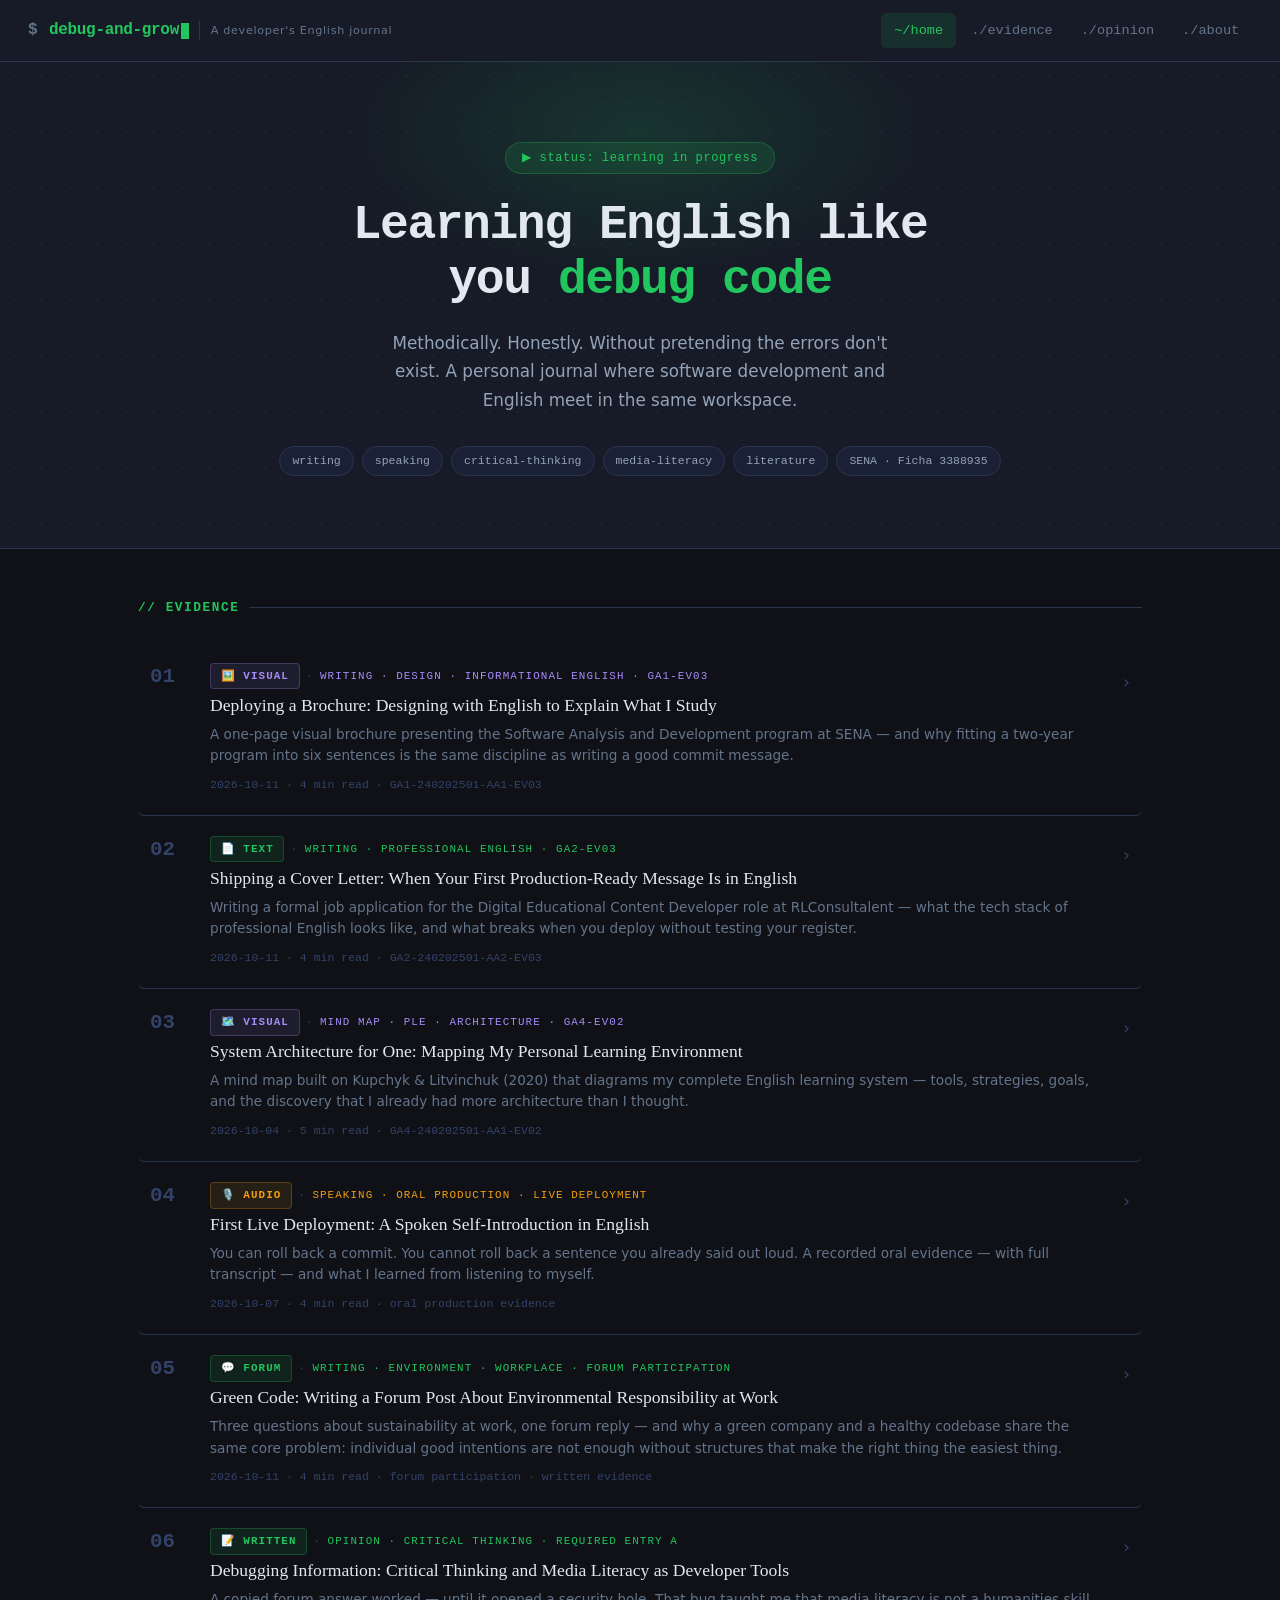
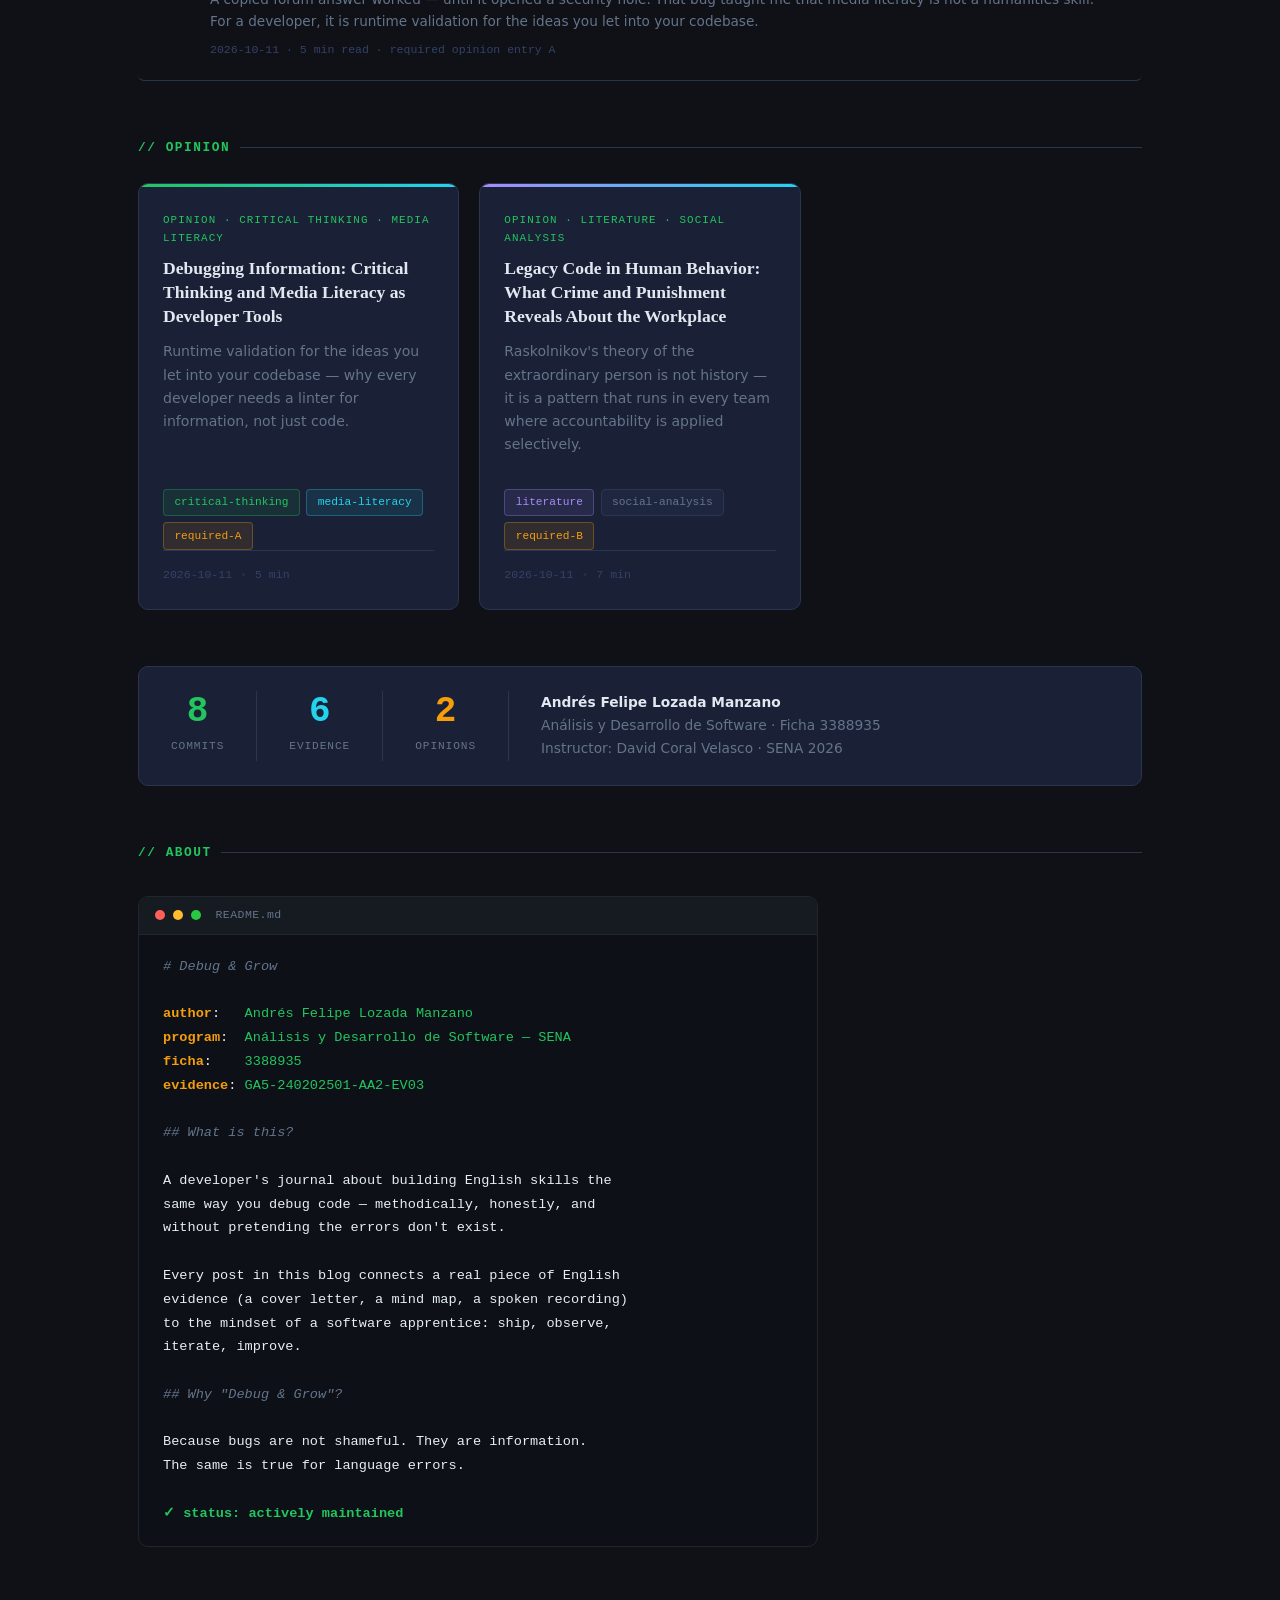
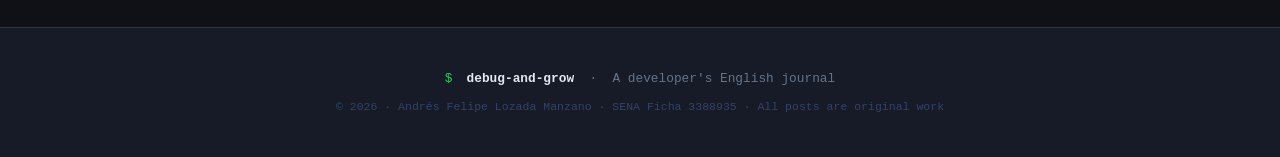
<file: index.html>
<!DOCTYPE html>
<html lang="en">
<head>
  <meta charset="UTF-8" />
  <meta name="viewport" content="width=device-width, initial-scale=1.0" />
  <title>Debug &amp; Grow — A Developer's English Journal</title>
  <meta name="description" content="A developer's journal about building English skills the same way you debug code: methodically, honestly, and without pretending the errors don't exist." />
  <link rel="stylesheet" href="css/style.css" />
</head>
<body>

  <!-- HEADER -->
  <header class="site-header">
    <a href="index.html" class="site-logo" aria-label="Debug and Grow home">
      <span class="site-logo-prompt">
        <span class="prompt-symbol">$</span> debug-and-grow<span class="cursor" aria-hidden="true"></span>
      </span>
      <span class="site-logo-sub">A developer's English journal</span>
    </a>
    <nav class="site-nav" aria-label="Main navigation">
      <a href="index.html" class="active">~/home</a>
      <a href="#evidence">./evidence</a>
      <a href="#opinion">./opinion</a>
      <a href="#about">./about</a>
    </nav>
  </header>

  <!-- HERO -->
  <section class="hero" aria-label="Blog introduction">
    <div class="hero-inner">
      <div class="hero-eyebrow" aria-hidden="true">
        <span>▶</span> status: learning in progress
      </div>
      <h1>Learning English like<br>you <span class="hl">debug code</span></h1>
      <p class="hero-sub">
        Methodically. Honestly. Without pretending the errors don't exist.
        A personal journal where software development and English meet in the same workspace.
      </p>
      <div class="hero-tags" aria-label="Topics">
        <span class="hero-tag">writing</span>
        <span class="hero-tag">speaking</span>
        <span class="hero-tag">critical-thinking</span>
        <span class="hero-tag">media-literacy</span>
        <span class="hero-tag">literature</span>
        <span class="hero-tag">SENA · Ficha 3388935</span>
      </div>
    </div>
  </section>

  <!-- MAIN -->
  <main class="page-wrapper">

    <!-- ── EVIDENCE POSTS ─────────────────────────────────── -->
    <section aria-labelledby="evidence-heading" id="evidence">
      <h2 class="section-title" id="evidence-heading">
        <span>// evidence</span>
      </h2>

      <div class="post-index" role="list">

        <a href="posts/brochure-ga1-ev03.html" class="post-index-item" role="listitem">
          <span class="post-index-num" aria-hidden="true">01</span>
          <div class="post-index-content">
            <p class="post-index-cat">
              <span class="evidence-badge visual">🖼️ visual</span>
              <span style="color:var(--text-faint);">·</span>
              <span style="color:var(--purple);">writing · design · informational English · GA1-EV03</span>
            </p>
            <p class="post-index-title">Deploying a Brochure: Designing with English to Explain What I Study</p>
            <p class="post-index-excerpt">
              A one-page visual brochure presenting the Software Analysis and Development program
              at SENA — and why fitting a two-year program into six sentences is the same discipline
              as writing a good commit message.
            </p>
            <p class="post-index-meta">2026-10-11 · 4 min read · GA1-240202501-AA1-EV03</p>
          </div>
          <span class="post-index-arrow" aria-hidden="true">›</span>
        </a>

        <a href="posts/cover-letter-ga2-ev03.html" class="post-index-item" role="listitem">
          <span class="post-index-num" aria-hidden="true">02</span>
          <div class="post-index-content">
            <p class="post-index-cat">
              <span class="evidence-badge text">📄 text</span>
              <span style="color:var(--text-faint);">·</span>
              <span style="color:var(--green);">writing · professional English · GA2-EV03</span>
            </p>
            <p class="post-index-title">Shipping a Cover Letter: When Your First Production-Ready Message Is in English</p>
            <p class="post-index-excerpt">
              Writing a formal job application for the Digital Educational Content Developer role at
              RLConsultalent — what the tech stack of professional English looks like, and what breaks
              when you deploy without testing your register.
            </p>
            <p class="post-index-meta">2026-10-11 · 4 min read · GA2-240202501-AA2-EV03</p>
          </div>
          <span class="post-index-arrow" aria-hidden="true">›</span>
        </a>

        <a href="posts/mind-map-ple-ga4-ev02.html" class="post-index-item" role="listitem">
          <span class="post-index-num" aria-hidden="true">03</span>
          <div class="post-index-content">
            <p class="post-index-cat">
              <span class="evidence-badge visual">🗺️ visual</span>
              <span style="color:var(--text-faint);">·</span>
              <span style="color:var(--purple);">mind map · PLE · architecture · GA4-EV02</span>
            </p>
            <p class="post-index-title">System Architecture for One: Mapping My Personal Learning Environment</p>
            <p class="post-index-excerpt">
              A mind map built on Kupchyk &amp; Litvinchuk (2020) that diagrams my complete English
              learning system — tools, strategies, goals, and the discovery that I already had more
              architecture than I thought.
            </p>
            <p class="post-index-meta">2026-10-04 · 5 min read · GA4-240202501-AA1-EV02</p>
          </div>
          <span class="post-index-arrow" aria-hidden="true">›</span>
        </a>

        <a href="posts/spoken-self-introduction.html" class="post-index-item" role="listitem">
          <span class="post-index-num" aria-hidden="true">04</span>
          <div class="post-index-content">
            <p class="post-index-cat">
              <span class="evidence-badge audio">🎙️ audio</span>
              <span style="color:var(--text-faint);">·</span>
              <span style="color:var(--amber);">speaking · oral production · live deployment</span>
            </p>
            <p class="post-index-title">First Live Deployment: A Spoken Self-Introduction in English</p>
            <p class="post-index-excerpt">
              You can roll back a commit. You cannot roll back a sentence you already said out loud.
              A recorded oral evidence — with full transcript — and what I learned from listening to myself.
            </p>
            <p class="post-index-meta">2026-10-07 · 4 min read · oral production evidence</p>
          </div>
          <span class="post-index-arrow" aria-hidden="true">›</span>
        </a>

        <a href="posts/forum-green-workplace.html" class="post-index-item" role="listitem">
          <span class="post-index-num" aria-hidden="true">05</span>
          <div class="post-index-content">
            <p class="post-index-cat">
              <span class="evidence-badge text">💬 forum</span>
              <span style="color:var(--text-faint);">·</span>
              <span style="color:var(--green);">writing · environment · workplace · forum participation</span>
            </p>
            <p class="post-index-title">Green Code: Writing a Forum Post About Environmental Responsibility at Work</p>
            <p class="post-index-excerpt">
              Three questions about sustainability at work, one forum reply — and why a green company
              and a healthy codebase share the same core problem: individual good intentions are
              not enough without structures that make the right thing the easiest thing.
            </p>
            <p class="post-index-meta">2026-10-11 · 4 min read · forum participation · written evidence</p>
          </div>
          <span class="post-index-arrow" aria-hidden="true">›</span>
        </a>

        <a href="posts/critical-thinking-media-literacy.html" class="post-index-item" role="listitem">
          <span class="post-index-num" aria-hidden="true">06</span>
          <div class="post-index-content">
            <p class="post-index-cat">
              <span class="evidence-badge text">📝 written</span>
              <span style="color:var(--text-faint);">·</span>
              <span style="color:var(--green);">opinion · critical thinking · required entry A</span>
            </p>
            <p class="post-index-title">Debugging Information: Critical Thinking and Media Literacy as Developer Tools</p>
            <p class="post-index-excerpt">
              A copied forum answer worked — until it opened a security hole. That bug taught me
              that media literacy is not a humanities skill. For a developer, it is runtime validation
              for the ideas you let into your codebase.
            </p>
            <p class="post-index-meta">2026-10-11 · 5 min read · required opinion entry A</p>
          </div>
          <span class="post-index-arrow" aria-hidden="true">›</span>
        </a>

      </div>
    </section>

    <!-- ── OPINION POSTS ──────────────────────────────────── -->
    <section aria-labelledby="opinion-heading" style="margin-top:3.5rem;" id="opinion">
      <h2 class="section-title" id="opinion-heading">
        <span>// opinion</span>
      </h2>

      <div class="post-grid">

        <article class="post-card">
          <div class="post-card-stripe stripe-green" aria-hidden="true"></div>
          <div class="post-card-body">
            <p class="post-card-category">opinion · critical thinking · media literacy</p>
            <h2>
              <a href="posts/critical-thinking-media-literacy.html">
                Debugging Information: Critical Thinking and Media Literacy as Developer Tools
              </a>
            </h2>
            <p class="post-card-excerpt">
              Runtime validation for the ideas you let into your codebase —
              why every developer needs a linter for information, not just code.
            </p>
            <div class="tag-list">
              <span class="tag green">critical-thinking</span>
              <span class="tag cyan">media-literacy</span>
              <span class="tag amber">required-A</span>
            </div>
            <div class="post-card-meta">
              <time datetime="2026-10-11">2026-10-11</time>
              <span class="dot">•</span>
              <span>5 min</span>
            </div>
          </div>
        </article>

        <article class="post-card">
          <div class="post-card-stripe stripe-purple" aria-hidden="true"></div>
          <div class="post-card-body">
            <p class="post-card-category">opinion · literature · social analysis</p>
            <h2>
              <a href="posts/crime-and-punishment-opinion.html">
                Legacy Code in Human Behavior: What Crime and Punishment Reveals About the Workplace
              </a>
            </h2>
            <p class="post-card-excerpt">
              Raskolnikov's theory of the extraordinary person is not history —
              it is a pattern that runs in every team where accountability is
              applied selectively.
            </p>
            <div class="tag-list">
              <span class="tag purple">literature</span>
              <span class="tag">social-analysis</span>
              <span class="tag amber">required-B</span>
            </div>
            <div class="post-card-meta">
              <time datetime="2026-10-11">2026-10-11</time>
              <span class="dot">•</span>
              <span>7 min</span>
            </div>
          </div>
        </article>

      </div>
    </section>

    <!-- ── SUMMARY ────────────────────────────────────────── -->
    <section aria-label="Blog summary" style="margin-top:3.5rem;">
      <div class="summary-widget">
        <div class="summary-stat">
          <span class="summary-stat-num" style="color:var(--green);">8</span>
          <span class="summary-stat-label">commits</span>
        </div>
        <div class="summary-divider"></div>
        <div class="summary-stat">
          <span class="summary-stat-num" style="color:var(--cyan);">6</span>
          <span class="summary-stat-label">evidence</span>
        </div>
        <div class="summary-divider"></div>
        <div class="summary-stat">
          <span class="summary-stat-num" style="color:var(--amber);">2</span>
          <span class="summary-stat-label">opinions</span>
        </div>
        <div class="summary-divider"></div>
        <div class="summary-info">
          <strong style="color:var(--text);">Andrés Felipe Lozada Manzano</strong><br>
          Análisis y Desarrollo de Software · Ficha 3388935<br>
          Instructor: David Coral Velasco · SENA 2026
        </div>
      </div>
    </section>

    <!-- ── ABOUT ──────────────────────────────────────────── -->
    <section id="about" aria-labelledby="about-heading" style="margin-top:3.5rem;">
      <h2 class="section-title" id="about-heading"><span>// about</span></h2>
      <div class="terminal-block" style="max-width:680px;">
        <div class="terminal-bar">
          <span class="terminal-dot dot-red"></span>
          <span class="terminal-dot dot-yellow"></span>
          <span class="terminal-dot dot-green"></span>
          <span class="terminal-title">README.md</span>
        </div>
        <div class="terminal-body"><span class="t-comment"># Debug &amp; Grow</span>

<span class="t-key">author</span>:   <span class="t-value">Andrés Felipe Lozada Manzano</span>
<span class="t-key">program</span>:  <span class="t-value">Análisis y Desarrollo de Software — SENA</span>
<span class="t-key">ficha</span>:    <span class="t-value">3388935</span>
<span class="t-key">evidence</span>: <span class="t-value">GA5-240202501-AA2-EV03</span>

<span class="t-comment">## What is this?</span>

A developer's journal about building English skills the
same way you debug code — methodically, honestly, and
without pretending the errors don't exist.

Every post in this blog connects a real piece of English
evidence (a cover letter, a mind map, a spoken recording)
to the mindset of a software apprentice: ship, observe,
iterate, improve.

<span class="t-comment">## Why "Debug &amp; Grow"?</span>

Because bugs are not shameful. They are information.
The same is true for language errors.

<span class="t-success">✓ status: actively maintained</span></div>
      </div>
    </section>

  </main>

  <!-- FOOTER -->
  <footer class="site-footer">
    <p>
      <span class="footer-prompt">$</span>
      <strong>debug-and-grow</strong> &nbsp;·&nbsp; A developer's English journal
    </p>
    <p style="margin-top:0.5rem;font-size:0.72rem;color:var(--text-faint);">
      © 2026 · Andrés Felipe Lozada Manzano · SENA Ficha 3388935 · All posts are original work
    </p>
  </footer>

</body>
</html>
</file>
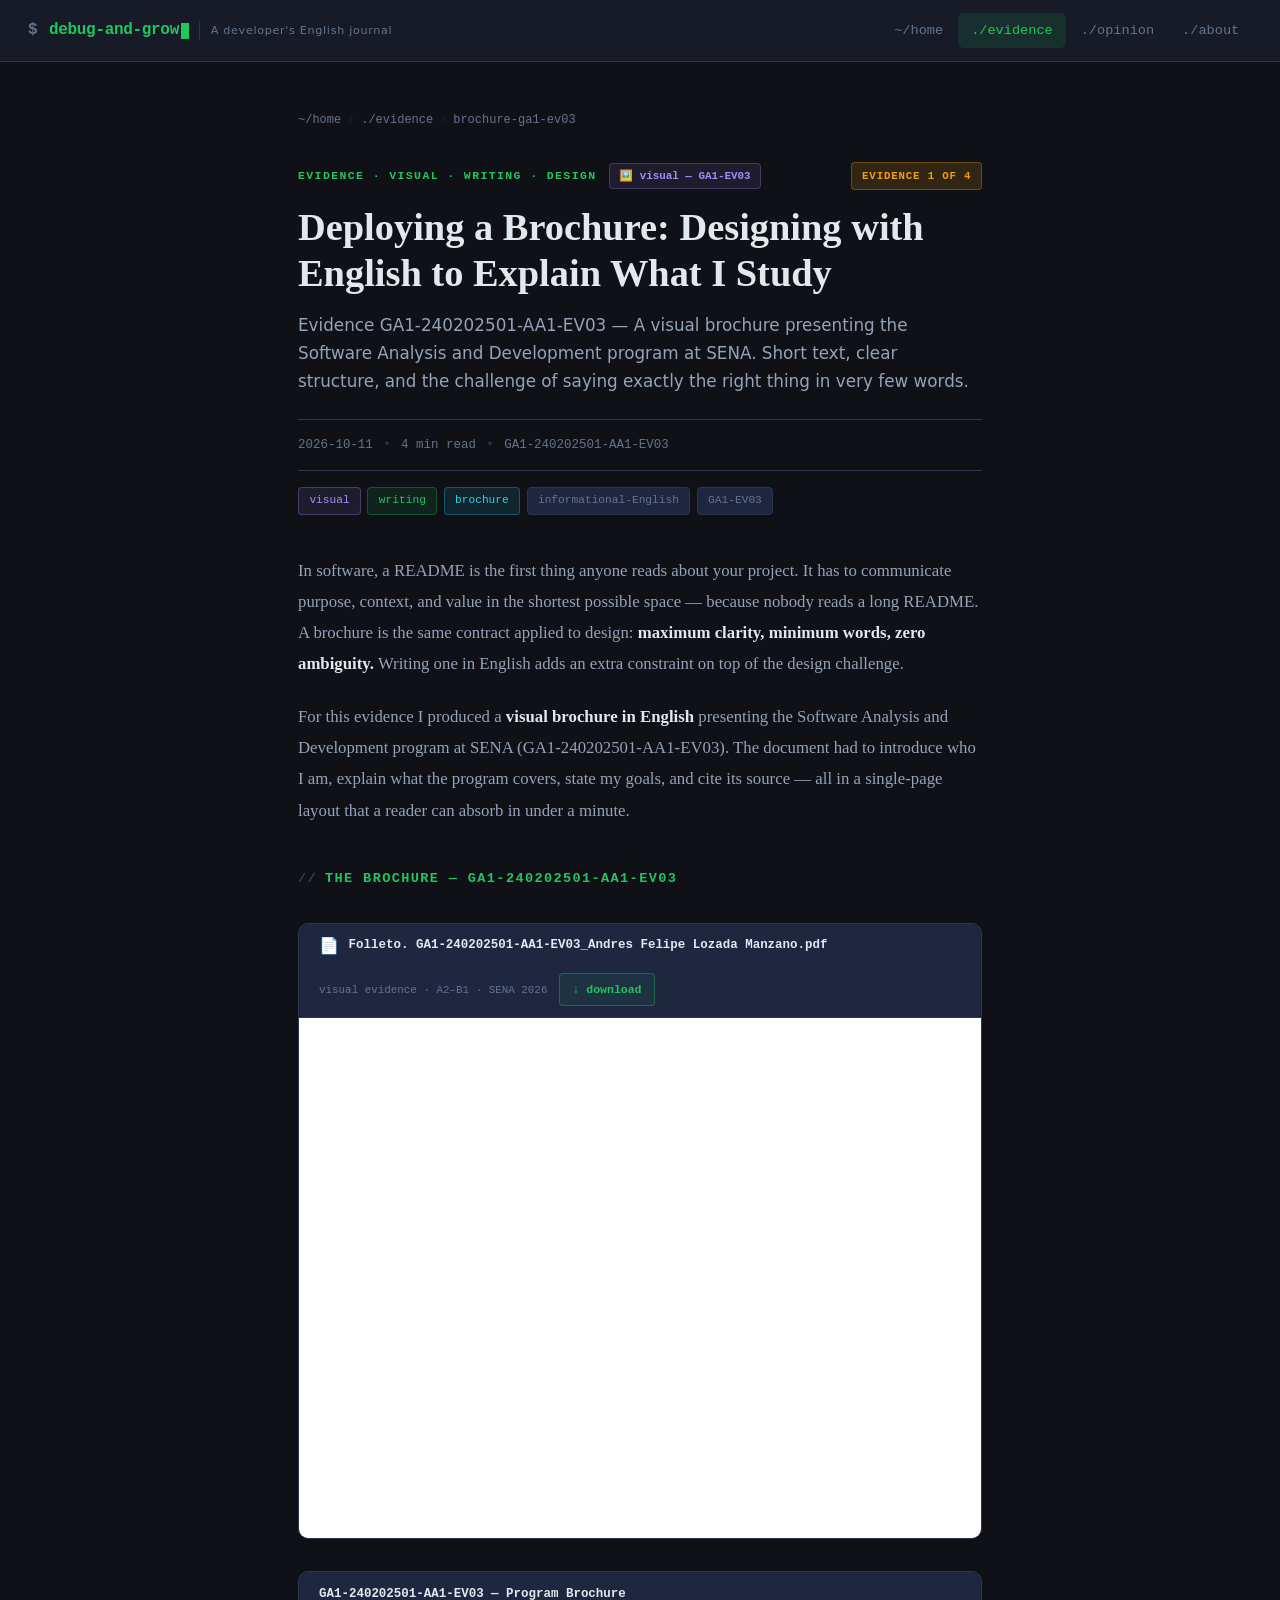
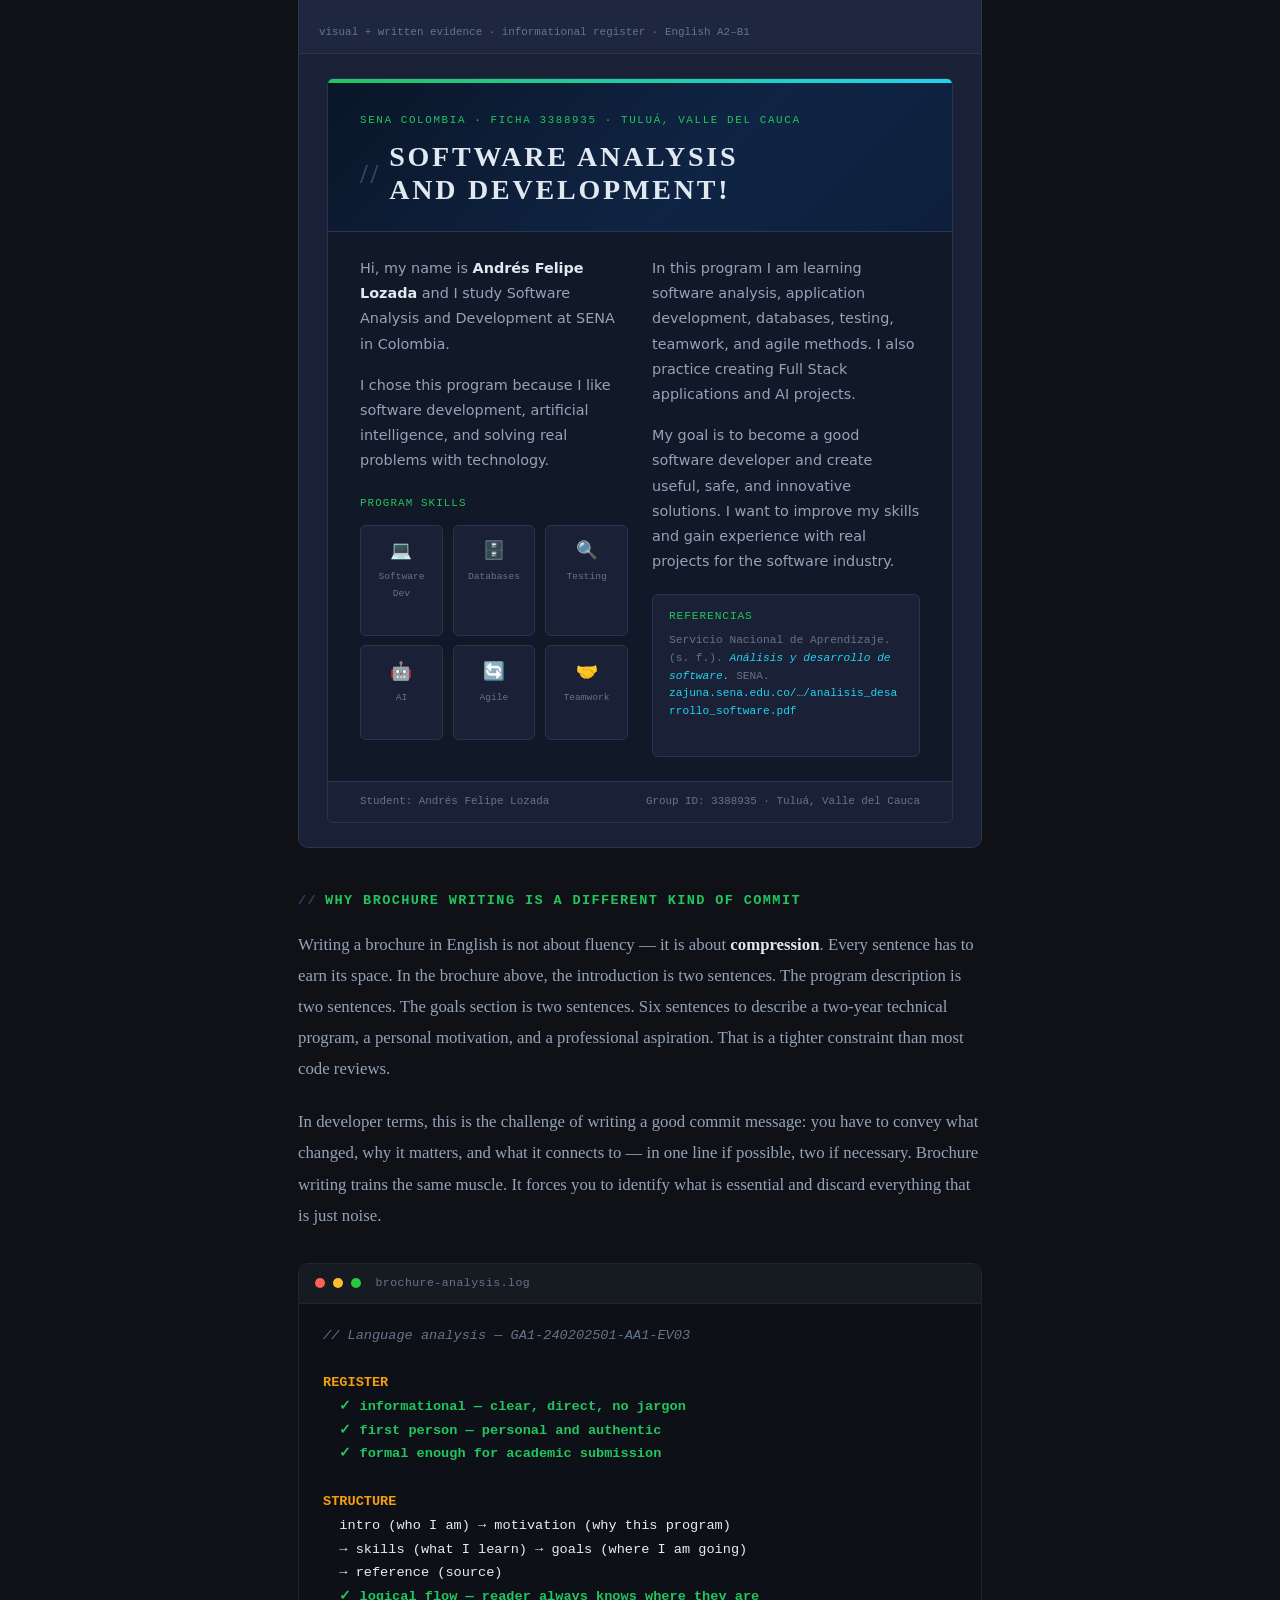
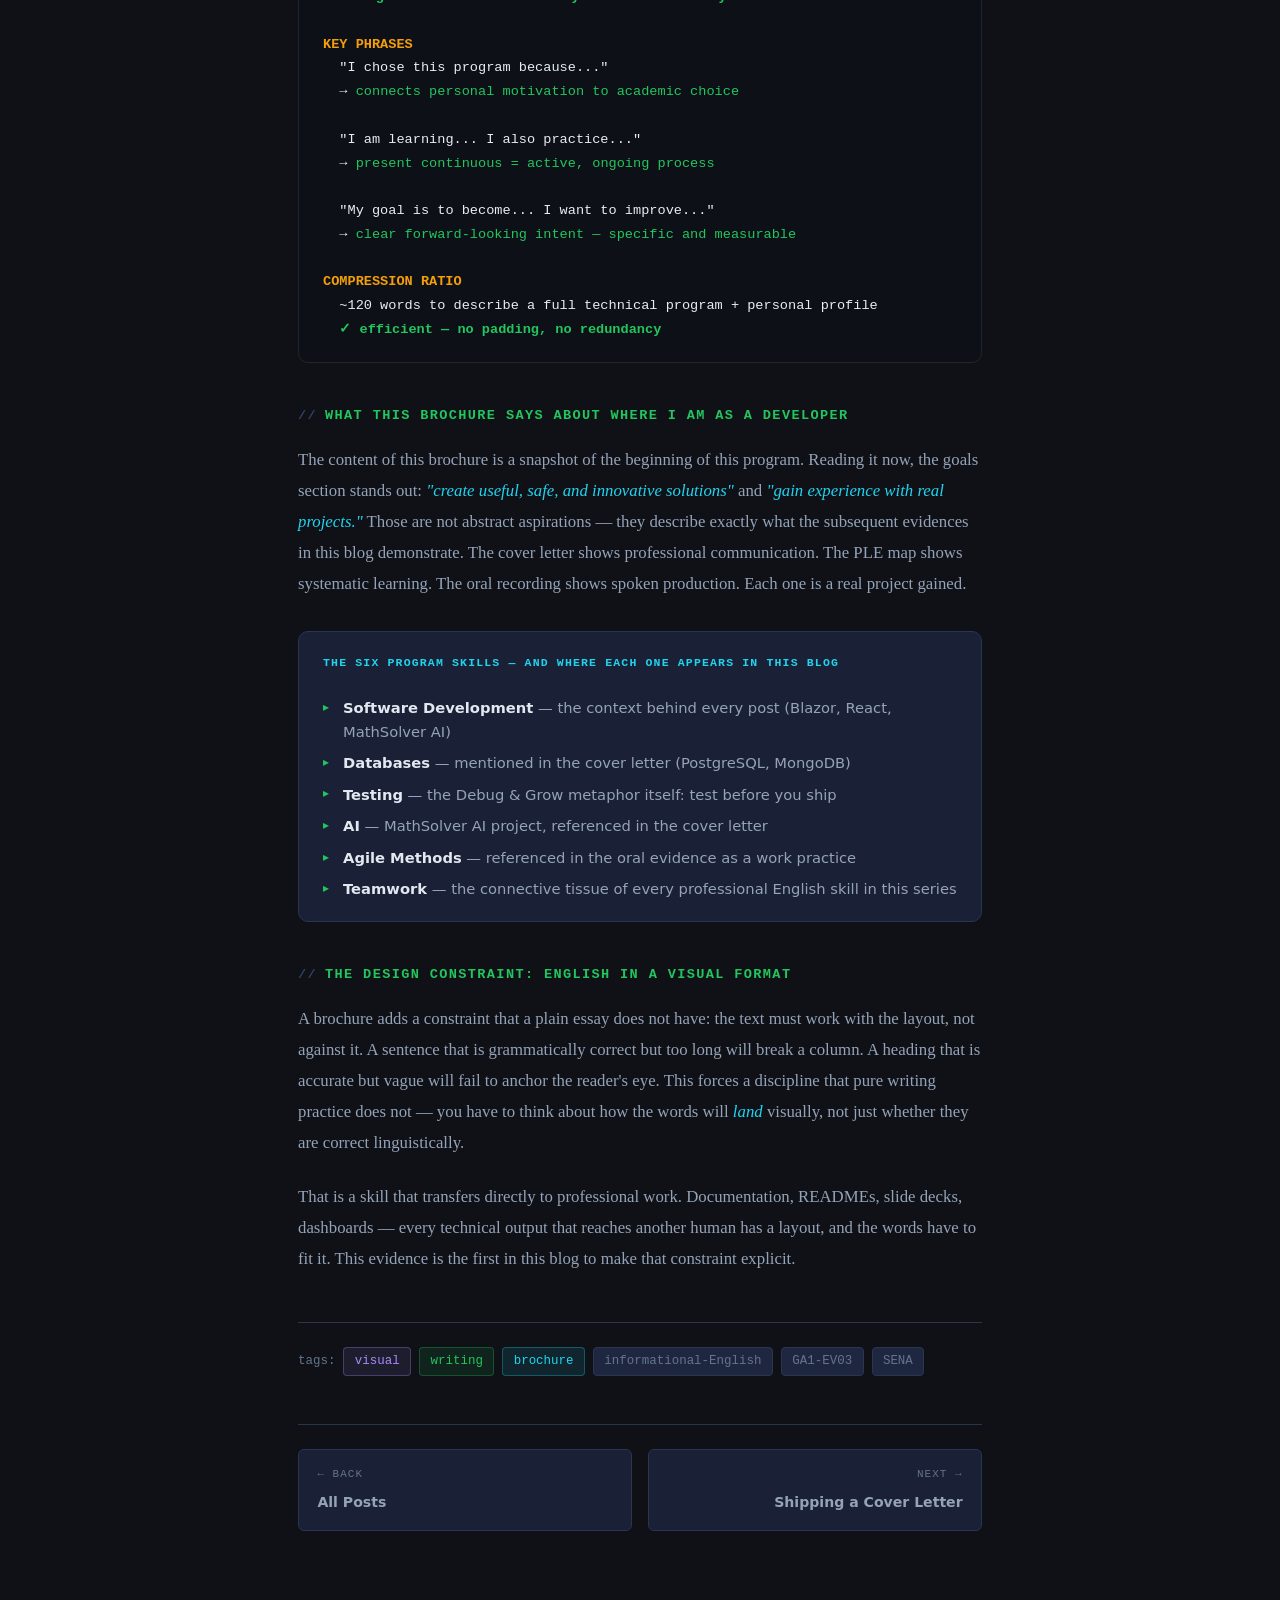
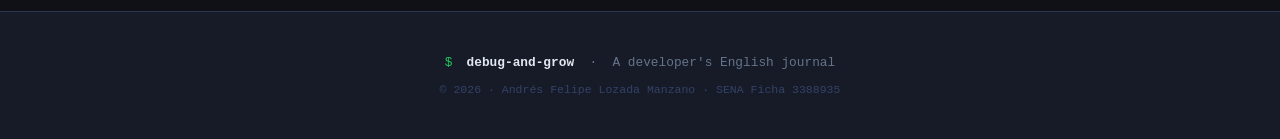
<file: posts/brochure-ga1-ev03.html>
<!DOCTYPE html>
<html lang="en">
<head>
  <meta charset="UTF-8" />
  <meta name="viewport" content="width=device-width, initial-scale=1.0" />
  <title>Deploying a Brochure: Designing with English — Debug &amp; Grow</title>
  <link rel="stylesheet" href="../css/style.css" />
</head>
<body>

  <header class="site-header">
    <a href="../index.html" class="site-logo" aria-label="Debug and Grow home">
      <span class="site-logo-prompt">
        <span class="prompt-symbol">$</span> debug-and-grow<span class="cursor" aria-hidden="true"></span>
      </span>
      <span class="site-logo-sub">A developer's English journal</span>
    </a>
    <nav class="site-nav" aria-label="Main navigation">
      <a href="../index.html">~/home</a>
      <a href="../index.html#evidence" class="active">./evidence</a>
      <a href="../index.html#opinion">./opinion</a>
      <a href="../index.html#about">./about</a>
    </nav>
  </header>

  <main>
    <div class="article-wrapper">

      <nav class="breadcrumb" aria-label="Breadcrumb">
        <a href="../index.html">~/home</a>
        <span class="sep">›</span>
        <a href="../index.html#evidence">./evidence</a>
        <span class="sep">›</span>
        <span>brochure-ga1-ev03</span>
      </nav>

      <header class="article-header">
        <div style="display:flex;align-items:center;gap:0.75rem;margin-bottom:0.9rem;flex-wrap:wrap;">
          <p class="article-category" style="margin:0;">evidence · visual · writing · design</p>
          <span class="evidence-badge visual">🖼️ visual — GA1-EV03</span>
          <span class="required-badge">Evidence 1 of 4</span>
        </div>

        <h1 class="article-title">
          Deploying a Brochure: Designing with English to Explain What I Study
        </h1>

        <p class="article-subtitle">
          Evidence GA1-240202501-AA1-EV03 — A visual brochure presenting the Software
          Analysis and Development program at SENA. Short text, clear structure, and
          the challenge of saying exactly the right thing in very few words.
        </p>

        <div class="article-meta">
          <time datetime="2026-10-11">2026-10-11</time>
          <span class="dot">•</span>
          <span>4 min read</span>
          <span class="dot">•</span>
          <span>GA1-240202501-AA1-EV03</span>
        </div>

        <div class="tag-list" style="margin-top:1rem;">
          <span class="tag purple">visual</span>
          <span class="tag green">writing</span>
          <span class="tag cyan">brochure</span>
          <span class="tag">informational-English</span>
          <span class="tag">GA1-EV03</span>
        </div>
      </header>

      <article class="article-body">

        <p>
          In software, a README is the first thing anyone reads about your project.
          It has to communicate purpose, context, and value in the shortest possible
          space — because nobody reads a long README. A brochure is the same contract
          applied to design: <strong>maximum clarity, minimum words, zero ambiguity.</strong>
          Writing one in English adds an extra constraint on top of the design challenge.
        </p>

        <p>
          For this evidence I produced a <strong>visual brochure in English</strong>
          presenting the Software Analysis and Development program at SENA
          (GA1-240202501-AA1-EV03). The document had to introduce who I am, explain
          what the program covers, state my goals, and cite its source — all in a
          single-page layout that a reader can absorb in under a minute.
        </p>

        <h2>The brochure — GA1-240202501-AA1-EV03</h2>

        <div class="pdf-embed-wrapper">
          <div class="pdf-embed-bar">
            <div class="pdf-embed-bar-left">
              <span class="pdf-embed-icon">📄</span>
              <span class="pdf-embed-filename">Folleto. GA1-240202501-AA1-EV03_Andres Felipe Lozada Manzano.pdf</span>
            </div>
            <div style="display:flex;align-items:center;gap:0.75rem;flex-wrap:wrap;">
              <span class="pdf-embed-meta">visual evidence · A2–B1 · SENA 2026</span>
              <a class="pdf-download-btn"
                 href="../assets/Folleto. GA1-240202501-AA1-EV03_Andres Felipe Lozada Manzano.pdf"
                 download
                 aria-label="Download brochure PDF">
                ↓ download
              </a>
            </div>
          </div>
          <iframe
            class="pdf-embed-frame"
            src="../assets/Folleto. GA1-240202501-AA1-EV03_Andres Felipe Lozada Manzano.pdf"
            title="GA1-240202501-AA1-EV03 — Program Brochure PDF"
            aria-label="Embedded PDF: program brochure evidence GA1-EV03">
          </iframe>
        </div>

        <div class="evidence-box">
          <div class="evidence-box-header">
            <span class="evidence-box-title">GA1-240202501-AA1-EV03 — Program Brochure</span>
            <span class="evidence-box-label">visual + written evidence · informational register · English A2–B1</span>
          </div>
          <div class="evidence-box-body">

            <!-- Brochure replica -->
            <div style="
              border: 1px solid var(--border);
              border-radius: var(--radius);
              overflow: hidden;
              font-family: var(--sans);
              background: #111827;
            ">
              <!-- Top accent bar -->
              <div style="height:4px;background:linear-gradient(90deg,var(--green),var(--cyan));"></div>

              <!-- Header -->
              <div style="
                background: linear-gradient(135deg,#0a1628 0%,#0f2444 60%,#0d1f3c 100%);
                padding: 1.75rem 2rem 1.5rem;
                border-bottom: 1px solid var(--border);
              ">
                <p style="
                  font-family:var(--mono);font-size:0.68rem;
                  color:var(--green);text-transform:uppercase;
                  letter-spacing:0.15em;margin-bottom:0.6rem;
                ">SENA Colombia · Ficha 3388935 · Tuluá, Valle del Cauca</p>
                <h2 style="
                  font-family:var(--serif);font-size:1.75rem;
                  color:#e2e8f0;line-height:1.2;margin:0;
                ">Software Analysis<br>and Development!</h2>
              </div>

              <!-- Body -->
              <div style="padding:1.5rem 2rem;display:grid;grid-template-columns:1fr 1fr;gap:1.5rem;">

                <!-- Left column -->
                <div>
                  <p style="color:var(--text-soft);font-size:0.9rem;line-height:1.75;margin-bottom:1rem;">
                    Hi, my name is <strong style="color:var(--text);">Andrés Felipe Lozada</strong>
                    and I study Software Analysis and Development at SENA in Colombia.
                  </p>
                  <p style="color:var(--text-soft);font-size:0.9rem;line-height:1.75;margin-bottom:1.25rem;">
                    I chose this program because I like software development,
                    artificial intelligence, and solving real problems with technology.
                  </p>

                  <!-- Skills grid -->
                  <p style="
                    font-family:var(--mono);font-size:0.68rem;
                    color:var(--green);text-transform:uppercase;
                    letter-spacing:0.1em;margin-bottom:0.75rem;
                  ">Program skills</p>
                  <div style="display:grid;grid-template-columns:1fr 1fr 1fr;gap:0.6rem;text-align:center;">
                    <div style="background:var(--surface);border:1px solid var(--border);border-radius:var(--radius);padding:0.6rem 0.4rem;">
                      <div style="font-size:1.1rem;margin-bottom:0.2rem;">💻</div>
                      <p style="font-family:var(--mono);font-size:0.6rem;color:var(--text-muted);">Software Dev</p>
                    </div>
                    <div style="background:var(--surface);border:1px solid var(--border);border-radius:var(--radius);padding:0.6rem 0.4rem;">
                      <div style="font-size:1.1rem;margin-bottom:0.2rem;">🗄️</div>
                      <p style="font-family:var(--mono);font-size:0.6rem;color:var(--text-muted);">Databases</p>
                    </div>
                    <div style="background:var(--surface);border:1px solid var(--border);border-radius:var(--radius);padding:0.6rem 0.4rem;">
                      <div style="font-size:1.1rem;margin-bottom:0.2rem;">🔍</div>
                      <p style="font-family:var(--mono);font-size:0.6rem;color:var(--text-muted);">Testing</p>
                    </div>
                    <div style="background:var(--surface);border:1px solid var(--border);border-radius:var(--radius);padding:0.6rem 0.4rem;">
                      <div style="font-size:1.1rem;margin-bottom:0.2rem;">🤖</div>
                      <p style="font-family:var(--mono);font-size:0.6rem;color:var(--text-muted);">AI</p>
                    </div>
                    <div style="background:var(--surface);border:1px solid var(--border);border-radius:var(--radius);padding:0.6rem 0.4rem;">
                      <div style="font-size:1.1rem;margin-bottom:0.2rem;">🔄</div>
                      <p style="font-family:var(--mono);font-size:0.6rem;color:var(--text-muted);">Agile</p>
                    </div>
                    <div style="background:var(--surface);border:1px solid var(--border);border-radius:var(--radius);padding:0.6rem 0.4rem;">
                      <div style="font-size:1.1rem;margin-bottom:0.2rem;">🤝</div>
                      <p style="font-family:var(--mono);font-size:0.6rem;color:var(--text-muted);">Teamwork</p>
                    </div>
                  </div>
                </div>

                <!-- Right column -->
                <div>
                  <p style="color:var(--text-soft);font-size:0.9rem;line-height:1.75;margin-bottom:1rem;">
                    In this program I am learning software analysis, application development,
                    databases, testing, teamwork, and agile methods. I also practice
                    creating Full Stack applications and AI projects.
                  </p>
                  <p style="color:var(--text-soft);font-size:0.9rem;line-height:1.75;margin-bottom:1.25rem;">
                    My goal is to become a good software developer and create useful, safe,
                    and innovative solutions. I want to improve my skills and gain experience
                    with real projects for the software industry.
                  </p>

                  <!-- Reference -->
                  <div style="
                    background:var(--surface);border:1px solid var(--border);
                    border-radius:var(--radius);padding:0.75rem 1rem;
                    font-family:var(--mono);font-size:0.7rem;
                  ">
                    <p style="color:var(--green);margin-bottom:0.3rem;text-transform:uppercase;letter-spacing:0.08em;">Referencias</p>
                    <p style="color:var(--text-muted);line-height:1.6;">
                      Servicio Nacional de Aprendizaje. (s. f.).
                      <em>Análisis y desarrollo de software.</em> SENA.<br>
                      <a href="https://zajuna.sena.edu.co/pdfs/titulada/tecnologias/analisis_desarrollo_software.pdf"
                         style="color:var(--cyan);word-break:break-all;"
                         target="_blank" rel="noopener">
                        zajuna.sena.edu.co/…/analisis_desarrollo_software.pdf
                      </a>
                    </p>
                  </div>
                </div>

              </div>

              <!-- Footer bar -->
              <div style="
                background:var(--surface);border-top:1px solid var(--border);
                padding:0.65rem 2rem;
                font-family:var(--mono);font-size:0.68rem;color:var(--text-muted);
                display:flex;justify-content:space-between;flex-wrap:wrap;gap:0.5rem;
              ">
                <span>Student: Andrés Felipe Lozada</span>
                <span>Group ID: 3388935 · Tuluá, Valle del Cauca</span>
              </div>
            </div>
            <!-- end brochure replica -->

          </div>
        </div>

        <h2>Why brochure writing is a different kind of commit</h2>

        <p>
          Writing a brochure in English is not about fluency — it is about
          <strong>compression</strong>. Every sentence has to earn its space.
          In the brochure above, the introduction is two sentences. The program
          description is two sentences. The goals section is two sentences.
          Six sentences to describe a two-year technical program, a personal
          motivation, and a professional aspiration. That is a tighter constraint
          than most code reviews.
        </p>

        <p>
          In developer terms, this is the challenge of writing a good commit message:
          you have to convey what changed, why it matters, and what it connects to —
          in one line if possible, two if necessary. Brochure writing trains the same
          muscle. It forces you to identify what is essential and discard everything
          that is just noise.
        </p>

        <div class="terminal-block">
          <div class="terminal-bar">
            <span class="terminal-dot dot-red"></span>
            <span class="terminal-dot dot-yellow"></span>
            <span class="terminal-dot dot-green"></span>
            <span class="terminal-title">brochure-analysis.log</span>
          </div>
          <div class="terminal-body"><span class="t-comment">// Language analysis — GA1-240202501-AA1-EV03</span>

<span class="t-key">REGISTER</span>
  <span class="t-success">✓ informational — clear, direct, no jargon</span>
  <span class="t-success">✓ first person — personal and authentic</span>
  <span class="t-success">✓ formal enough for academic submission</span>

<span class="t-key">STRUCTURE</span>
  intro (who I am) → motivation (why this program)
  → skills (what I learn) → goals (where I am going)
  → reference (source)
  <span class="t-success">✓ logical flow — reader always knows where they are</span>

<span class="t-key">KEY PHRASES</span>
  "I chose this program because..."
  → <span class="t-value">connects personal motivation to academic choice</span>

  "I am learning... I also practice..."
  → <span class="t-value">present continuous = active, ongoing process</span>

  "My goal is to become... I want to improve..."
  → <span class="t-value">clear forward-looking intent — specific and measurable</span>

<span class="t-key">COMPRESSION RATIO</span>
  ~120 words to describe a full technical program + personal profile
  <span class="t-success">✓ efficient — no padding, no redundancy</span></div>
        </div>

        <h2>What this brochure says about where I am as a developer</h2>

        <p>
          The content of this brochure is a snapshot of the beginning of this program.
          Reading it now, the goals section stands out: <em>"create useful, safe, and
          innovative solutions"</em> and <em>"gain experience with real projects."</em>
          Those are not abstract aspirations — they describe exactly what the subsequent
          evidences in this blog demonstrate. The cover letter shows professional
          communication. The PLE map shows systematic learning. The oral recording shows
          spoken production. Each one is a real project gained.
        </p>

        <div class="callout">
          <p class="callout-title">The six program skills — and where each one appears in this blog</p>
          <ul>
            <li><strong>Software Development</strong> — the context behind every post (Blazor, React, MathSolver AI)</li>
            <li><strong>Databases</strong> — mentioned in the cover letter (PostgreSQL, MongoDB)</li>
            <li><strong>Testing</strong> — the Debug &amp; Grow metaphor itself: test before you ship</li>
            <li><strong>AI</strong> — MathSolver AI project, referenced in the cover letter</li>
            <li><strong>Agile Methods</strong> — referenced in the oral evidence as a work practice</li>
            <li><strong>Teamwork</strong> — the connective tissue of every professional English skill in this series</li>
          </ul>
        </div>

        <h2>The design constraint: English in a visual format</h2>

        <p>
          A brochure adds a constraint that a plain essay does not have: the text must
          work with the layout, not against it. A sentence that is grammatically correct
          but too long will break a column. A heading that is accurate but vague will
          fail to anchor the reader's eye. This forces a discipline that pure writing
          practice does not — you have to think about how the words will <em>land</em>
          visually, not just whether they are correct linguistically.
        </p>

        <p>
          That is a skill that transfers directly to professional work. Documentation,
          READMEs, slide decks, dashboards — every technical output that reaches another
          human has a layout, and the words have to fit it. This evidence is the first
          in this blog to make that constraint explicit.
        </p>

      </article>

      <div class="article-tags">
        <span>tags:</span>
        <span class="tag purple">visual</span>
        <span class="tag green">writing</span>
        <span class="tag cyan">brochure</span>
        <span class="tag">informational-English</span>
        <span class="tag">GA1-EV03</span>
        <span class="tag">SENA</span>
      </div>

      <nav class="post-nav" aria-label="Post navigation">
        <a href="../index.html" class="post-nav-item">
          <span class="post-nav-dir">← back</span>
          <span class="post-nav-title">All Posts</span>
        </a>
        <a href="cover-letter-ga2-ev03.html" class="post-nav-item next">
          <span class="post-nav-dir">next →</span>
          <span class="post-nav-title">Shipping a Cover Letter</span>
        </a>
      </nav>

    </div>
  </main>

  <footer class="site-footer">
    <p><span class="footer-prompt">$</span> <strong>debug-and-grow</strong> &nbsp;·&nbsp; A developer's English journal</p>
    <p style="margin-top:0.4rem;font-size:0.72rem;color:var(--text-faint);">© 2026 · Andrés Felipe Lozada Manzano · SENA Ficha 3388935</p>
  </footer>

</body>
</html>
</file>
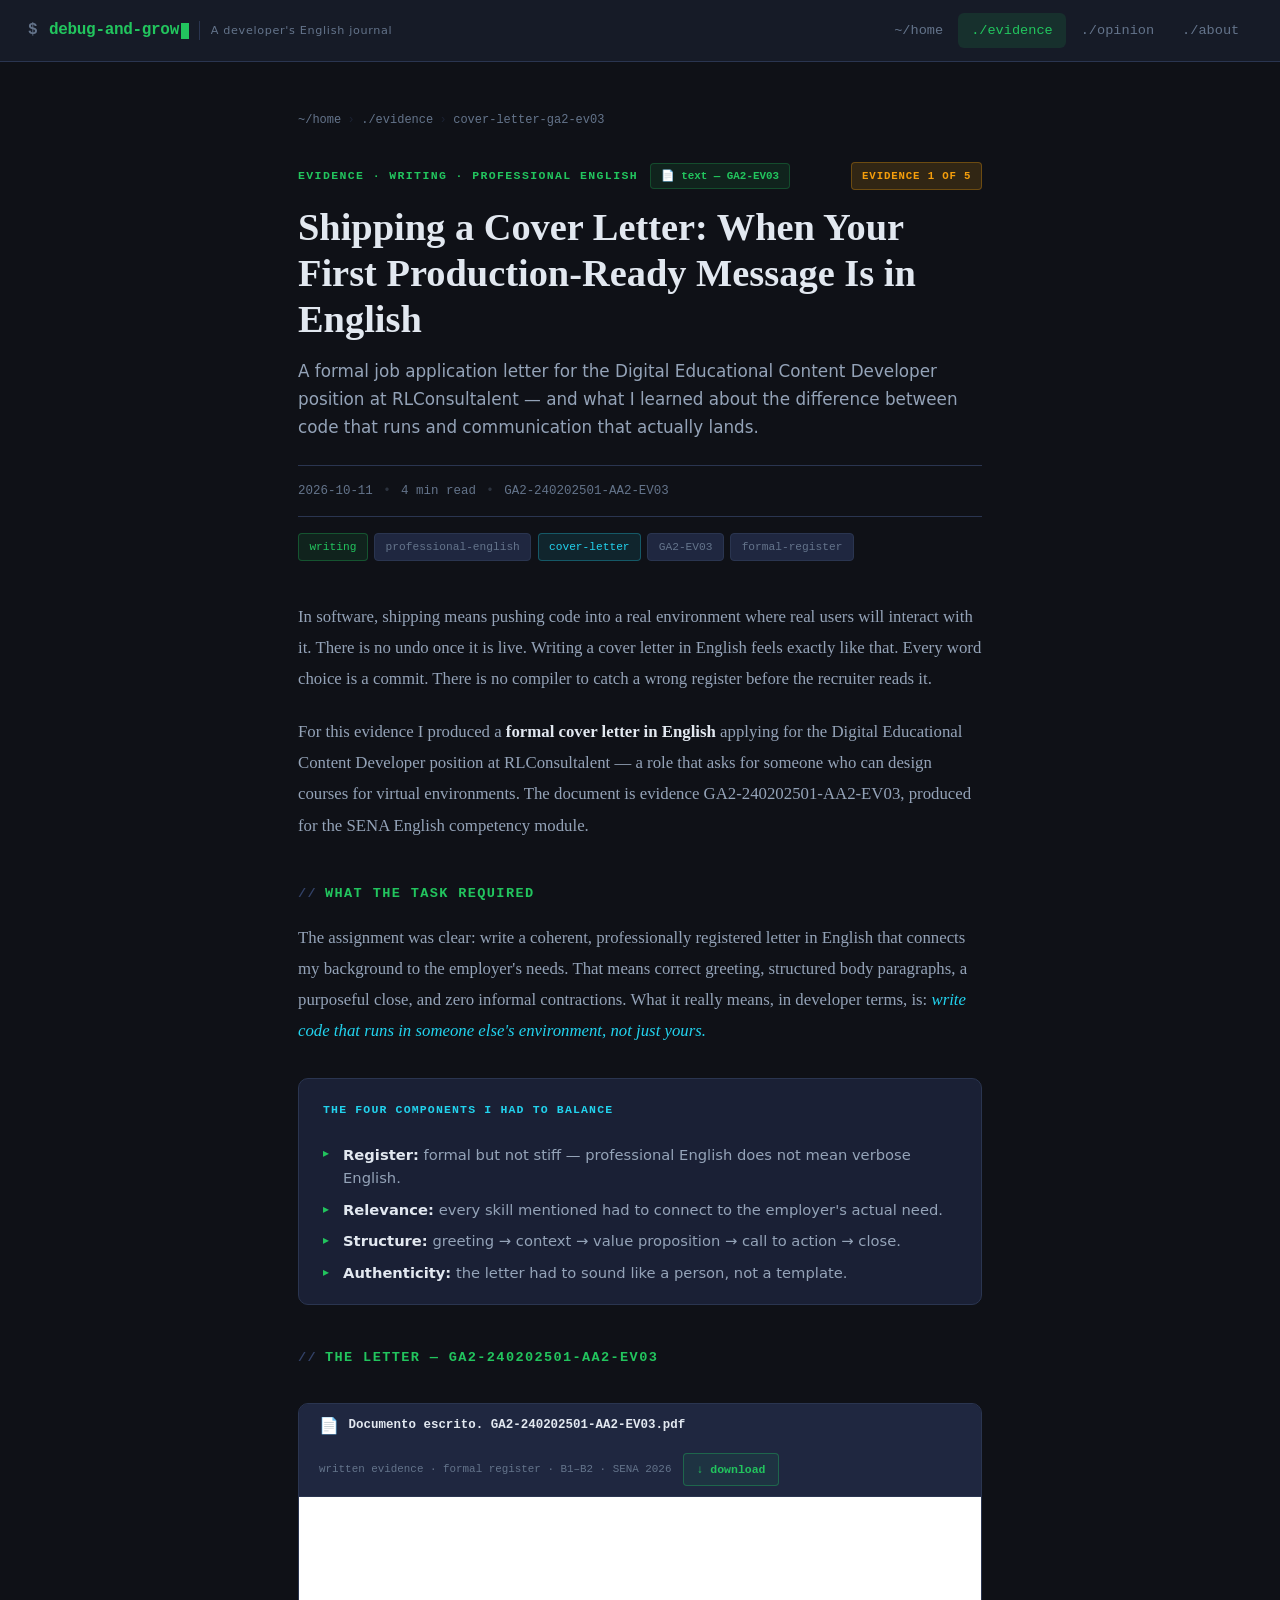
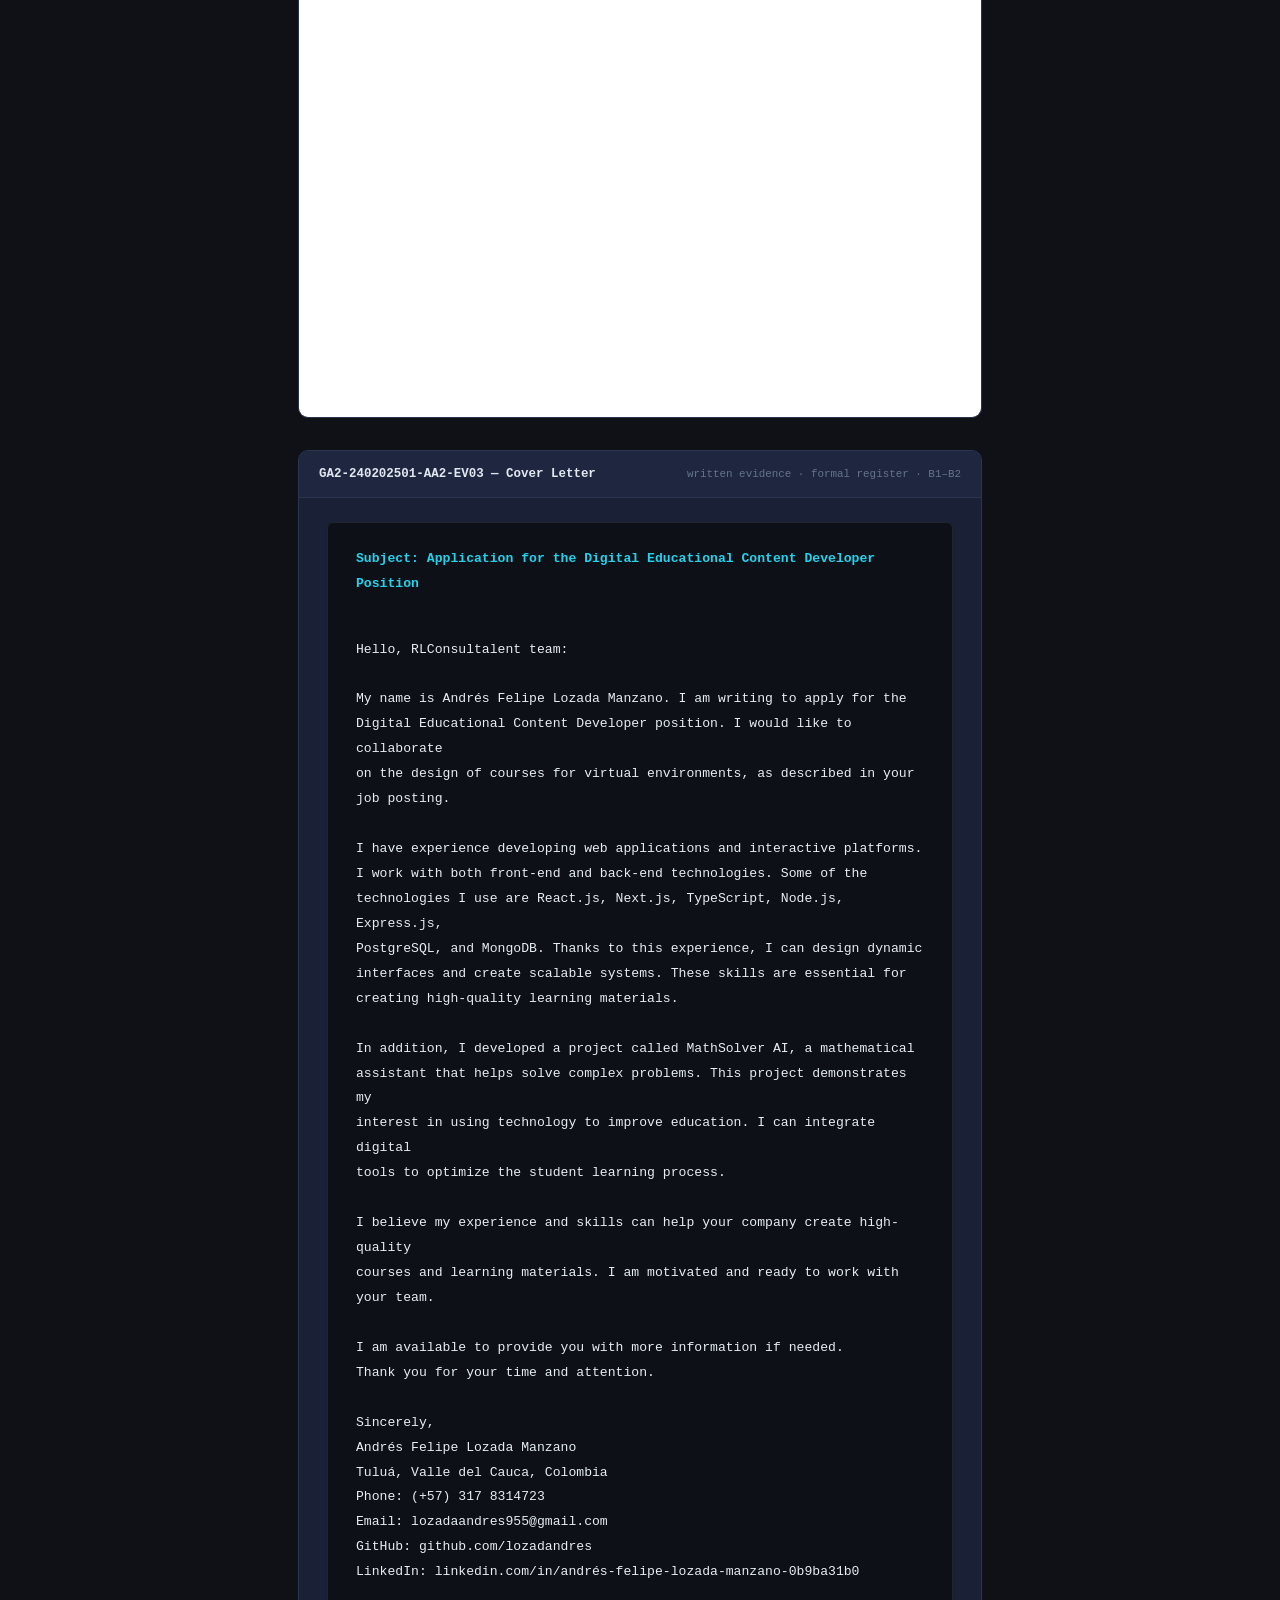
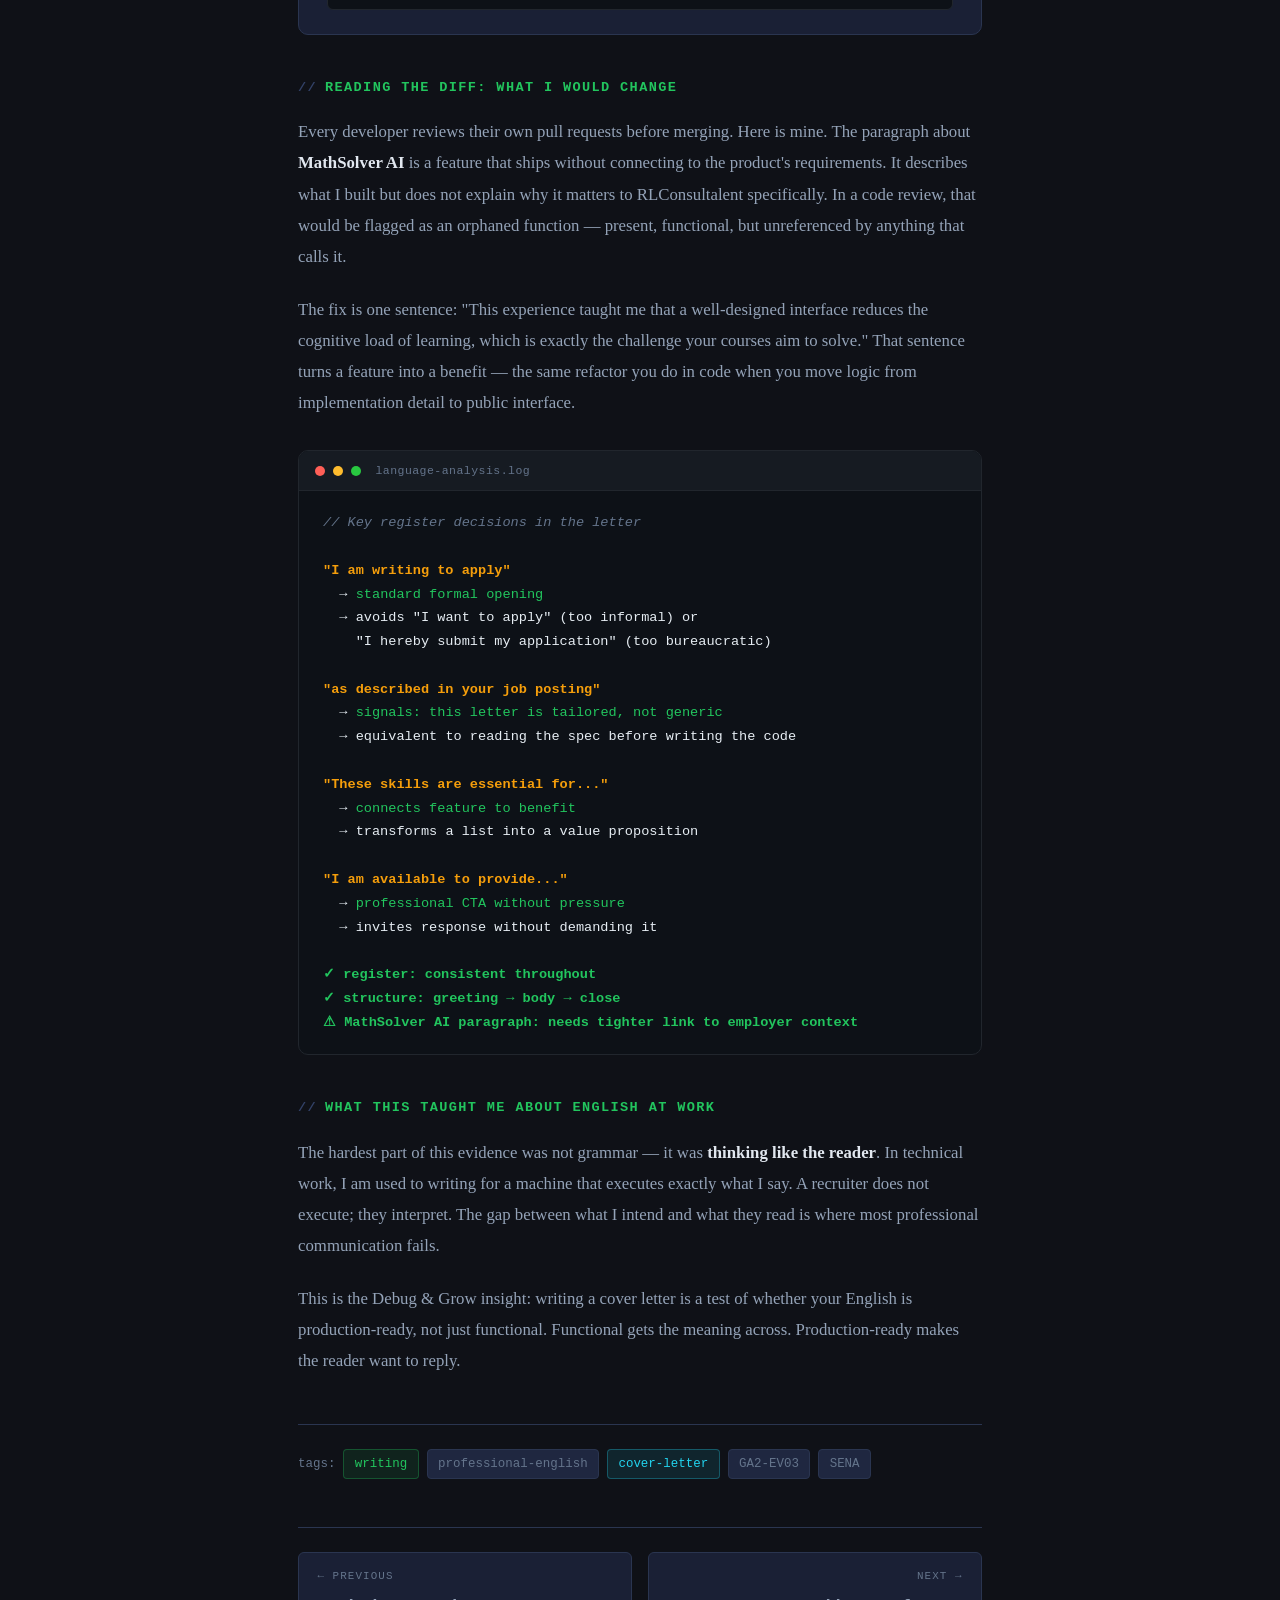
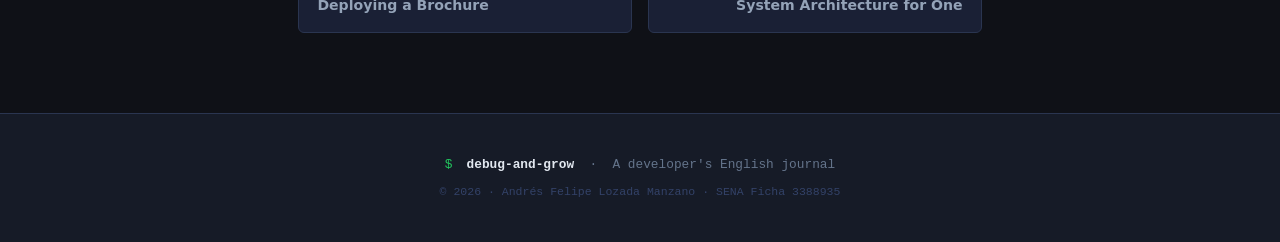
<file: posts/cover-letter-ga2-ev03.html>
<!DOCTYPE html>
<html lang="en">
<head>
  <meta charset="UTF-8" />
  <meta name="viewport" content="width=device-width, initial-scale=1.0" />
  <title>Shipping a Cover Letter — Debug &amp; Grow</title>
  <link rel="stylesheet" href="../css/style.css" />
</head>
<body>

  <header class="site-header">
    <a href="../index.html" class="site-logo" aria-label="Debug and Grow home">
      <span class="site-logo-prompt">
        <span class="prompt-symbol">$</span> debug-and-grow<span class="cursor" aria-hidden="true"></span>
      </span>
      <span class="site-logo-sub">A developer's English journal</span>
    </a>
    <nav class="site-nav" aria-label="Main navigation">
      <a href="../index.html">~/home</a>
      <a href="../index.html#evidence" class="active">./evidence</a>
      <a href="../index.html#opinion">./opinion</a>
      <a href="../index.html#about">./about</a>
    </nav>
  </header>

  <main>
    <div class="article-wrapper">

      <nav class="breadcrumb" aria-label="Breadcrumb">
        <a href="../index.html">~/home</a>
        <span class="sep">›</span>
        <a href="../index.html#evidence">./evidence</a>
        <span class="sep">›</span>
        <span>cover-letter-ga2-ev03</span>
      </nav>

      <header class="article-header">
        <div style="display:flex;align-items:center;gap:0.75rem;margin-bottom:0.9rem;flex-wrap:wrap;">
          <p class="article-category" style="margin:0;">evidence · writing · professional English</p>
          <span class="evidence-badge text">📄 text — GA2-EV03</span>
          <span class="required-badge">Evidence 1 of 5</span>
        </div>

        <h1 class="article-title">
          Shipping a Cover Letter: When Your First Production-Ready Message Is in English
        </h1>

        <p class="article-subtitle">
          A formal job application letter for the Digital Educational Content Developer position
          at RLConsultalent — and what I learned about the difference between code that runs
          and communication that actually lands.
        </p>

        <div class="article-meta">
          <time datetime="2026-10-11">2026-10-11</time>
          <span class="dot">•</span>
          <span>4 min read</span>
          <span class="dot">•</span>
          <span>GA2-240202501-AA2-EV03</span>
        </div>

        <div class="tag-list" style="margin-top:1rem;">
          <span class="tag green">writing</span>
          <span class="tag">professional-english</span>
          <span class="tag cyan">cover-letter</span>
          <span class="tag">GA2-EV03</span>
          <span class="tag">formal-register</span>
        </div>
      </header>

      <article class="article-body">

        <p>
          In software, shipping means pushing code into a real environment where real users
          will interact with it. There is no undo once it is live. Writing a cover letter in
          English feels exactly like that. Every word choice is a commit. There is no
          compiler to catch a wrong register before the recruiter reads it.
        </p>

        <p>
          For this evidence I produced a <strong>formal cover letter in English</strong>
          applying for the Digital Educational Content Developer position at RLConsultalent —
          a role that asks for someone who can design courses for virtual environments.
          The document is evidence GA2-240202501-AA2-EV03, produced for the SENA English
          competency module.
        </p>

        <h2>What the task required</h2>

        <p>
          The assignment was clear: write a coherent, professionally registered letter in
          English that connects my background to the employer's needs. That means correct
          greeting, structured body paragraphs, a purposeful close, and zero informal
          contractions. What it really means, in developer terms, is:
          <em>write code that runs in someone else's environment, not just yours.</em>
        </p>

        <div class="callout">
          <p class="callout-title">The four components I had to balance</p>
          <ul>
            <li><strong>Register:</strong> formal but not stiff — professional English does not mean verbose English.</li>
            <li><strong>Relevance:</strong> every skill mentioned had to connect to the employer's actual need.</li>
            <li><strong>Structure:</strong> greeting → context → value proposition → call to action → close.</li>
            <li><strong>Authenticity:</strong> the letter had to sound like a person, not a template.</li>
          </ul>
        </div>

        <h2>The letter — GA2-240202501-AA2-EV03</h2>

        <div class="pdf-embed-wrapper">
          <div class="pdf-embed-bar">
            <div class="pdf-embed-bar-left">
              <span class="pdf-embed-icon">📄</span>
              <span class="pdf-embed-filename">Documento escrito. GA2-240202501-AA2-EV03.pdf</span>
            </div>
            <div style="display:flex;align-items:center;gap:0.75rem;flex-wrap:wrap;">
              <span class="pdf-embed-meta">written evidence · formal register · B1–B2 · SENA 2026</span>
              <a class="pdf-download-btn"
                 href="../assets/Documento escrito. GA2-240202501-AA2-EV03.pdf"
                 download
                 aria-label="Download cover letter PDF">
                ↓ download
              </a>
            </div>
          </div>
          <iframe
            class="pdf-embed-frame"
            src="../assets/Documento escrito. GA2-240202501-AA2-EV03.pdf"
            title="GA2-240202501-AA2-EV03 — Cover Letter PDF"
            aria-label="Embedded PDF: cover letter evidence GA2-EV03">
          </iframe>
        </div>

        <div class="evidence-box">
          <div class="evidence-box-header">
            <span class="evidence-box-title">GA2-240202501-AA2-EV03 — Cover Letter</span>
            <span class="evidence-box-label">written evidence · formal register · B1–B2</span>
          </div>
          <div class="evidence-box-body">
            <div class="letter-doc"><span class="letter-subject">Subject: Application for the Digital Educational Content Developer Position</span>
Hello, RLConsultalent team:

My name is Andrés Felipe Lozada Manzano. I am writing to apply for the
Digital Educational Content Developer position. I would like to collaborate
on the design of courses for virtual environments, as described in your
job posting.

I have experience developing web applications and interactive platforms.
I work with both front-end and back-end technologies. Some of the
technologies I use are React.js, Next.js, TypeScript, Node.js, Express.js,
PostgreSQL, and MongoDB. Thanks to this experience, I can design dynamic
interfaces and create scalable systems. These skills are essential for
creating high-quality learning materials.

In addition, I developed a project called MathSolver AI, a mathematical
assistant that helps solve complex problems. This project demonstrates my
interest in using technology to improve education. I can integrate digital
tools to optimize the student learning process.

I believe my experience and skills can help your company create high-quality
courses and learning materials. I am motivated and ready to work with your team.

I am available to provide you with more information if needed.
Thank you for your time and attention.

Sincerely,
Andrés Felipe Lozada Manzano
Tuluá, Valle del Cauca, Colombia
Phone: (+57) 317 8314723
Email: lozadaandres955@gmail.com
GitHub: github.com/lozadandres
LinkedIn: linkedin.com/in/andrés-felipe-lozada-manzano-0b9ba31b0</div>
          </div>
        </div>

        <h2>Reading the diff: what I would change</h2>

        <p>
          Every developer reviews their own pull requests before merging. Here is mine.
          The paragraph about <strong>MathSolver AI</strong> is a feature that ships
          without connecting to the product's requirements. It describes what I built but
          does not explain why it matters to RLConsultalent specifically. In a code review,
          that would be flagged as an orphaned function — present, functional, but
          unreferenced by anything that calls it.
        </p>

        <p>
          The fix is one sentence: "This experience taught me that a well-designed
          interface reduces the cognitive load of learning, which is exactly the
          challenge your courses aim to solve." That sentence turns a feature into
          a benefit — the same refactor you do in code when you move logic from
          implementation detail to public interface.
        </p>

        <div class="terminal-block">
          <div class="terminal-bar">
            <span class="terminal-dot dot-red"></span>
            <span class="terminal-dot dot-yellow"></span>
            <span class="terminal-dot dot-green"></span>
            <span class="terminal-title">language-analysis.log</span>
          </div>
          <div class="terminal-body"><span class="t-comment">// Key register decisions in the letter</span>

<span class="t-key">"I am writing to apply"</span>
  → <span class="t-value">standard formal opening</span>
  → avoids "I want to apply" (too informal) or
    "I hereby submit my application" (too bureaucratic)

<span class="t-key">"as described in your job posting"</span>
  → <span class="t-value">signals: this letter is tailored, not generic</span>
  → equivalent to reading the spec before writing the code

<span class="t-key">"These skills are essential for..."</span>
  → <span class="t-value">connects feature to benefit</span>
  → transforms a list into a value proposition

<span class="t-key">"I am available to provide..."</span>
  → <span class="t-value">professional CTA without pressure</span>
  → invites response without demanding it

<span class="t-success">✓ register: consistent throughout
✓ structure: greeting → body → close
⚠ MathSolver AI paragraph: needs tighter link to employer context</span></div>
        </div>

        <h2>What this taught me about English at work</h2>

        <p>
          The hardest part of this evidence was not grammar — it was <strong>thinking
          like the reader</strong>. In technical work, I am used to writing for a
          machine that executes exactly what I say. A recruiter does not execute;
          they interpret. The gap between what I intend and what they read is where
          most professional communication fails.
        </p>

        <p>
          This is the Debug &amp; Grow insight: writing a cover letter is a test
          of whether your English is production-ready, not just functional.
          Functional gets the meaning across. Production-ready makes the reader
          want to reply.
        </p>

      </article>

      <div class="article-tags">
        <span>tags:</span>
        <span class="tag green">writing</span>
        <span class="tag">professional-english</span>
        <span class="tag cyan">cover-letter</span>
        <span class="tag">GA2-EV03</span>
        <span class="tag">SENA</span>
      </div>

      <nav class="post-nav" aria-label="Post navigation">
        <a href="brochure-ga1-ev03.html" class="post-nav-item">
          <span class="post-nav-dir">← previous</span>
          <span class="post-nav-title">Deploying a Brochure</span>
        </a>
        <a href="mind-map-ple-ga4-ev02.html" class="post-nav-item next">
          <span class="post-nav-dir">next →</span>
          <span class="post-nav-title">System Architecture for One</span>
        </a>
      </nav>

    </div>
  </main>

  <footer class="site-footer">
    <p><span class="footer-prompt">$</span> <strong>debug-and-grow</strong> &nbsp;·&nbsp; A developer's English journal</p>
    <p style="margin-top:0.4rem;font-size:0.72rem;color:var(--text-faint);">© 2026 · Andrés Felipe Lozada Manzano · SENA Ficha 3388935</p>
  </footer>

</body>
</html>
</file>
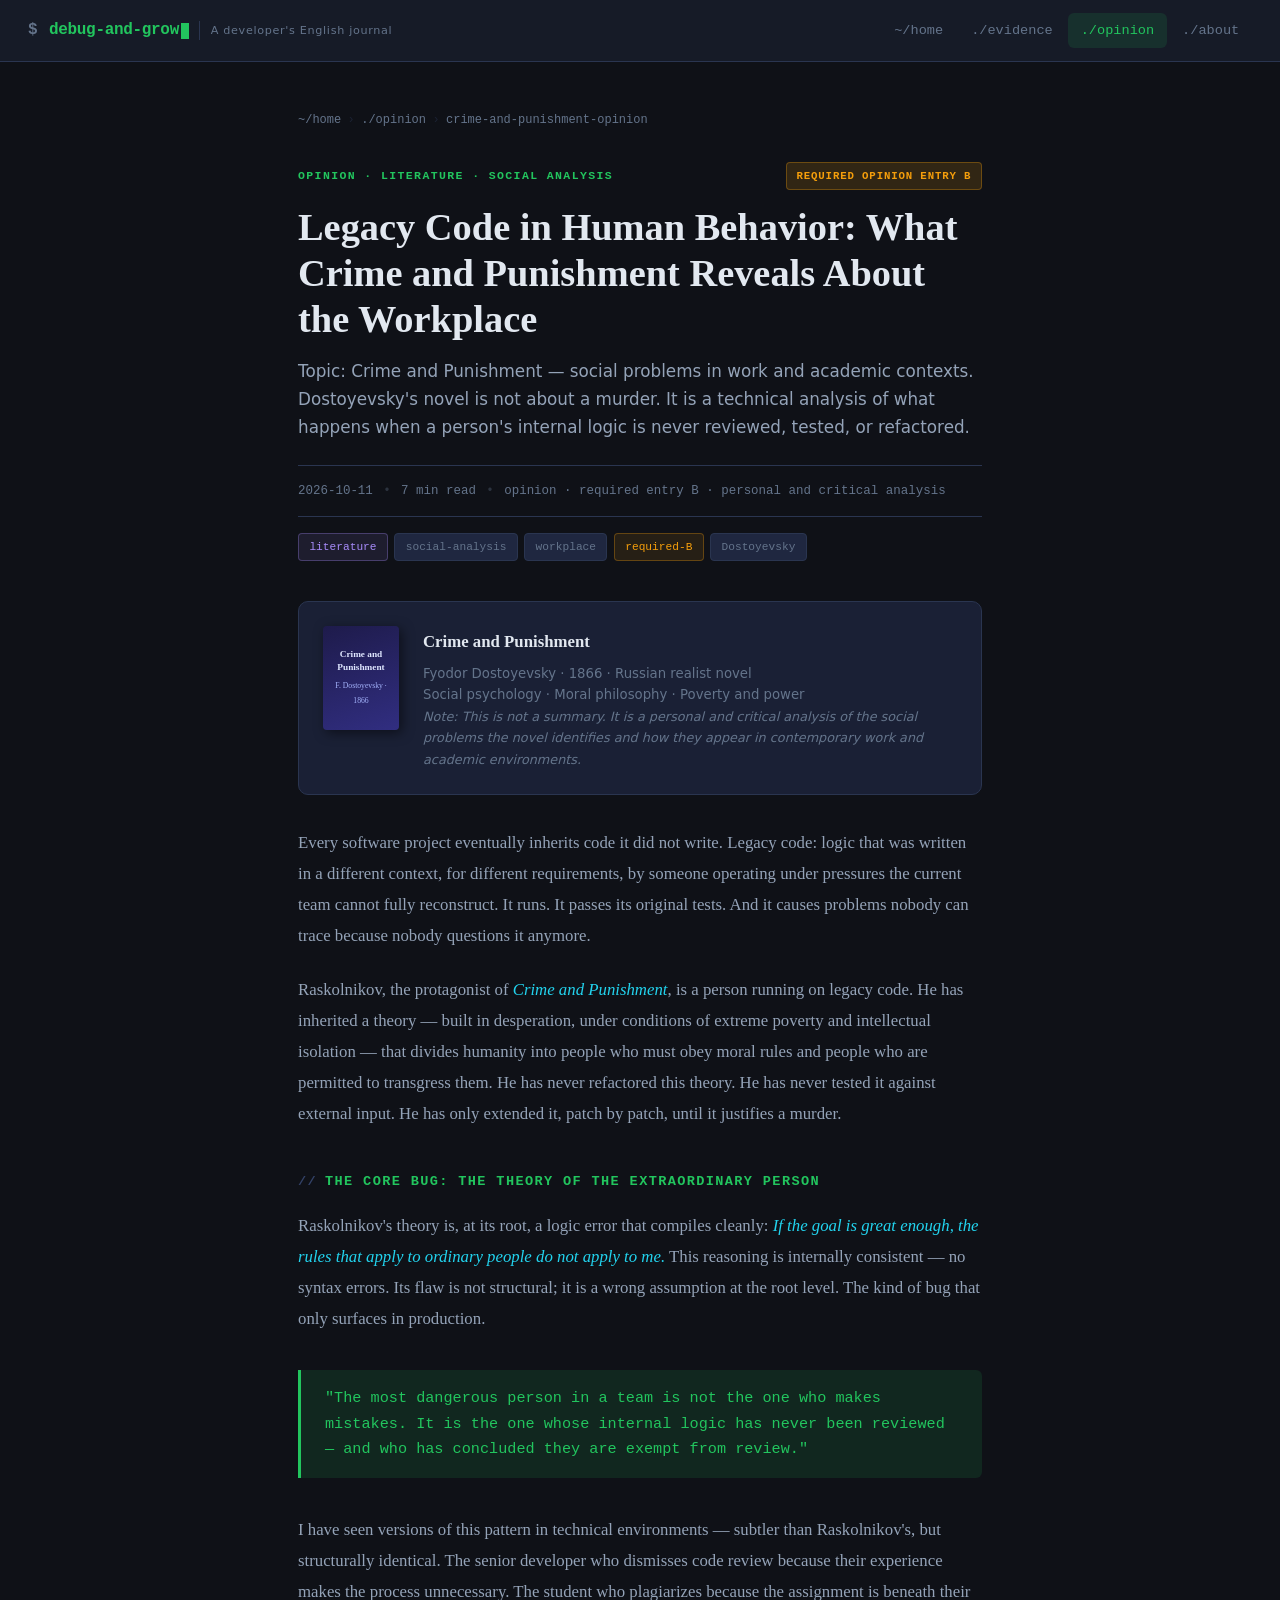
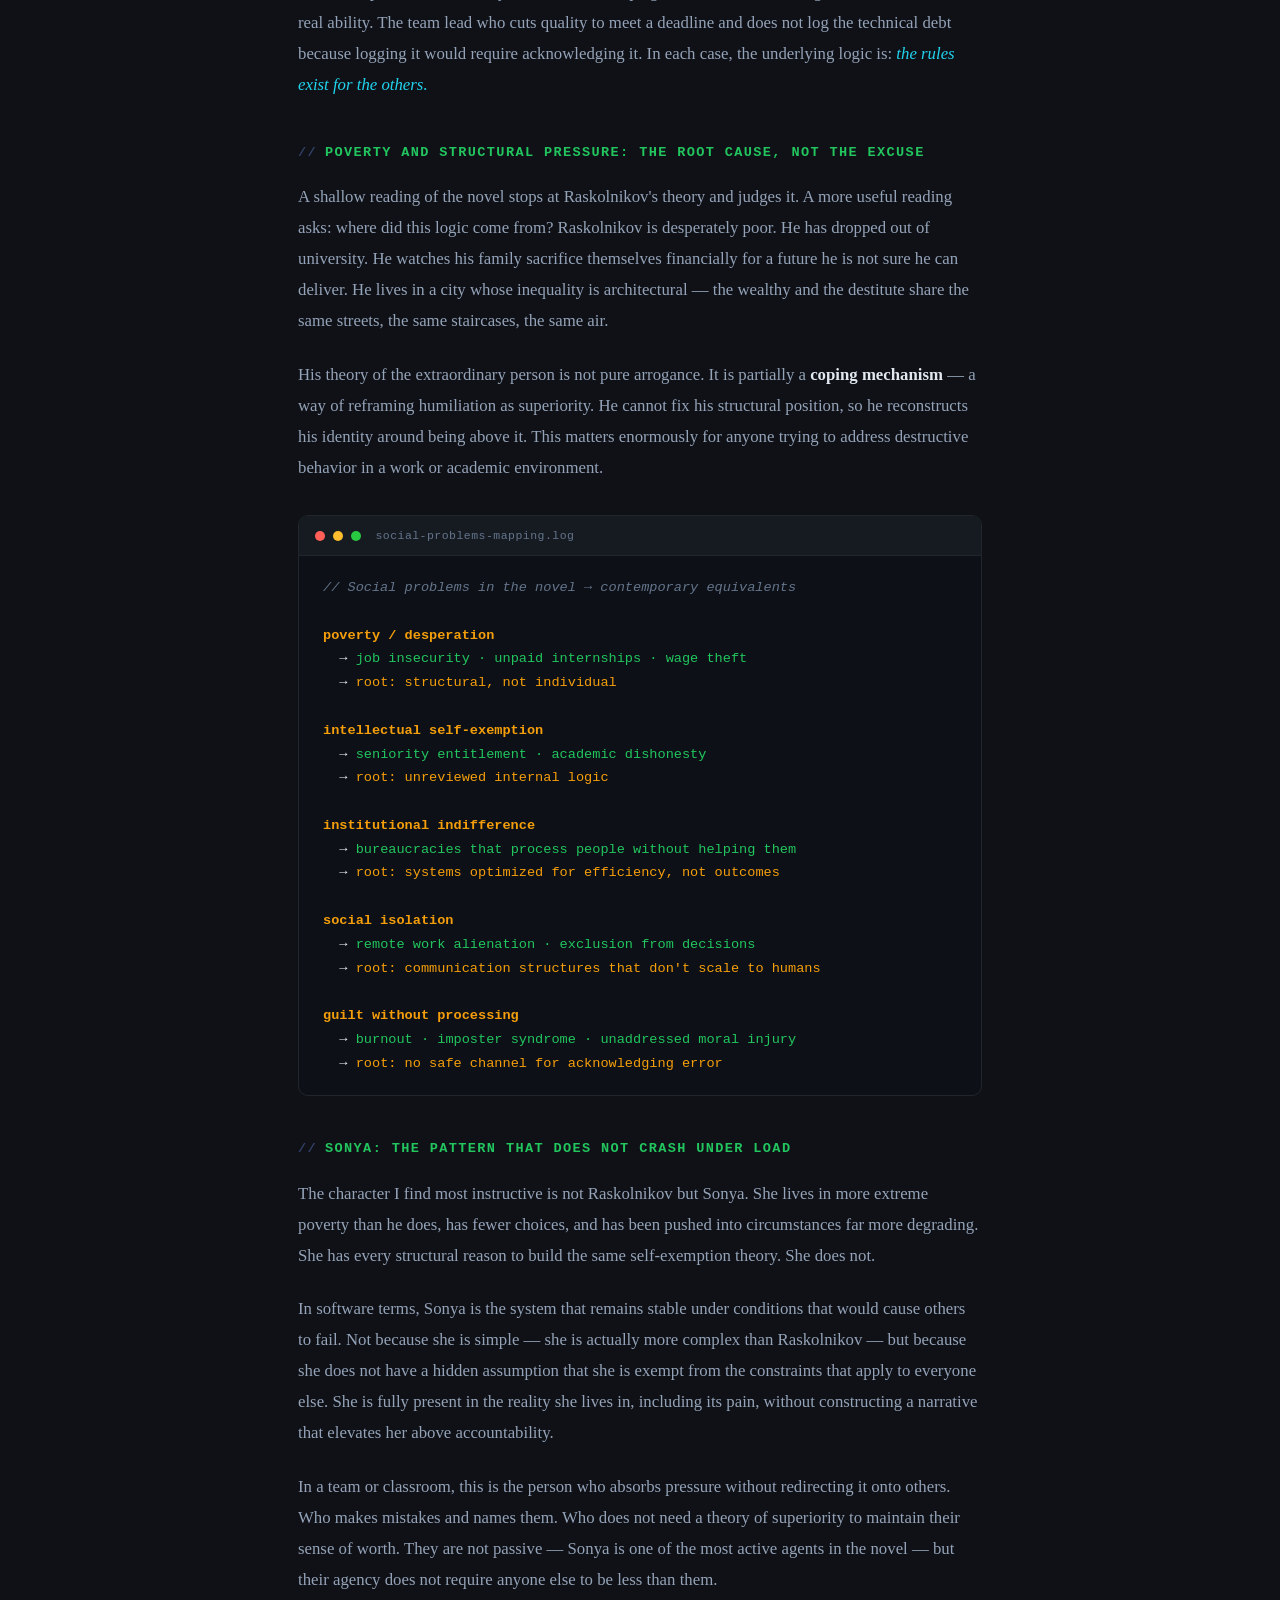
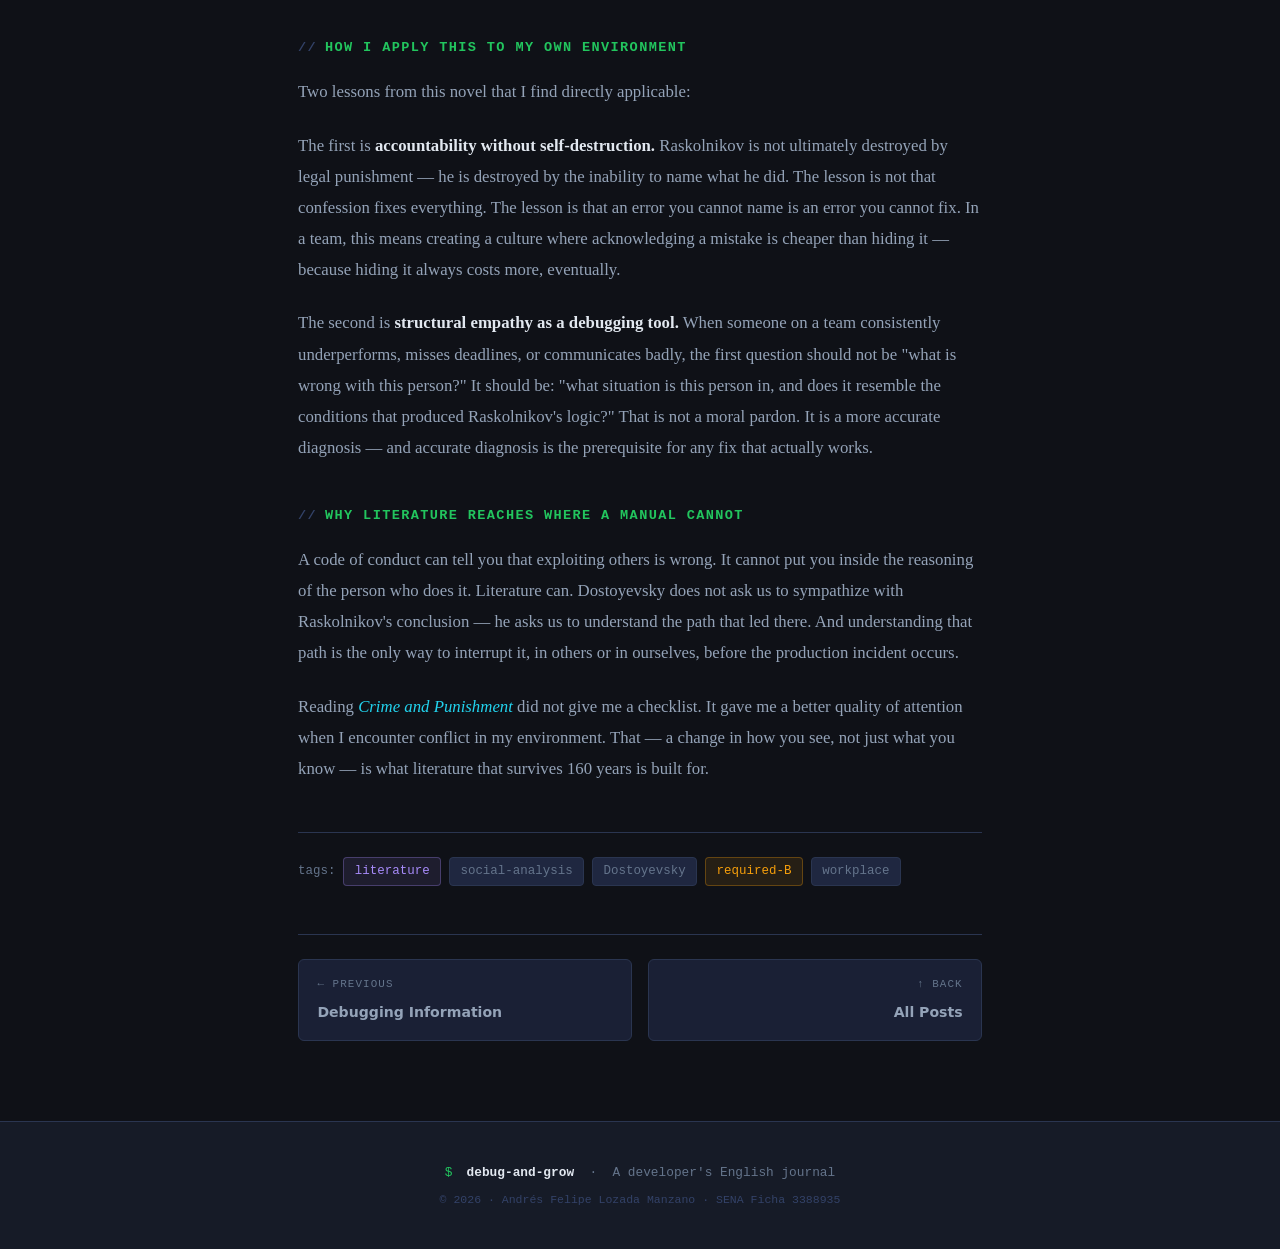
<file: posts/crime-and-punishment-opinion.html>
<!DOCTYPE html>
<html lang="en">
<head>
  <meta charset="UTF-8" />
  <meta name="viewport" content="width=device-width, initial-scale=1.0" />
  <title>Legacy Code in Human Behavior — Debug &amp; Grow</title>
  <link rel="stylesheet" href="../css/style.css" />
</head>
<body>

  <header class="site-header">
    <a href="../index.html" class="site-logo" aria-label="Debug and Grow home">
      <span class="site-logo-prompt">
        <span class="prompt-symbol">$</span> debug-and-grow<span class="cursor" aria-hidden="true"></span>
      </span>
      <span class="site-logo-sub">A developer's English journal</span>
    </a>
    <nav class="site-nav" aria-label="Main navigation">
      <a href="../index.html">~/home</a>
      <a href="../index.html#evidence">./evidence</a>
      <a href="../index.html#opinion" class="active">./opinion</a>
      <a href="../index.html#about">./about</a>
    </nav>
  </header>

  <main>
    <div class="article-wrapper">

      <nav class="breadcrumb" aria-label="Breadcrumb">
        <a href="../index.html">~/home</a>
        <span class="sep">›</span>
        <a href="../index.html#opinion">./opinion</a>
        <span class="sep">›</span>
        <span>crime-and-punishment-opinion</span>
      </nav>

      <header class="article-header">
        <div style="display:flex;align-items:center;gap:0.75rem;margin-bottom:0.9rem;flex-wrap:wrap;">
          <p class="article-category" style="margin:0;">opinion · literature · social analysis</p>
          <span class="required-badge">Required Opinion Entry B</span>
        </div>

        <h1 class="article-title">
          Legacy Code in Human Behavior: What Crime and Punishment Reveals About the Workplace
        </h1>

        <p class="article-subtitle">
          Topic: Crime and Punishment — social problems in work and academic contexts.
          Dostoyevsky's novel is not about a murder. It is a technical analysis of what
          happens when a person's internal logic is never reviewed, tested, or refactored.
        </p>

        <div class="article-meta">
          <time datetime="2026-10-11">2026-10-11</time>
          <span class="dot">•</span>
          <span>7 min read</span>
          <span class="dot">•</span>
          <span>opinion · required entry B · personal and critical analysis</span>
        </div>

        <div class="tag-list" style="margin-top:1rem;">
          <span class="tag purple">literature</span>
          <span class="tag">social-analysis</span>
          <span class="tag">workplace</span>
          <span class="tag amber">required-B</span>
          <span class="tag">Dostoyevsky</span>
        </div>
      </header>

      <article class="article-body">

        <div class="book-header">
          <div class="book-cover" aria-hidden="true">
            <span class="book-cover-title">Crime and Punishment</span>
            <span class="book-cover-author">F. Dostoyevsky · 1866</span>
          </div>
          <div class="book-info">
            <h3>Crime and Punishment</h3>
            <p>
              Fyodor Dostoyevsky · 1866 · Russian realist novel<br>
              Social psychology · Moral philosophy · Poverty and power<br>
              <em style="color:var(--text-muted);font-size:0.8rem;">
                Note: This is not a summary. It is a personal and critical analysis of
                the social problems the novel identifies and how they appear in contemporary
                work and academic environments.
              </em>
            </p>
          </div>
        </div>

        <p>
          Every software project eventually inherits code it did not write. Legacy code:
          logic that was written in a different context, for different requirements, by
          someone operating under pressures the current team cannot fully reconstruct.
          It runs. It passes its original tests. And it causes problems nobody can trace
          because nobody questions it anymore.
        </p>

        <p>
          Raskolnikov, the protagonist of <em>Crime and Punishment</em>, is a person
          running on legacy code. He has inherited a theory — built in desperation,
          under conditions of extreme poverty and intellectual isolation — that divides
          humanity into people who must obey moral rules and people who are permitted
          to transgress them. He has never refactored this theory. He has never tested
          it against external input. He has only extended it, patch by patch, until it
          justifies a murder.
        </p>

        <h2>The core bug: the theory of the extraordinary person</h2>

        <p>
          Raskolnikov's theory is, at its root, a logic error that compiles cleanly:
          <em>If the goal is great enough, the rules that apply to ordinary people
          do not apply to me.</em> This reasoning is internally consistent — no syntax
          errors. Its flaw is not structural; it is a wrong assumption at the root level.
          The kind of bug that only surfaces in production.
        </p>

        <div class="pull-quote">
          "The most dangerous person in a team is not the one who makes mistakes. It is the one whose internal logic has never been reviewed — and who has concluded they are exempt from review."
        </div>

        <p>
          I have seen versions of this pattern in technical environments — subtler than
          Raskolnikov's, but structurally identical. The senior developer who dismisses
          code review because their experience makes the process unnecessary. The student
          who plagiarizes because the assignment is beneath their real ability. The team
          lead who cuts quality to meet a deadline and does not log the technical debt
          because logging it would require acknowledging it. In each case, the underlying
          logic is: <em>the rules exist for the others.</em>
        </p>

        <h2>Poverty and structural pressure: the root cause, not the excuse</h2>

        <p>
          A shallow reading of the novel stops at Raskolnikov's theory and judges it.
          A more useful reading asks: where did this logic come from? Raskolnikov is
          desperately poor. He has dropped out of university. He watches his family
          sacrifice themselves financially for a future he is not sure he can deliver.
          He lives in a city whose inequality is architectural — the wealthy and the
          destitute share the same streets, the same staircases, the same air.
        </p>

        <p>
          His theory of the extraordinary person is not pure arrogance. It is partially
          a <strong>coping mechanism</strong> — a way of reframing humiliation as
          superiority. He cannot fix his structural position, so he reconstructs his
          identity around being above it. This matters enormously for anyone trying to
          address destructive behavior in a work or academic environment.
        </p>

        <div class="terminal-block">
          <div class="terminal-bar">
            <span class="terminal-dot dot-red"></span>
            <span class="terminal-dot dot-yellow"></span>
            <span class="terminal-dot dot-green"></span>
            <span class="terminal-title">social-problems-mapping.log</span>
          </div>
          <div class="terminal-body"><span class="t-comment">// Social problems in the novel → contemporary equivalents</span>

<span class="t-key">poverty / desperation</span>
  → <span class="t-value">job insecurity · unpaid internships · wage theft</span>
  → <span class="t-warn">root: structural, not individual</span>

<span class="t-key">intellectual self-exemption</span>
  → <span class="t-value">seniority entitlement · academic dishonesty</span>
  → <span class="t-warn">root: unreviewed internal logic</span>

<span class="t-key">institutional indifference</span>
  → <span class="t-value">bureaucracies that process people without helping them</span>
  → <span class="t-warn">root: systems optimized for efficiency, not outcomes</span>

<span class="t-key">social isolation</span>
  → <span class="t-value">remote work alienation · exclusion from decisions</span>
  → <span class="t-warn">root: communication structures that don't scale to humans</span>

<span class="t-key">guilt without processing</span>
  → <span class="t-value">burnout · imposter syndrome · unaddressed moral injury</span>
  → <span class="t-warn">root: no safe channel for acknowledging error</span></div>
        </div>

        <h2>Sonya: the pattern that does not crash under load</h2>

        <p>
          The character I find most instructive is not Raskolnikov but Sonya.
          She lives in more extreme poverty than he does, has fewer choices, and has
          been pushed into circumstances far more degrading. She has every structural
          reason to build the same self-exemption theory. She does not.
        </p>

        <p>
          In software terms, Sonya is the system that remains stable under conditions
          that would cause others to fail. Not because she is simple — she is actually
          more complex than Raskolnikov — but because she does not have a hidden
          assumption that she is exempt from the constraints that apply to everyone else.
          She is fully present in the reality she lives in, including its pain, without
          constructing a narrative that elevates her above accountability.
        </p>

        <p>
          In a team or classroom, this is the person who absorbs pressure without
          redirecting it onto others. Who makes mistakes and names them. Who does not
          need a theory of superiority to maintain their sense of worth. They are not
          passive — Sonya is one of the most active agents in the novel — but their
          agency does not require anyone else to be less than them.
        </p>

        <h2>How I apply this to my own environment</h2>

        <p>
          Two lessons from this novel that I find directly applicable:
        </p>

        <p>
          The first is <strong>accountability without self-destruction.</strong>
          Raskolnikov is not ultimately destroyed by legal punishment — he is destroyed
          by the inability to name what he did. The lesson is not that confession
          fixes everything. The lesson is that an error you cannot name is an error
          you cannot fix. In a team, this means creating a culture where acknowledging
          a mistake is cheaper than hiding it — because hiding it always costs more,
          eventually.
        </p>

        <p>
          The second is <strong>structural empathy as a debugging tool.</strong>
          When someone on a team consistently underperforms, misses deadlines, or
          communicates badly, the first question should not be "what is wrong with
          this person?" It should be: "what situation is this person in, and does
          it resemble the conditions that produced Raskolnikov's logic?" That is not
          a moral pardon. It is a more accurate diagnosis — and accurate diagnosis
          is the prerequisite for any fix that actually works.
        </p>

        <h2>Why literature reaches where a manual cannot</h2>

        <p>
          A code of conduct can tell you that exploiting others is wrong. It cannot
          put you inside the reasoning of the person who does it. Literature can.
          Dostoyevsky does not ask us to sympathize with Raskolnikov's conclusion —
          he asks us to understand the path that led there. And understanding that
          path is the only way to interrupt it, in others or in ourselves, before
          the production incident occurs.
        </p>

        <p>
          Reading <em>Crime and Punishment</em> did not give me a checklist. It gave me
          a better quality of attention when I encounter conflict in my environment.
          That — a change in how you see, not just what you know — is what literature
          that survives 160 years is built for.
        </p>

      </article>

      <div class="article-tags">
        <span>tags:</span>
        <span class="tag purple">literature</span>
        <span class="tag">social-analysis</span>
        <span class="tag">Dostoyevsky</span>
        <span class="tag amber">required-B</span>
        <span class="tag">workplace</span>
      </div>

      <nav class="post-nav" aria-label="Post navigation">
        <a href="critical-thinking-media-literacy.html" class="post-nav-item">
          <span class="post-nav-dir">← previous</span>
          <span class="post-nav-title">Debugging Information</span>
        </a>
        <a href="../index.html" class="post-nav-item next">
          <span class="post-nav-dir">↑ back</span>
          <span class="post-nav-title">All Posts</span>
        </a>
      </nav>

    </div>
  </main>

  <footer class="site-footer">
    <p><span class="footer-prompt">$</span> <strong>debug-and-grow</strong> &nbsp;·&nbsp; A developer's English journal</p>
    <p style="margin-top:0.4rem;font-size:0.72rem;color:var(--text-faint);">© 2026 · Andrés Felipe Lozada Manzano · SENA Ficha 3388935</p>
  </footer>

</body>
</html>
</file>
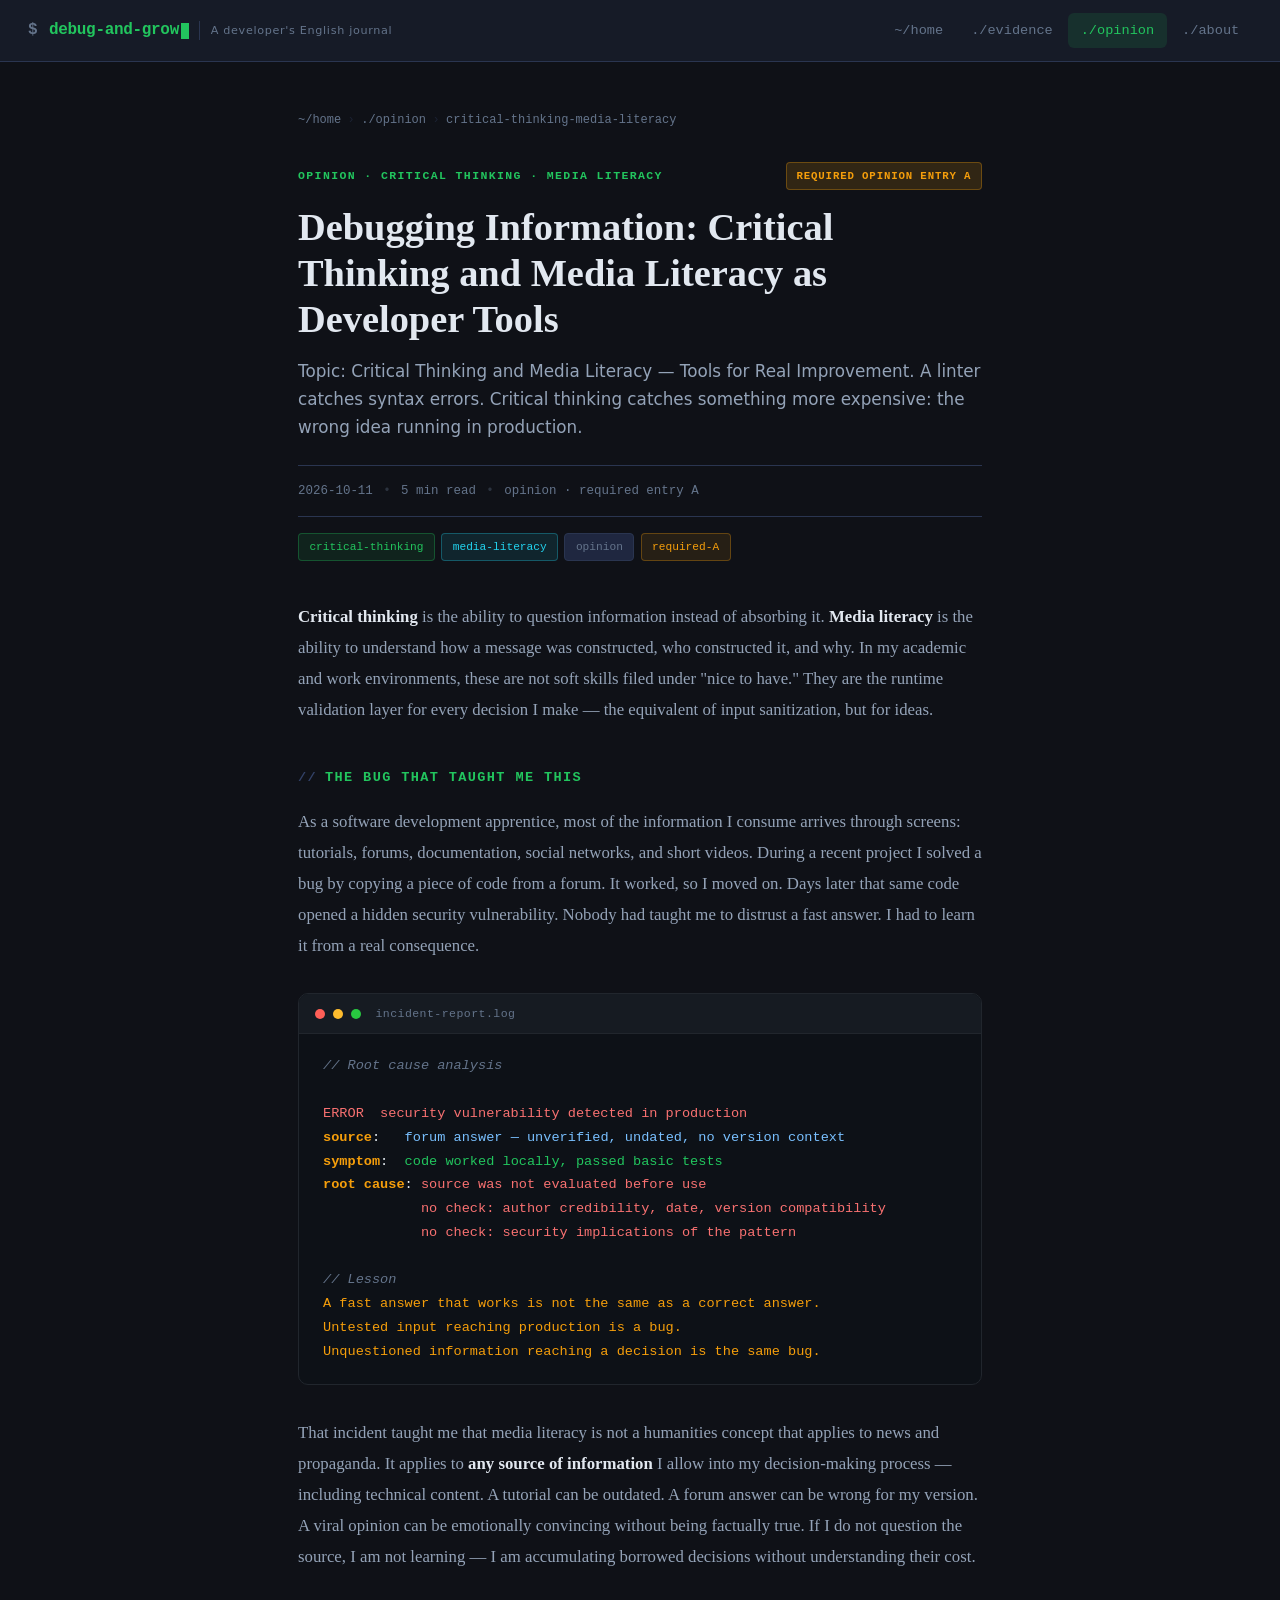
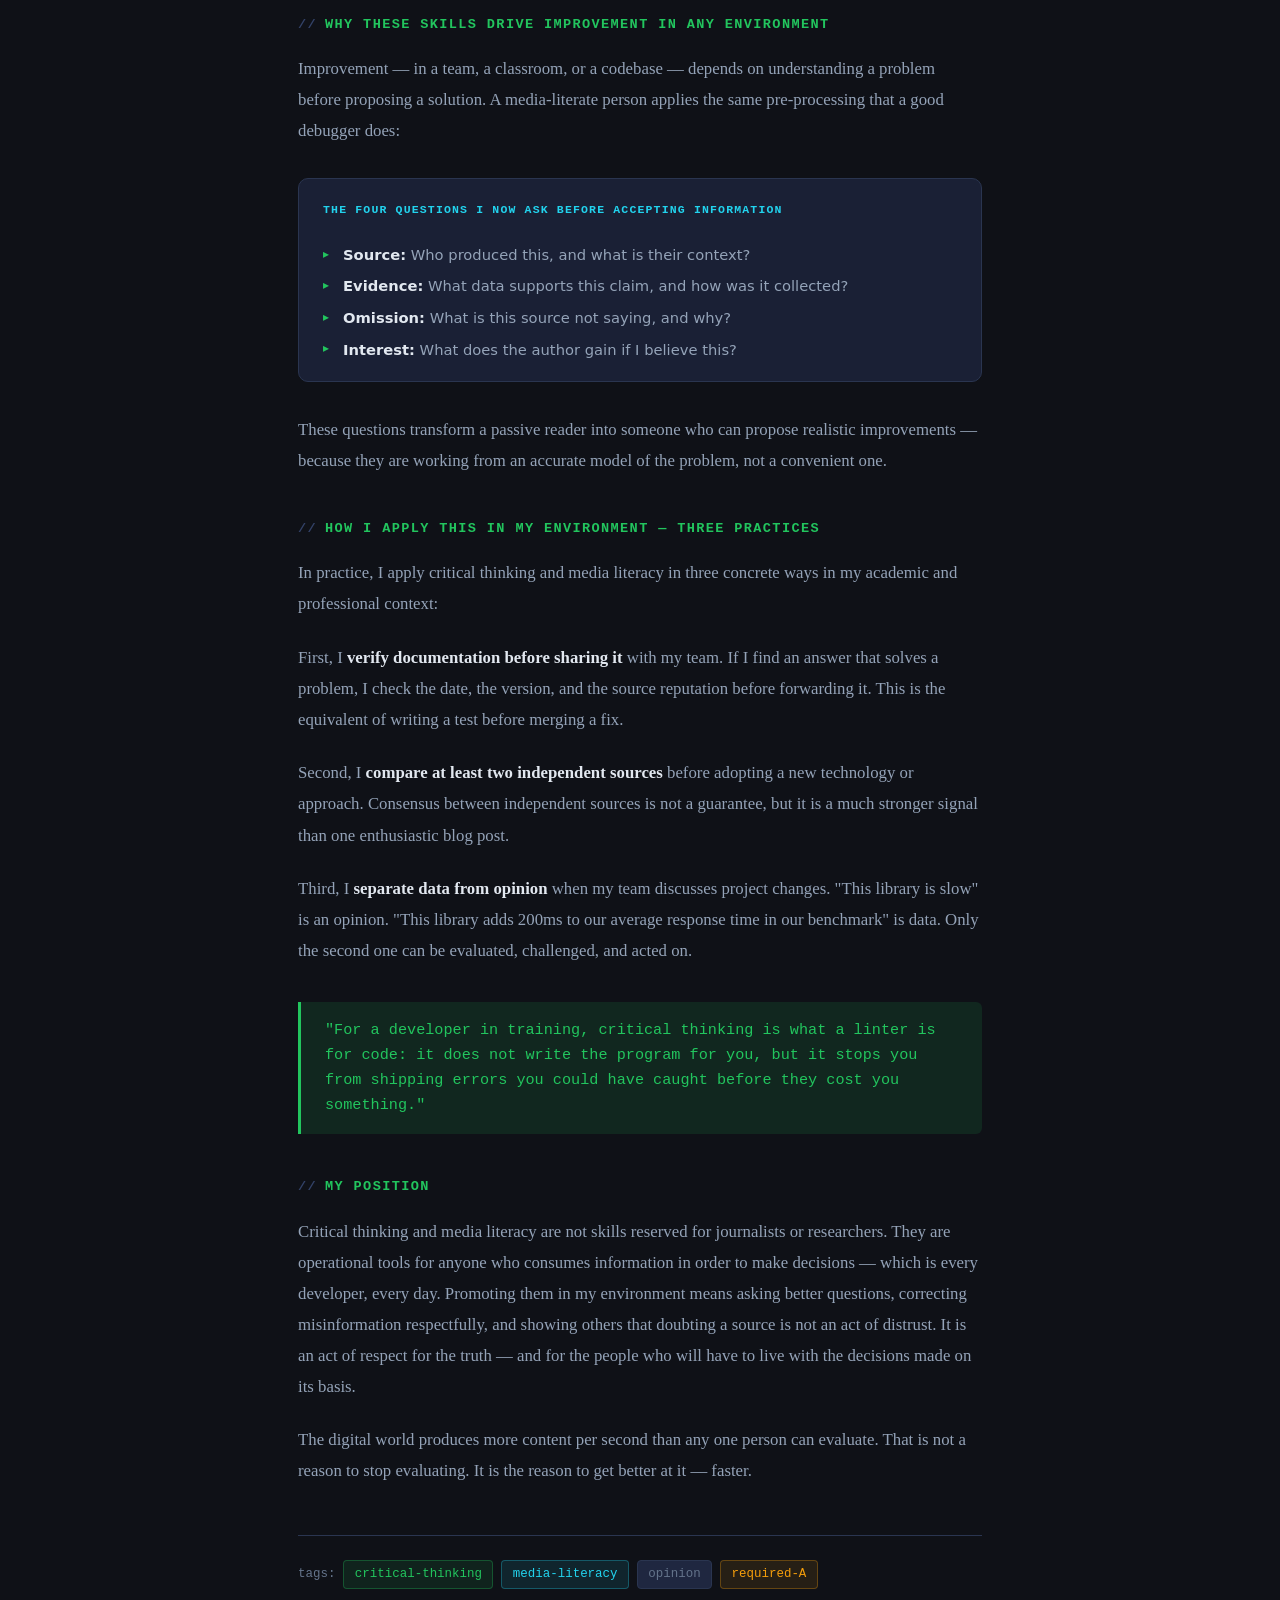
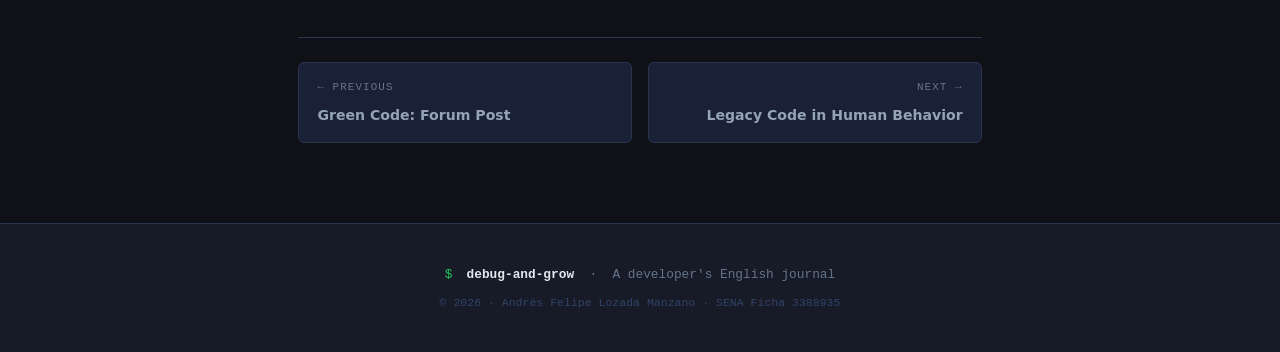
<file: posts/critical-thinking-media-literacy.html>
<!DOCTYPE html>
<html lang="en">
<head>
  <meta charset="UTF-8" />
  <meta name="viewport" content="width=device-width, initial-scale=1.0" />
  <title>Debugging Information — Debug &amp; Grow</title>
  <link rel="stylesheet" href="../css/style.css" />
</head>
<body>

  <header class="site-header">
    <a href="../index.html" class="site-logo" aria-label="Debug and Grow home">
      <span class="site-logo-prompt">
        <span class="prompt-symbol">$</span> debug-and-grow<span class="cursor" aria-hidden="true"></span>
      </span>
      <span class="site-logo-sub">A developer's English journal</span>
    </a>
    <nav class="site-nav" aria-label="Main navigation">
      <a href="../index.html">~/home</a>
      <a href="../index.html#evidence">./evidence</a>
      <a href="../index.html#opinion" class="active">./opinion</a>
      <a href="../index.html#about">./about</a>
    </nav>
  </header>

  <main>
    <div class="article-wrapper">

      <nav class="breadcrumb" aria-label="Breadcrumb">
        <a href="../index.html">~/home</a>
        <span class="sep">›</span>
        <a href="../index.html#opinion">./opinion</a>
        <span class="sep">›</span>
        <span>critical-thinking-media-literacy</span>
      </nav>

      <header class="article-header">
        <div style="display:flex;align-items:center;gap:0.75rem;margin-bottom:0.9rem;flex-wrap:wrap;">
          <p class="article-category" style="margin:0;">opinion · critical thinking · media literacy</p>
          <span class="required-badge">Required Opinion Entry A</span>
        </div>

        <h1 class="article-title">
          Debugging Information: Critical Thinking and Media Literacy as Developer Tools
        </h1>

        <p class="article-subtitle">
          Topic: Critical Thinking and Media Literacy — Tools for Real Improvement.
          A linter catches syntax errors. Critical thinking catches something more
          expensive: the wrong idea running in production.
        </p>

        <div class="article-meta">
          <time datetime="2026-10-11">2026-10-11</time>
          <span class="dot">•</span>
          <span>5 min read</span>
          <span class="dot">•</span>
          <span>opinion · required entry A</span>
        </div>

        <div class="tag-list" style="margin-top:1rem;">
          <span class="tag green">critical-thinking</span>
          <span class="tag cyan">media-literacy</span>
          <span class="tag">opinion</span>
          <span class="tag amber">required-A</span>
        </div>
      </header>

      <article class="article-body">

        <p>
          <strong>Critical thinking</strong> is the ability to question information instead
          of absorbing it. <strong>Media literacy</strong> is the ability to understand
          how a message was constructed, who constructed it, and why. In my academic and
          work environments, these are not soft skills filed under "nice to have." They
          are the runtime validation layer for every decision I make — the equivalent of
          input sanitization, but for ideas.
        </p>

        <h2>The bug that taught me this</h2>

        <p>
          As a software development apprentice, most of the information I consume arrives
          through screens: tutorials, forums, documentation, social networks, and short
          videos. During a recent project I solved a bug by copying a piece of code from
          a forum. It worked, so I moved on. Days later that same code opened a hidden
          security vulnerability. Nobody had taught me to distrust a fast answer. I had
          to learn it from a real consequence.
        </p>

        <div class="terminal-block">
          <div class="terminal-bar">
            <span class="terminal-dot dot-red"></span>
            <span class="terminal-dot dot-yellow"></span>
            <span class="terminal-dot dot-green"></span>
            <span class="terminal-title">incident-report.log</span>
          </div>
          <div class="terminal-body"><span class="t-comment">// Root cause analysis</span>

<span class="t-error">ERROR  security vulnerability detected in production</span>
<span class="t-key">source</span>:   <span class="t-string">forum answer — unverified, undated, no version context</span>
<span class="t-key">symptom</span>:  <span class="t-value">code worked locally, passed basic tests</span>
<span class="t-key">root cause</span>: <span class="t-error">source was not evaluated before use</span>
            <span class="t-error">no check: author credibility, date, version compatibility</span>
            <span class="t-error">no check: security implications of the pattern</span>

<span class="t-comment">// Lesson</span>
<span class="t-warn">A fast answer that works is not the same as a correct answer.
Untested input reaching production is a bug.
Unquestioned information reaching a decision is the same bug.</span></div>
        </div>

        <p>
          That incident taught me that media literacy is not a humanities concept that
          applies to news and propaganda. It applies to <strong>any source of information</strong>
          I allow into my decision-making process — including technical content. A tutorial
          can be outdated. A forum answer can be wrong for my version. A viral opinion
          can be emotionally convincing without being factually true. If I do not question
          the source, I am not learning — I am accumulating borrowed decisions without
          understanding their cost.
        </p>

        <h2>Why these skills drive improvement in any environment</h2>

        <p>
          Improvement — in a team, a classroom, or a codebase — depends on understanding
          a problem before proposing a solution. A media-literate person applies the
          same pre-processing that a good debugger does:
        </p>

        <div class="callout">
          <p class="callout-title">The four questions I now ask before accepting information</p>
          <ul>
            <li><strong>Source:</strong> Who produced this, and what is their context?</li>
            <li><strong>Evidence:</strong> What data supports this claim, and how was it collected?</li>
            <li><strong>Omission:</strong> What is this source not saying, and why?</li>
            <li><strong>Interest:</strong> What does the author gain if I believe this?</li>
          </ul>
        </div>

        <p>
          These questions transform a passive reader into someone who can propose
          realistic improvements — because they are working from an accurate model
          of the problem, not a convenient one.
        </p>

        <h2>How I apply this in my environment — three practices</h2>

        <p>
          In practice, I apply critical thinking and media literacy in three concrete ways
          in my academic and professional context:
        </p>

        <p>
          First, I <strong>verify documentation before sharing it</strong> with my team.
          If I find an answer that solves a problem, I check the date, the version, and
          the source reputation before forwarding it. This is the equivalent of writing
          a test before merging a fix.
        </p>

        <p>
          Second, I <strong>compare at least two independent sources</strong> before
          adopting a new technology or approach. Consensus between independent sources
          is not a guarantee, but it is a much stronger signal than one enthusiastic
          blog post.
        </p>

        <p>
          Third, I <strong>separate data from opinion</strong> when my team discusses
          project changes. "This library is slow" is an opinion. "This library adds
          200ms to our average response time in our benchmark" is data. Only the
          second one can be evaluated, challenged, and acted on.
        </p>

        <div class="pull-quote">
          "For a developer in training, critical thinking is what a linter is for code: it does not write the program for you, but it stops you from shipping errors you could have caught before they cost you something."
        </div>

        <h2>My position</h2>

        <p>
          Critical thinking and media literacy are not skills reserved for journalists
          or researchers. They are operational tools for anyone who consumes information
          in order to make decisions — which is every developer, every day. Promoting
          them in my environment means asking better questions, correcting misinformation
          respectfully, and showing others that doubting a source is not an act of
          distrust. It is an act of respect for the truth — and for the people who will
          have to live with the decisions made on its basis.
        </p>

        <p>
          The digital world produces more content per second than any one person can
          evaluate. That is not a reason to stop evaluating. It is the reason to get
          better at it — faster.
        </p>

      </article>

      <div class="article-tags">
        <span>tags:</span>
        <span class="tag green">critical-thinking</span>
        <span class="tag cyan">media-literacy</span>
        <span class="tag">opinion</span>
        <span class="tag amber">required-A</span>
      </div>

      <nav class="post-nav" aria-label="Post navigation">
        <a href="forum-green-workplace.html" class="post-nav-item">
          <span class="post-nav-dir">← previous</span>
          <span class="post-nav-title">Green Code: Forum Post</span>
        </a>
        <a href="crime-and-punishment-opinion.html" class="post-nav-item next">
          <span class="post-nav-dir">next →</span>
          <span class="post-nav-title">Legacy Code in Human Behavior</span>
        </a>
      </nav>

    </div>
  </main>

  <footer class="site-footer">
    <p><span class="footer-prompt">$</span> <strong>debug-and-grow</strong> &nbsp;·&nbsp; A developer's English journal</p>
    <p style="margin-top:0.4rem;font-size:0.72rem;color:var(--text-faint);">© 2026 · Andrés Felipe Lozada Manzano · SENA Ficha 3388935</p>
  </footer>

</body>
</html>
</file>
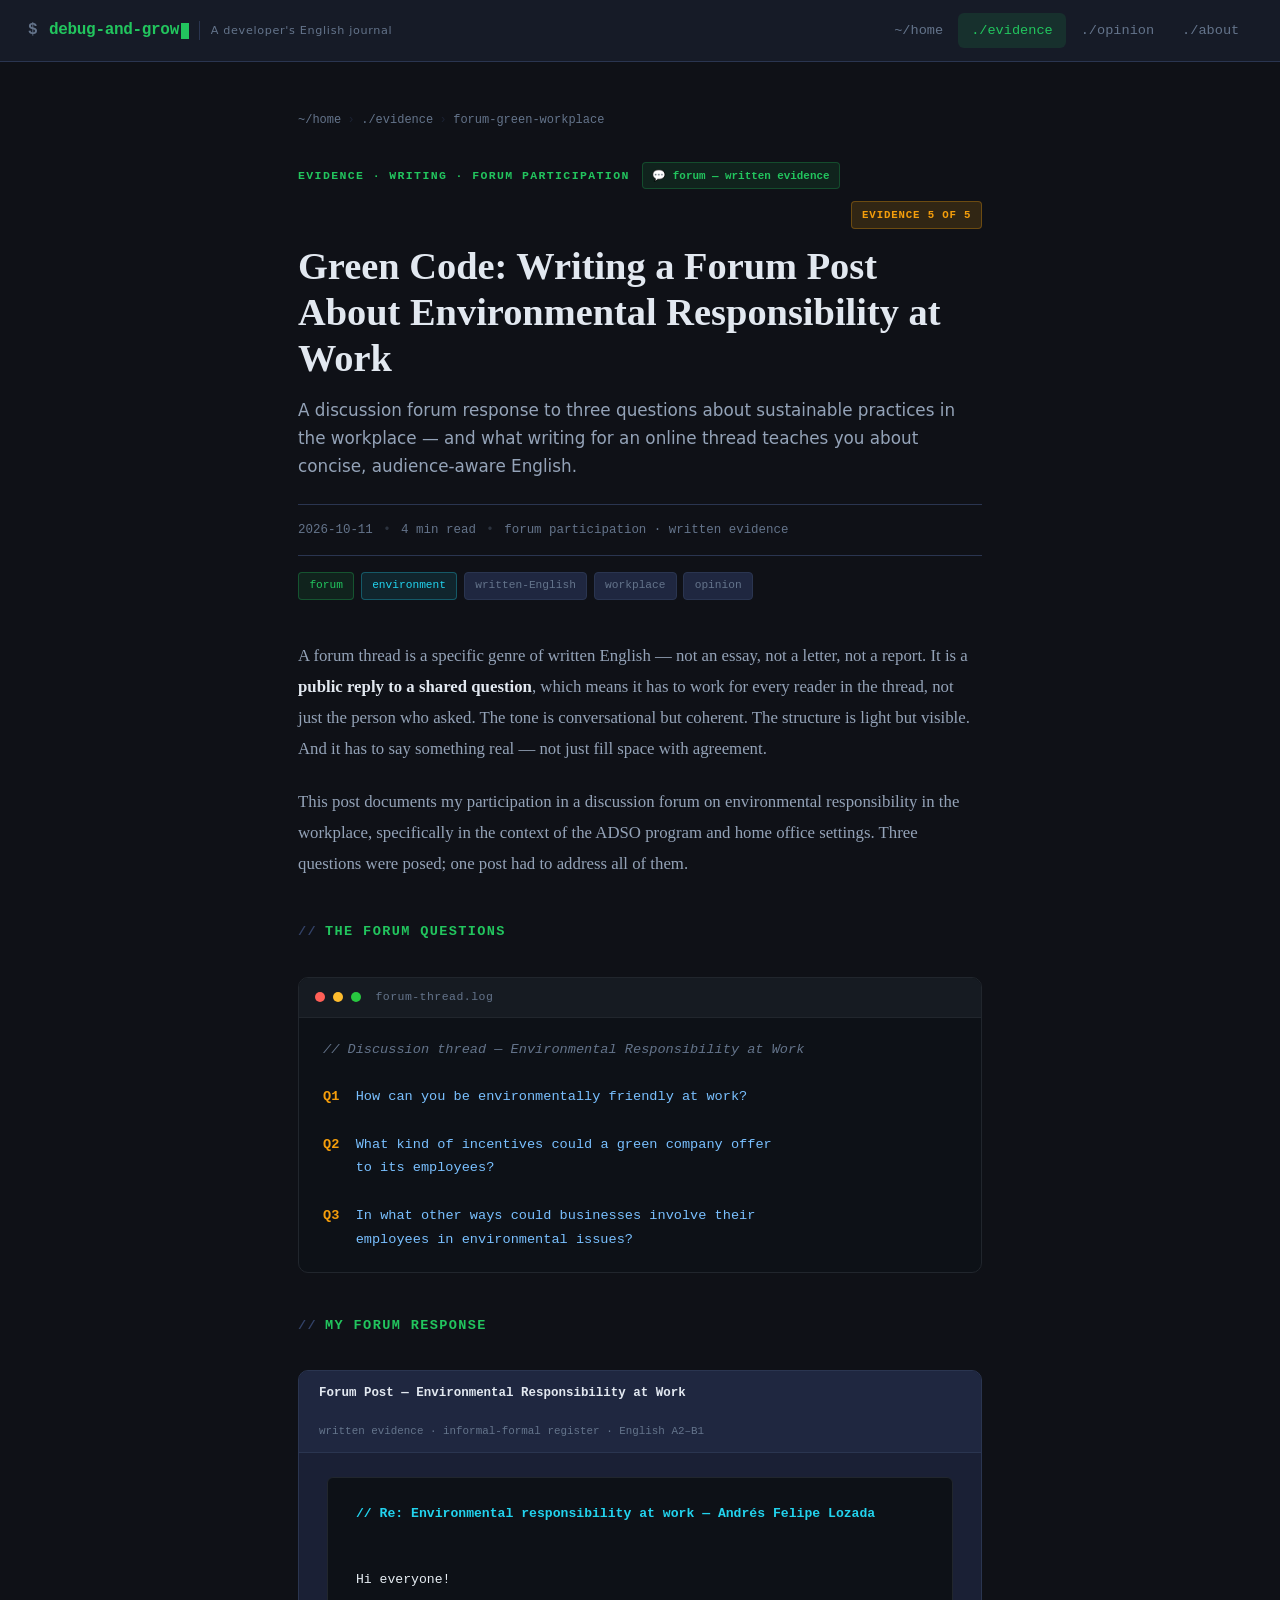
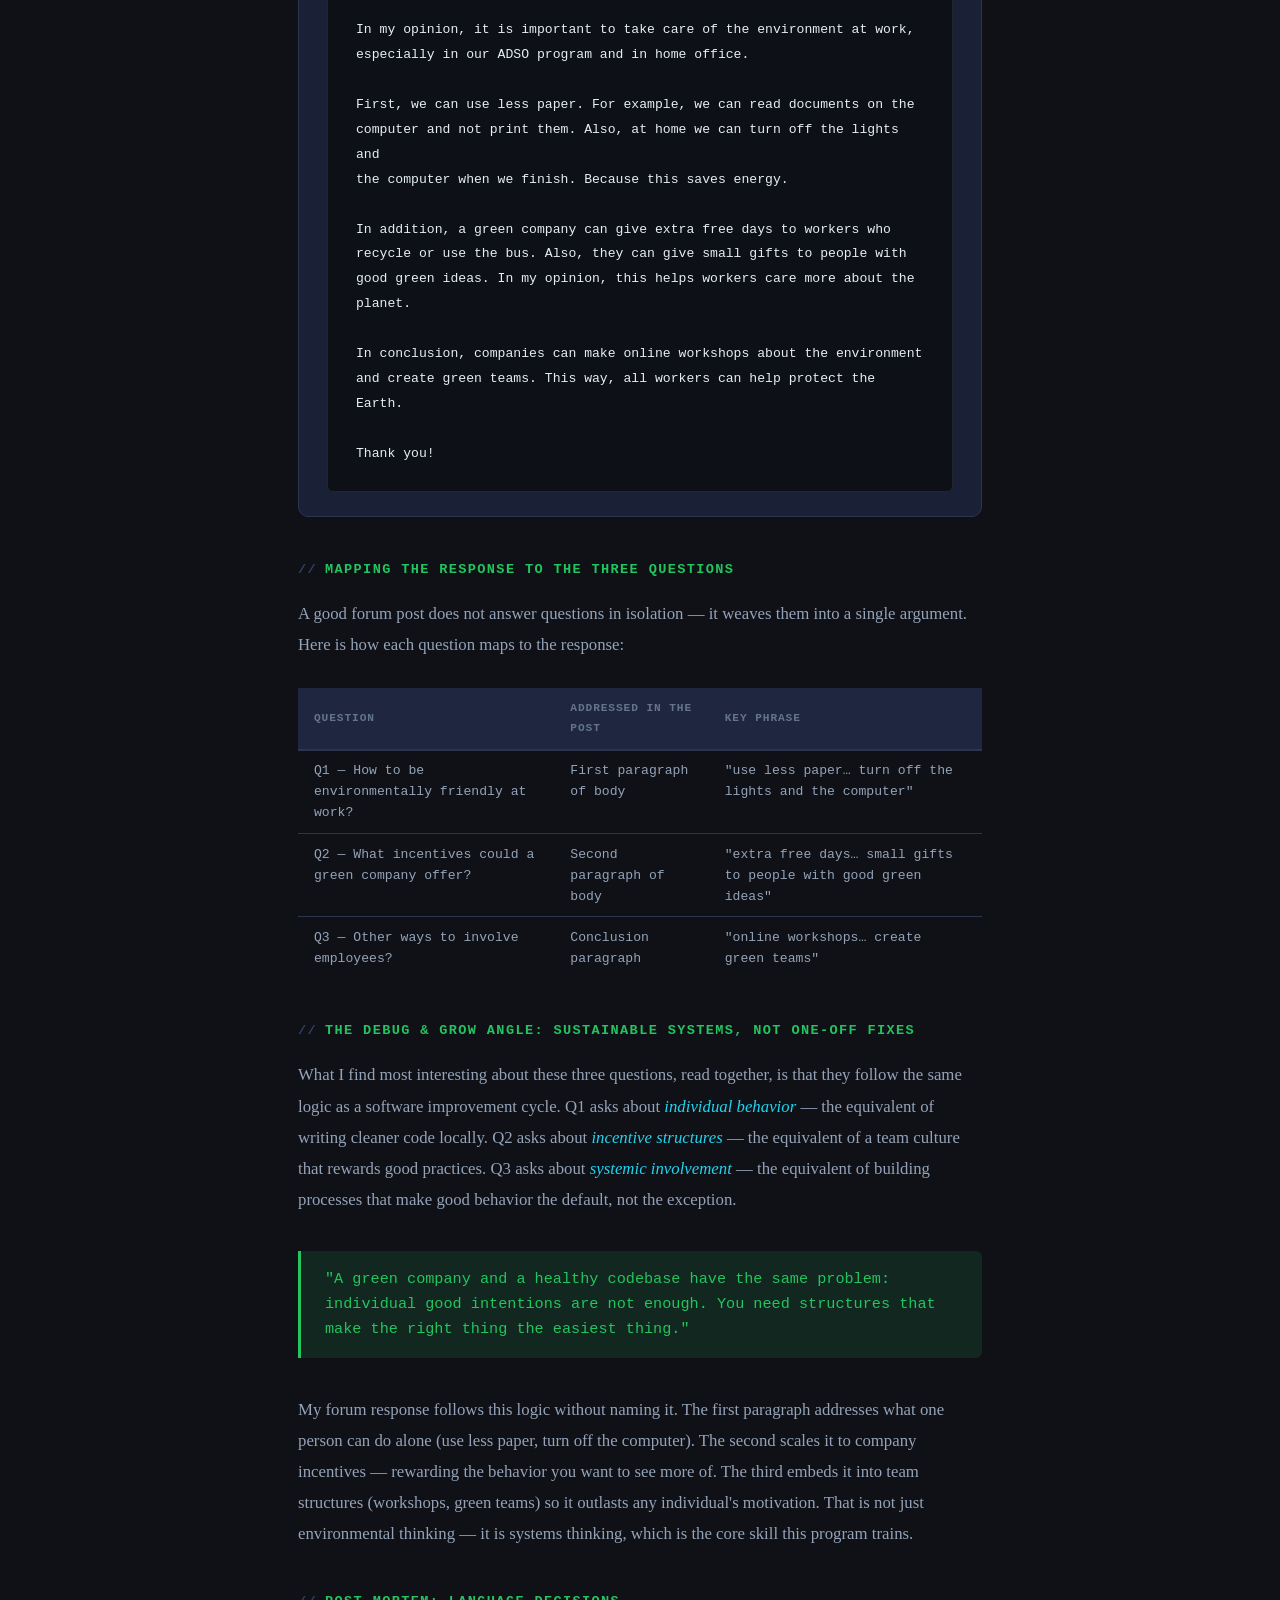
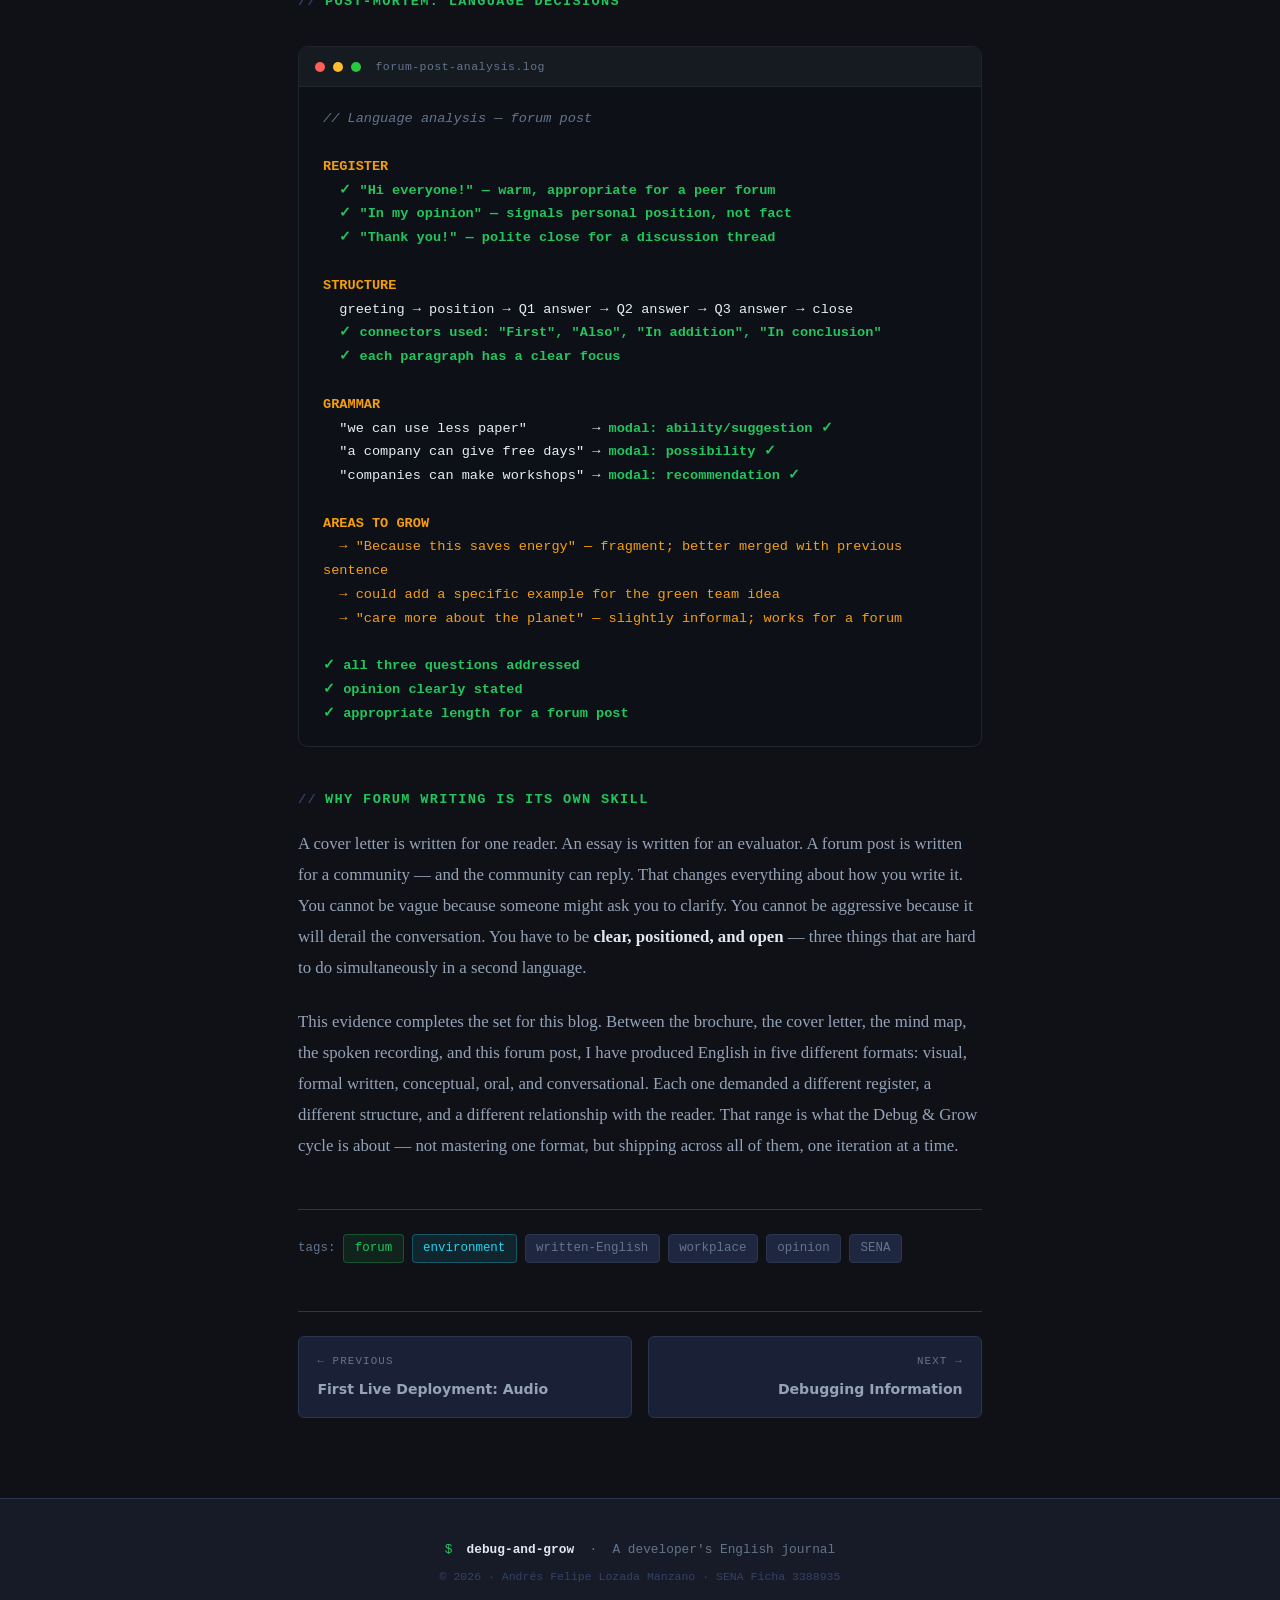
<file: posts/forum-green-workplace.html>
<!DOCTYPE html>
<html lang="en">
<head>
  <meta charset="UTF-8" />
  <meta name="viewport" content="width=device-width, initial-scale=1.0" />
  <title>Forum: Green at Work — Debug &amp; Grow</title>
  <link rel="stylesheet" href="../css/style.css" />
</head>
<body>

  <header class="site-header">
    <a href="../index.html" class="site-logo" aria-label="Debug and Grow home">
      <span class="site-logo-prompt">
        <span class="prompt-symbol">$</span> debug-and-grow<span class="cursor" aria-hidden="true"></span>
      </span>
      <span class="site-logo-sub">A developer's English journal</span>
    </a>
    <nav class="site-nav" aria-label="Main navigation">
      <a href="../index.html">~/home</a>
      <a href="../index.html#evidence" class="active">./evidence</a>
      <a href="../index.html#opinion">./opinion</a>
      <a href="../index.html#about">./about</a>
    </nav>
  </header>

  <main>
    <div class="article-wrapper">

      <nav class="breadcrumb" aria-label="Breadcrumb">
        <a href="../index.html">~/home</a>
        <span class="sep">›</span>
        <a href="../index.html#evidence">./evidence</a>
        <span class="sep">›</span>
        <span>forum-green-workplace</span>
      </nav>

      <header class="article-header">
        <div style="display:flex;align-items:center;gap:0.75rem;margin-bottom:0.9rem;flex-wrap:wrap;">
          <p class="article-category" style="margin:0;">evidence · writing · forum participation</p>
          <span class="evidence-badge text">💬 forum — written evidence</span>
          <span class="required-badge">Evidence 5 of 5</span>
        </div>

        <h1 class="article-title">
          Green Code: Writing a Forum Post About Environmental Responsibility at Work
        </h1>

        <p class="article-subtitle">
          A discussion forum response to three questions about sustainable practices
          in the workplace — and what writing for an online thread teaches you about
          concise, audience-aware English.
        </p>

        <div class="article-meta">
          <time datetime="2026-10-11">2026-10-11</time>
          <span class="dot">•</span>
          <span>4 min read</span>
          <span class="dot">•</span>
          <span>forum participation · written evidence</span>
        </div>

        <div class="tag-list" style="margin-top:1rem;">
          <span class="tag green">forum</span>
          <span class="tag cyan">environment</span>
          <span class="tag">written-English</span>
          <span class="tag">workplace</span>
          <span class="tag">opinion</span>
        </div>
      </header>

      <article class="article-body">

        <p>
          A forum thread is a specific genre of written English — not an essay,
          not a letter, not a report. It is a <strong>public reply to a shared question</strong>,
          which means it has to work for every reader in the thread, not just the
          person who asked. The tone is conversational but coherent. The structure
          is light but visible. And it has to say something real — not just fill space
          with agreement.
        </p>

        <p>
          This post documents my participation in a discussion forum on environmental
          responsibility in the workplace, specifically in the context of the ADSO
          program and home office settings. Three questions were posed; one post
          had to address all of them.
        </p>

        <h2>The forum questions</h2>

        <div class="terminal-block">
          <div class="terminal-bar">
            <span class="terminal-dot dot-red"></span>
            <span class="terminal-dot dot-yellow"></span>
            <span class="terminal-dot dot-green"></span>
            <span class="terminal-title">forum-thread.log</span>
          </div>
          <div class="terminal-body"><span class="t-comment">// Discussion thread — Environmental Responsibility at Work</span>

<span class="t-key">Q1</span>  <span class="t-string">How can you be environmentally friendly at work?</span>

<span class="t-key">Q2</span>  <span class="t-string">What kind of incentives could a green company offer
    to its employees?</span>

<span class="t-key">Q3</span>  <span class="t-string">In what other ways could businesses involve their
    employees in environmental issues?</span></div>
        </div>

        <h2>My forum response</h2>

        <div class="evidence-box">
          <div class="evidence-box-header">
            <span class="evidence-box-title">Forum Post — Environmental Responsibility at Work</span>
            <span class="evidence-box-label">written evidence · informal-formal register · English A2–B1</span>
          </div>
          <div class="evidence-box-body">
            <div class="letter-doc"><span class="letter-subject">// Re: Environmental responsibility at work — Andrés Felipe Lozada</span>
Hi everyone!

In my opinion, it is important to take care of the environment at work,
especially in our ADSO program and in home office.

First, we can use less paper. For example, we can read documents on the
computer and not print them. Also, at home we can turn off the lights and
the computer when we finish. Because this saves energy.

In addition, a green company can give extra free days to workers who
recycle or use the bus. Also, they can give small gifts to people with
good green ideas. In my opinion, this helps workers care more about the planet.

In conclusion, companies can make online workshops about the environment
and create green teams. This way, all workers can help protect the Earth.

Thank you!</div>
          </div>
        </div>

        <h2>Mapping the response to the three questions</h2>

        <p>
          A good forum post does not answer questions in isolation — it weaves them
          into a single argument. Here is how each question maps to the response:
        </p>

        <table class="article-table">
          <thead>
            <tr>
              <th>Question</th>
              <th>Addressed in the post</th>
              <th>Key phrase</th>
            </tr>
          </thead>
          <tbody>
            <tr>
              <td>Q1 — How to be environmentally friendly at work?</td>
              <td>First paragraph of body</td>
              <td>"use less paper… turn off the lights and the computer"</td>
            </tr>
            <tr>
              <td>Q2 — What incentives could a green company offer?</td>
              <td>Second paragraph of body</td>
              <td>"extra free days… small gifts to people with good green ideas"</td>
            </tr>
            <tr>
              <td>Q3 — Other ways to involve employees?</td>
              <td>Conclusion paragraph</td>
              <td>"online workshops… create green teams"</td>
            </tr>
          </tbody>
        </table>

        <h2>The Debug &amp; Grow angle: sustainable systems, not one-off fixes</h2>

        <p>
          What I find most interesting about these three questions, read together, is
          that they follow the same logic as a software improvement cycle.
          Q1 asks about <em>individual behavior</em> — the equivalent of writing
          cleaner code locally. Q2 asks about <em>incentive structures</em> — the
          equivalent of a team culture that rewards good practices. Q3 asks about
          <em>systemic involvement</em> — the equivalent of building processes
          that make good behavior the default, not the exception.
        </p>

        <div class="pull-quote">
          "A green company and a healthy codebase have the same problem: individual good intentions are not enough. You need structures that make the right thing the easiest thing."
        </div>

        <p>
          My forum response follows this logic without naming it. The first paragraph
          addresses what one person can do alone (use less paper, turn off the computer).
          The second scales it to company incentives — rewarding the behavior you want
          to see more of. The third embeds it into team structures (workshops, green teams)
          so it outlasts any individual's motivation. That is not just environmental
          thinking — it is systems thinking, which is the core skill this program trains.
        </p>

        <h2>Post-mortem: language decisions</h2>

        <div class="terminal-block">
          <div class="terminal-bar">
            <span class="terminal-dot dot-red"></span>
            <span class="terminal-dot dot-yellow"></span>
            <span class="terminal-dot dot-green"></span>
            <span class="terminal-title">forum-post-analysis.log</span>
          </div>
          <div class="terminal-body"><span class="t-comment">// Language analysis — forum post</span>

<span class="t-key">REGISTER</span>
  <span class="t-success">✓ "Hi everyone!" — warm, appropriate for a peer forum</span>
  <span class="t-success">✓ "In my opinion" — signals personal position, not fact</span>
  <span class="t-success">✓ "Thank you!" — polite close for a discussion thread</span>

<span class="t-key">STRUCTURE</span>
  greeting → position → Q1 answer → Q2 answer → Q3 answer → close
  <span class="t-success">✓ connectors used: "First", "Also", "In addition", "In conclusion"</span>
  <span class="t-success">✓ each paragraph has a clear focus</span>

<span class="t-key">GRAMMAR</span>
  "we can use less paper"        → <span class="t-success">modal: ability/suggestion ✓</span>
  "a company can give free days" → <span class="t-success">modal: possibility ✓</span>
  "companies can make workshops" → <span class="t-success">modal: recommendation ✓</span>

<span class="t-key">AREAS TO GROW</span>
  <span class="t-warn">→ "Because this saves energy" — fragment; better merged with previous sentence</span>
  <span class="t-warn">→ could add a specific example for the green team idea</span>
  <span class="t-warn">→ "care more about the planet" — slightly informal; works for a forum</span>

<span class="t-success">✓ all three questions addressed
✓ opinion clearly stated
✓ appropriate length for a forum post</span></div>
        </div>

        <h2>Why forum writing is its own skill</h2>

        <p>
          A cover letter is written for one reader. An essay is written for an
          evaluator. A forum post is written for a community — and the community
          can reply. That changes everything about how you write it. You cannot
          be vague because someone might ask you to clarify. You cannot be
          aggressive because it will derail the conversation. You have to be
          <strong>clear, positioned, and open</strong> — three things that are
          hard to do simultaneously in a second language.
        </p>

        <p>
          This evidence completes the set for this blog. Between the brochure,
          the cover letter, the mind map, the spoken recording, and this forum post,
          I have produced English in five different formats: visual, formal written,
          conceptual, oral, and conversational. Each one demanded a different register,
          a different structure, and a different relationship with the reader.
          That range is what the Debug &amp; Grow cycle is about — not mastering
          one format, but shipping across all of them, one iteration at a time.
        </p>

      </article>

      <div class="article-tags">
        <span>tags:</span>
        <span class="tag green">forum</span>
        <span class="tag cyan">environment</span>
        <span class="tag">written-English</span>
        <span class="tag">workplace</span>
        <span class="tag">opinion</span>
        <span class="tag">SENA</span>
      </div>

      <nav class="post-nav" aria-label="Post navigation">
        <a href="spoken-self-introduction.html" class="post-nav-item">
          <span class="post-nav-dir">← previous</span>
          <span class="post-nav-title">First Live Deployment: Audio</span>
        </a>
        <a href="critical-thinking-media-literacy.html" class="post-nav-item next">
          <span class="post-nav-dir">next →</span>
          <span class="post-nav-title">Debugging Information</span>
        </a>
      </nav>

    </div>
  </main>

  <footer class="site-footer">
    <p><span class="footer-prompt">$</span> <strong>debug-and-grow</strong> &nbsp;·&nbsp; A developer's English journal</p>
    <p style="margin-top:0.4rem;font-size:0.72rem;color:var(--text-faint);">© 2026 · Andrés Felipe Lozada Manzano · SENA Ficha 3388935</p>
  </footer>

</body>
</html>
</file>
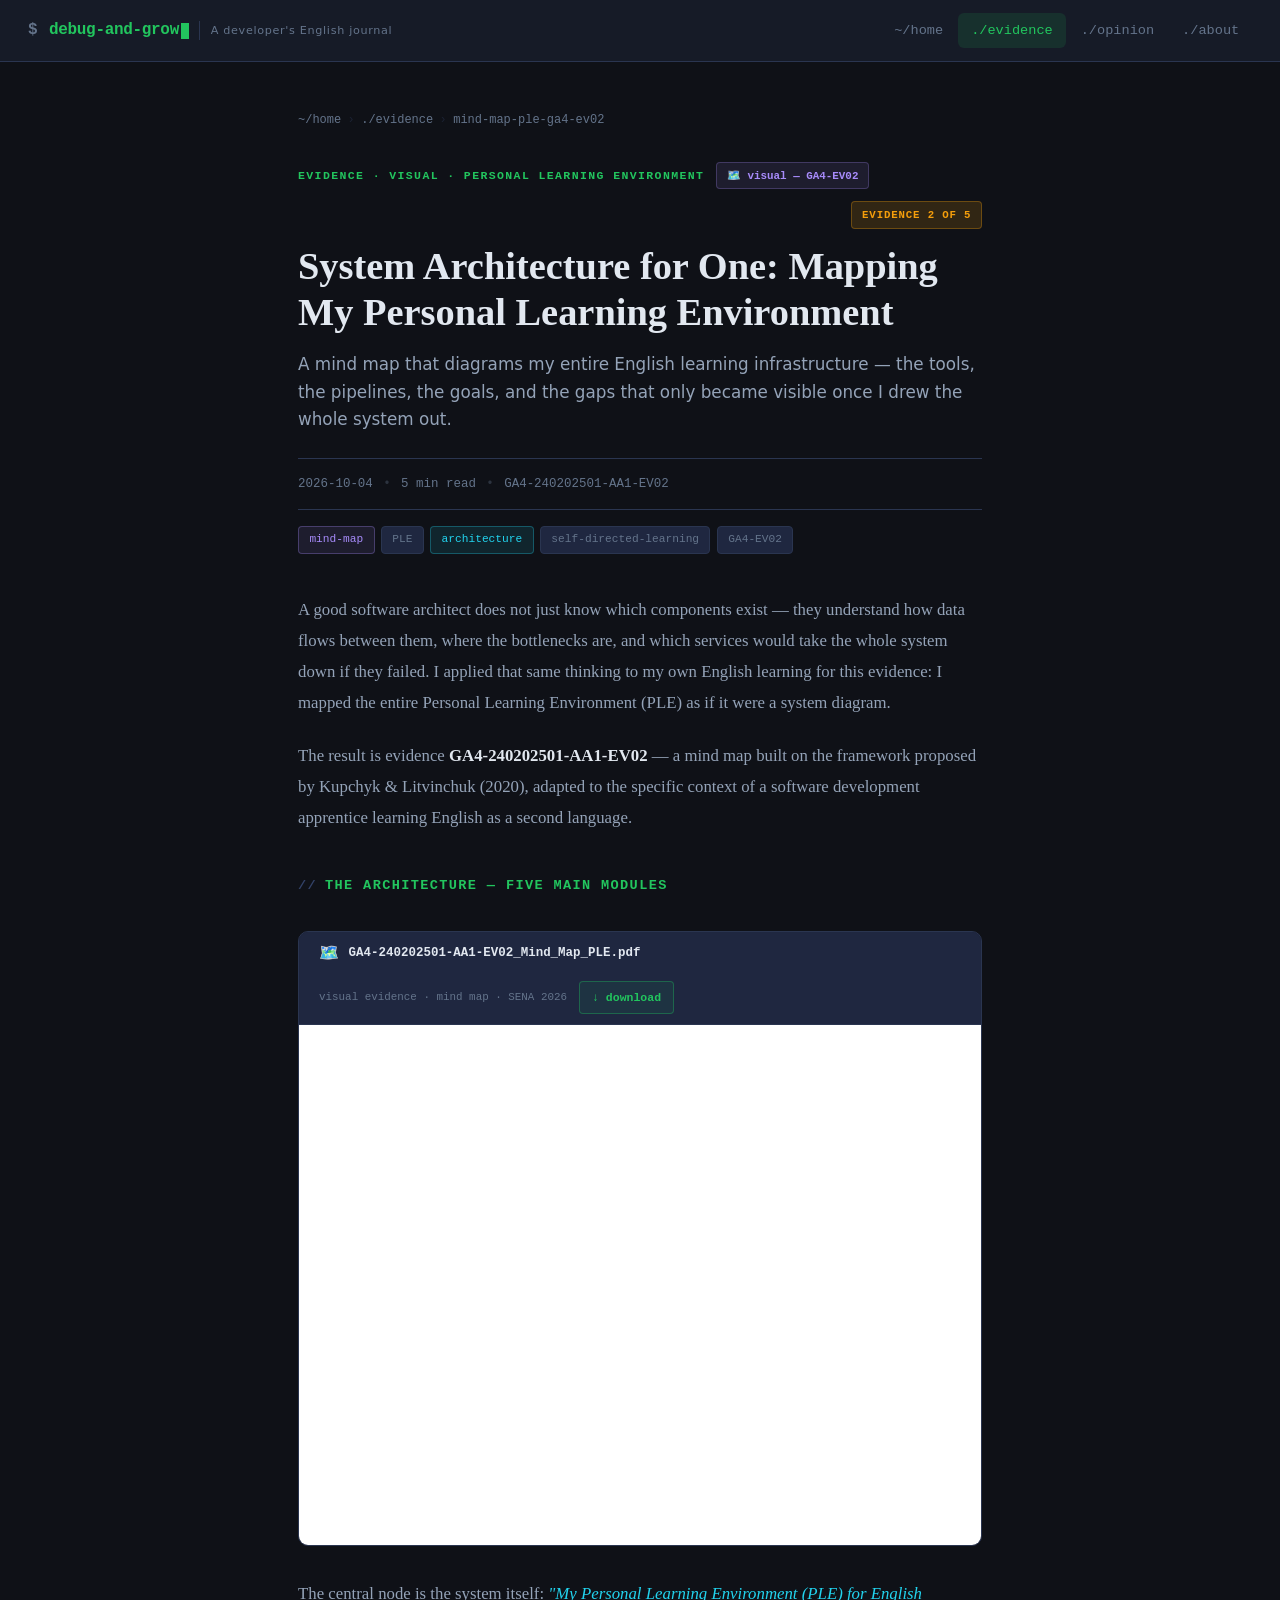
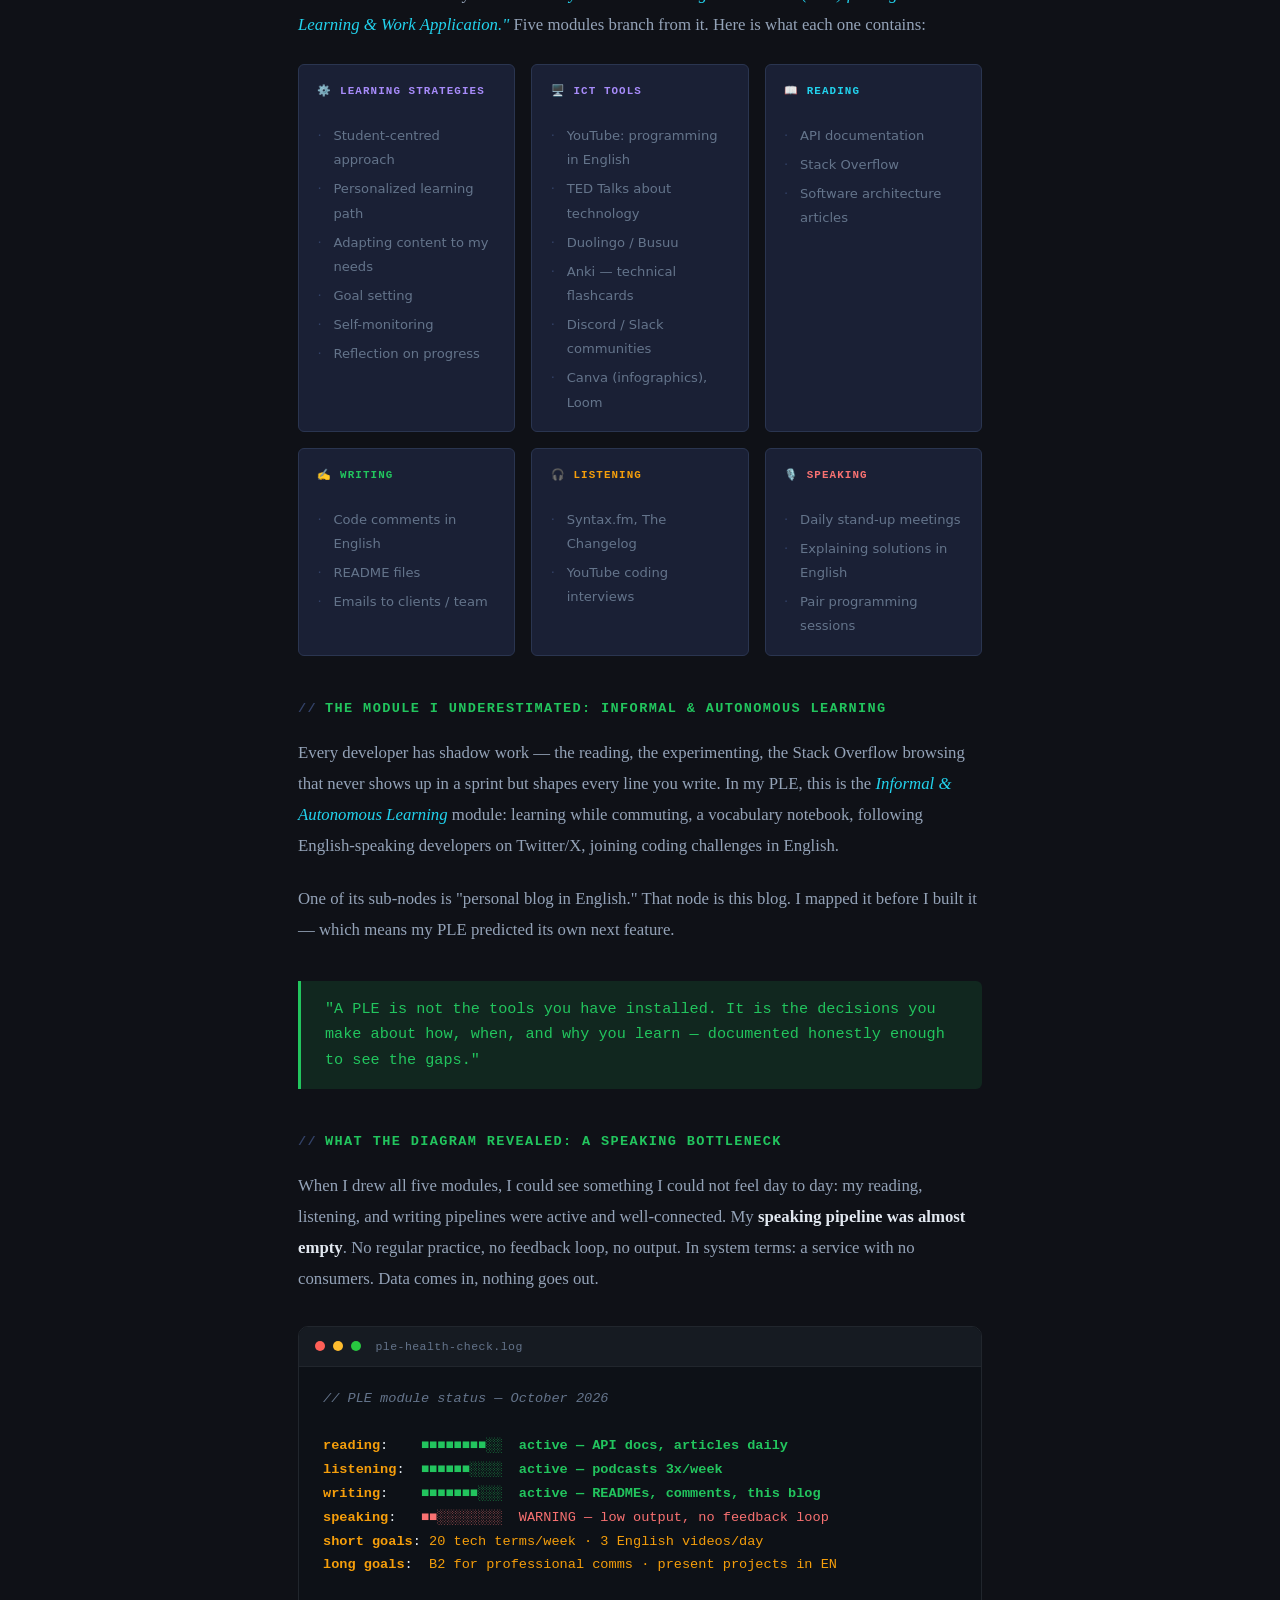
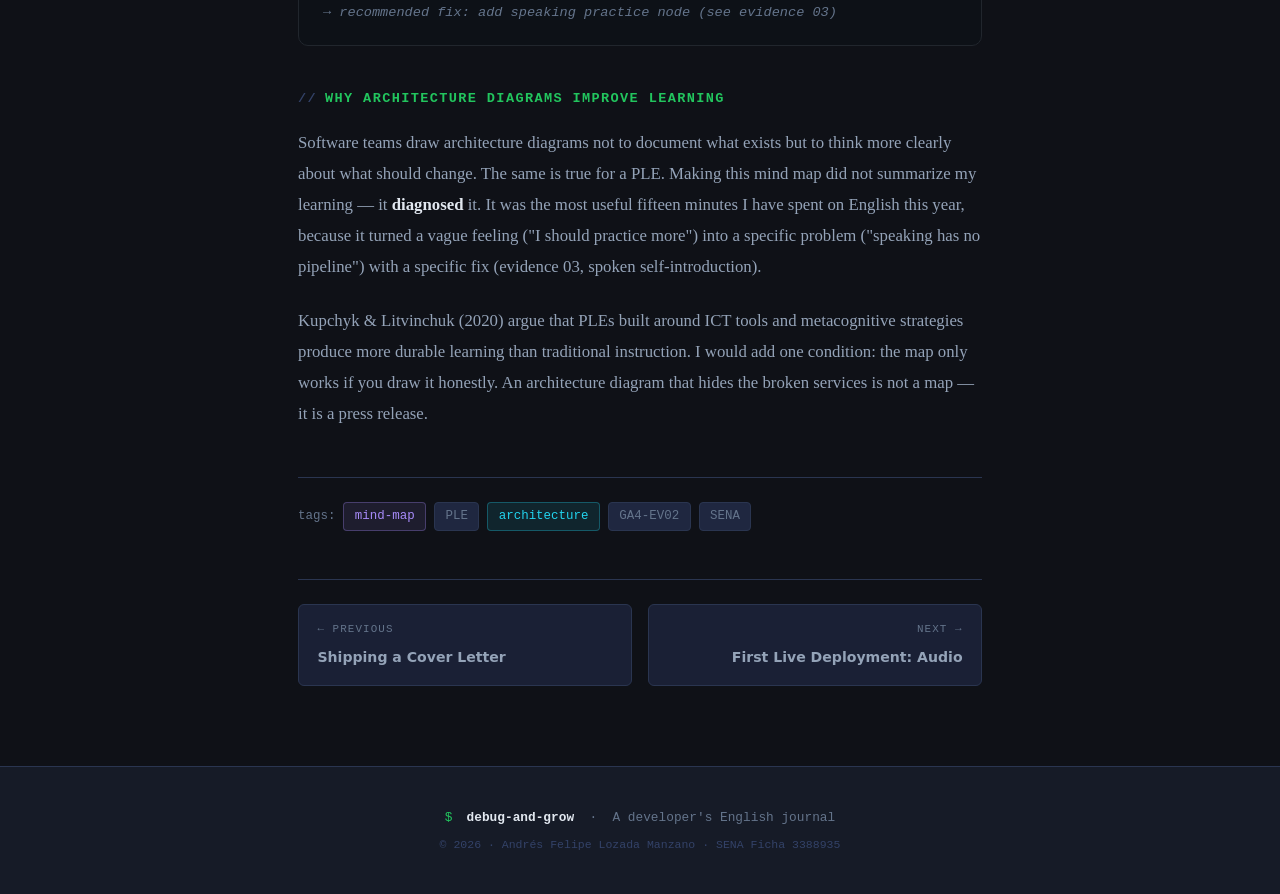
<file: posts/mind-map-ple-ga4-ev02.html>
<!DOCTYPE html>
<html lang="en">
<head>
  <meta charset="UTF-8" />
  <meta name="viewport" content="width=device-width, initial-scale=1.0" />
  <title>System Architecture for One — Debug &amp; Grow</title>
  <link rel="stylesheet" href="../css/style.css" />
</head>
<body>

  <header class="site-header">
    <a href="../index.html" class="site-logo" aria-label="Debug and Grow home">
      <span class="site-logo-prompt">
        <span class="prompt-symbol">$</span> debug-and-grow<span class="cursor" aria-hidden="true"></span>
      </span>
      <span class="site-logo-sub">A developer's English journal</span>
    </a>
    <nav class="site-nav" aria-label="Main navigation">
      <a href="../index.html">~/home</a>
      <a href="../index.html#evidence" class="active">./evidence</a>
      <a href="../index.html#opinion">./opinion</a>
      <a href="../index.html#about">./about</a>
    </nav>
  </header>

  <main>
    <div class="article-wrapper">

      <nav class="breadcrumb" aria-label="Breadcrumb">
        <a href="../index.html">~/home</a>
        <span class="sep">›</span>
        <a href="../index.html#evidence">./evidence</a>
        <span class="sep">›</span>
        <span>mind-map-ple-ga4-ev02</span>
      </nav>

      <header class="article-header">
        <div style="display:flex;align-items:center;gap:0.75rem;margin-bottom:0.9rem;flex-wrap:wrap;">
          <p class="article-category" style="margin:0;">evidence · visual · personal learning environment</p>
          <span class="evidence-badge visual">🗺️ visual — GA4-EV02</span>
          <span class="required-badge">Evidence 2 of 5</span>
        </div>

        <h1 class="article-title">
          System Architecture for One: Mapping My Personal Learning Environment
        </h1>

        <p class="article-subtitle">
          A mind map that diagrams my entire English learning infrastructure —
          the tools, the pipelines, the goals, and the gaps that only became
          visible once I drew the whole system out.
        </p>

        <div class="article-meta">
          <time datetime="2026-10-04">2026-10-04</time>
          <span class="dot">•</span>
          <span>5 min read</span>
          <span class="dot">•</span>
          <span>GA4-240202501-AA1-EV02</span>
        </div>

        <div class="tag-list" style="margin-top:1rem;">
          <span class="tag purple">mind-map</span>
          <span class="tag">PLE</span>
          <span class="tag cyan">architecture</span>
          <span class="tag">self-directed-learning</span>
          <span class="tag">GA4-EV02</span>
        </div>
      </header>

      <article class="article-body">

        <p>
          A good software architect does not just know which components exist — they
          understand how data flows between them, where the bottlenecks are, and which
          services would take the whole system down if they failed. I applied that
          same thinking to my own English learning for this evidence: I mapped the
          entire Personal Learning Environment (PLE) as if it were a system diagram.
        </p>

        <p>
          The result is evidence <strong>GA4-240202501-AA1-EV02</strong> — a mind map
          built on the framework proposed by Kupchyk &amp; Litvinchuk (2020), adapted
          to the specific context of a software development apprentice learning English
          as a second language.
        </p>

        <h2>The architecture — five main modules</h2>

        <div class="pdf-embed-wrapper">
          <div class="pdf-embed-bar">
            <div class="pdf-embed-bar-left">
              <span class="pdf-embed-icon">🗺️</span>
              <span class="pdf-embed-filename">GA4-240202501-AA1-EV02_Mind_Map_PLE.pdf</span>
            </div>
            <div style="display:flex;align-items:center;gap:0.75rem;flex-wrap:wrap;">
              <span class="pdf-embed-meta">visual evidence · mind map · SENA 2026</span>
              <a class="pdf-download-btn"
                 href="../assets/GA4-240202501-AA1-EV02_Mind_Map_PLE.pdf"
                 download
                 aria-label="Download mind map PDF">
                ↓ download
              </a>
            </div>
          </div>
          <iframe
            class="pdf-embed-frame"
            src="../assets/GA4-240202501-AA1-EV02_Mind_Map_PLE.pdf"
            title="GA4-240202501-AA1-EV02 — Mind Map PLE PDF"
            aria-label="Embedded PDF: mind map evidence GA4-EV02">
          </iframe>
        </div>

        <p>
          The central node is the system itself: <em>"My Personal Learning Environment
          (PLE) for English Learning &amp; Work Application."</em> Five modules branch from it.
          Here is what each one contains:
        </p>

        <div class="skill-grid">
          <div class="skill-card">
            <p class="skill-card-label digital">⚙️ learning strategies</p>
            <ul>
              <li>Student-centred approach</li>
              <li>Personalized learning path</li>
              <li>Adapting content to my needs</li>
              <li>Goal setting</li>
              <li>Self-monitoring</li>
              <li>Reflection on progress</li>
            </ul>
          </div>
          <div class="skill-card">
            <p class="skill-card-label digital">🖥️ ICT tools</p>
            <ul>
              <li>YouTube: programming in English</li>
              <li>TED Talks about technology</li>
              <li>Duolingo / Busuu</li>
              <li>Anki — technical flashcards</li>
              <li>Discord / Slack communities</li>
              <li>Canva (infographics), Loom</li>
            </ul>
          </div>
          <div class="skill-card">
            <p class="skill-card-label reading">📖 reading</p>
            <ul>
              <li>API documentation</li>
              <li>Stack Overflow</li>
              <li>Software architecture articles</li>
            </ul>
          </div>
          <div class="skill-card">
            <p class="skill-card-label writing">✍️ writing</p>
            <ul>
              <li>Code comments in English</li>
              <li>README files</li>
              <li>Emails to clients / team</li>
            </ul>
          </div>
          <div class="skill-card">
            <p class="skill-card-label listening">🎧 listening</p>
            <ul>
              <li>Syntax.fm, The Changelog</li>
              <li>YouTube coding interviews</li>
            </ul>
          </div>
          <div class="skill-card">
            <p class="skill-card-label speaking">🎙️ speaking</p>
            <ul>
              <li>Daily stand-up meetings</li>
              <li>Explaining solutions in English</li>
              <li>Pair programming sessions</li>
            </ul>
          </div>
        </div>

        <h2>The module I underestimated: informal &amp; autonomous learning</h2>

        <p>
          Every developer has shadow work — the reading, the experimenting, the
          Stack Overflow browsing that never shows up in a sprint but shapes every
          line you write. In my PLE, this is the <em>Informal &amp; Autonomous
          Learning</em> module: learning while commuting, a vocabulary notebook,
          following English-speaking developers on Twitter/X, joining coding
          challenges in English.
        </p>

        <p>
          One of its sub-nodes is "personal blog in English." That node is this blog.
          I mapped it before I built it — which means my PLE predicted its own
          next feature.
        </p>

        <div class="pull-quote">
          "A PLE is not the tools you have installed. It is the decisions you make about how, when, and why you learn — documented honestly enough to see the gaps."
        </div>

        <h2>What the diagram revealed: a speaking bottleneck</h2>

        <p>
          When I drew all five modules, I could see something I could not feel day to
          day: my reading, listening, and writing pipelines were active and well-connected.
          My <strong>speaking pipeline was almost empty</strong>. No regular practice,
          no feedback loop, no output. In system terms: a service with no consumers.
          Data comes in, nothing goes out.
        </p>

        <div class="terminal-block">
          <div class="terminal-bar">
            <span class="terminal-dot dot-red"></span>
            <span class="terminal-dot dot-yellow"></span>
            <span class="terminal-dot dot-green"></span>
            <span class="terminal-title">ple-health-check.log</span>
          </div>
          <div class="terminal-body"><span class="t-comment">// PLE module status — October 2026</span>

<span class="t-key">reading</span>:    <span class="t-success">■■■■■■■■░░  active — API docs, articles daily</span>
<span class="t-key">listening</span>:  <span class="t-success">■■■■■■░░░░  active — podcasts 3x/week</span>
<span class="t-key">writing</span>:    <span class="t-success">■■■■■■■░░░  active — READMEs, comments, this blog</span>
<span class="t-key">speaking</span>:   <span class="t-error">■■░░░░░░░░  WARNING — low output, no feedback loop</span>
<span class="t-key">short goals</span>: <span class="t-warn">20 tech terms/week · 3 English videos/day</span>
<span class="t-key">long goals</span>:  <span class="t-warn">B2 for professional comms · present projects in EN</span>

<span class="t-comment">→ recommended fix: add speaking practice node (see evidence 03)</span></div>
        </div>

        <h2>Why architecture diagrams improve learning</h2>

        <p>
          Software teams draw architecture diagrams not to document what exists but to
          think more clearly about what should change. The same is true for a PLE.
          Making this mind map did not summarize my learning — it <strong>diagnosed</strong>
          it. It was the most useful fifteen minutes I have spent on English this year,
          because it turned a vague feeling ("I should practice more") into a specific
          problem ("speaking has no pipeline") with a specific fix (evidence 03,
          spoken self-introduction).
        </p>

        <p>
          Kupchyk &amp; Litvinchuk (2020) argue that PLEs built around ICT tools and
          metacognitive strategies produce more durable learning than traditional instruction.
          I would add one condition: the map only works if you draw it honestly.
          An architecture diagram that hides the broken services is not a map — it is
          a press release.
        </p>

      </article>

      <div class="article-tags">
        <span>tags:</span>
        <span class="tag purple">mind-map</span>
        <span class="tag">PLE</span>
        <span class="tag cyan">architecture</span>
        <span class="tag">GA4-EV02</span>
        <span class="tag">SENA</span>
      </div>

      <nav class="post-nav" aria-label="Post navigation">
        <a href="cover-letter-ga2-ev03.html" class="post-nav-item">
          <span class="post-nav-dir">← previous</span>
          <span class="post-nav-title">Shipping a Cover Letter</span>
        </a>
        <a href="spoken-self-introduction.html" class="post-nav-item next">
          <span class="post-nav-dir">next →</span>
          <span class="post-nav-title">First Live Deployment: Audio</span>
        </a>
      </nav>

    </div>
  </main>

  <footer class="site-footer">
    <p><span class="footer-prompt">$</span> <strong>debug-and-grow</strong> &nbsp;·&nbsp; A developer's English journal</p>
    <p style="margin-top:0.4rem;font-size:0.72rem;color:var(--text-faint);">© 2026 · Andrés Felipe Lozada Manzano · SENA Ficha 3388935</p>
  </footer>

</body>
</html>
</file>
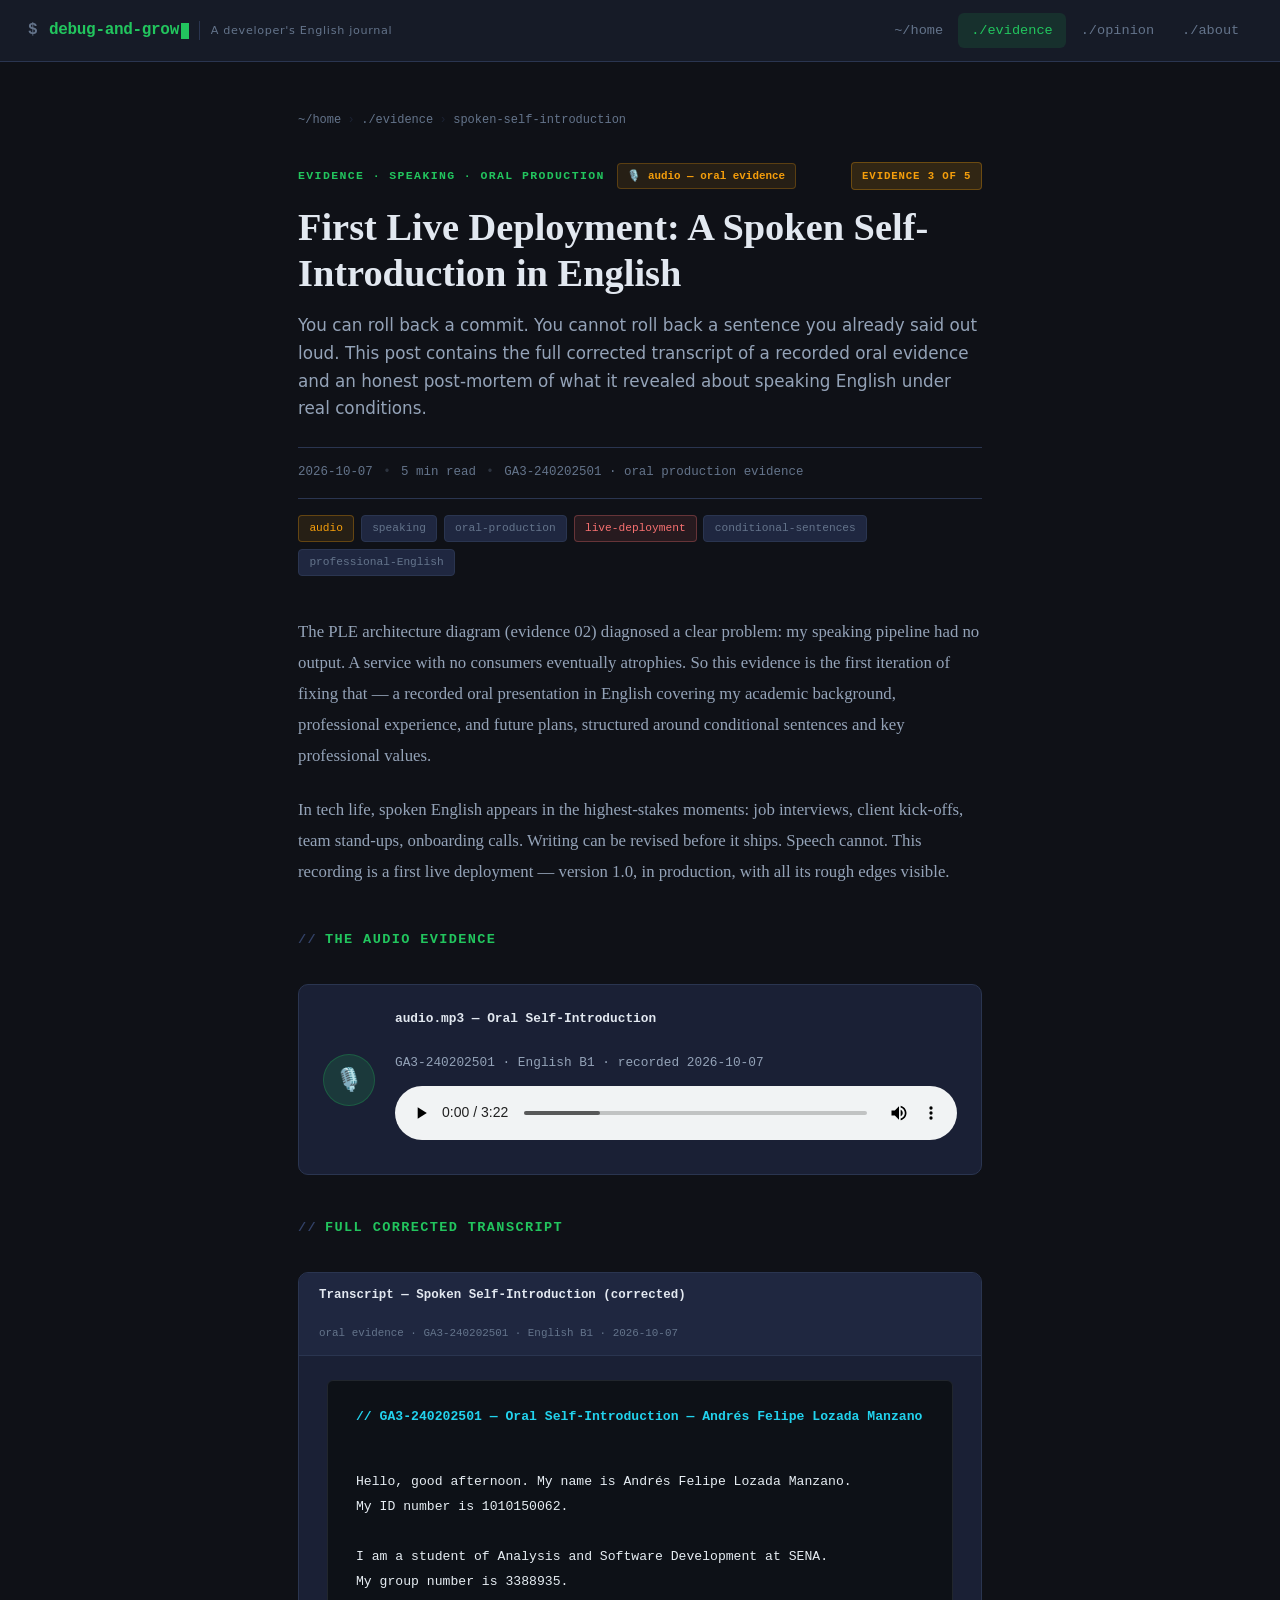
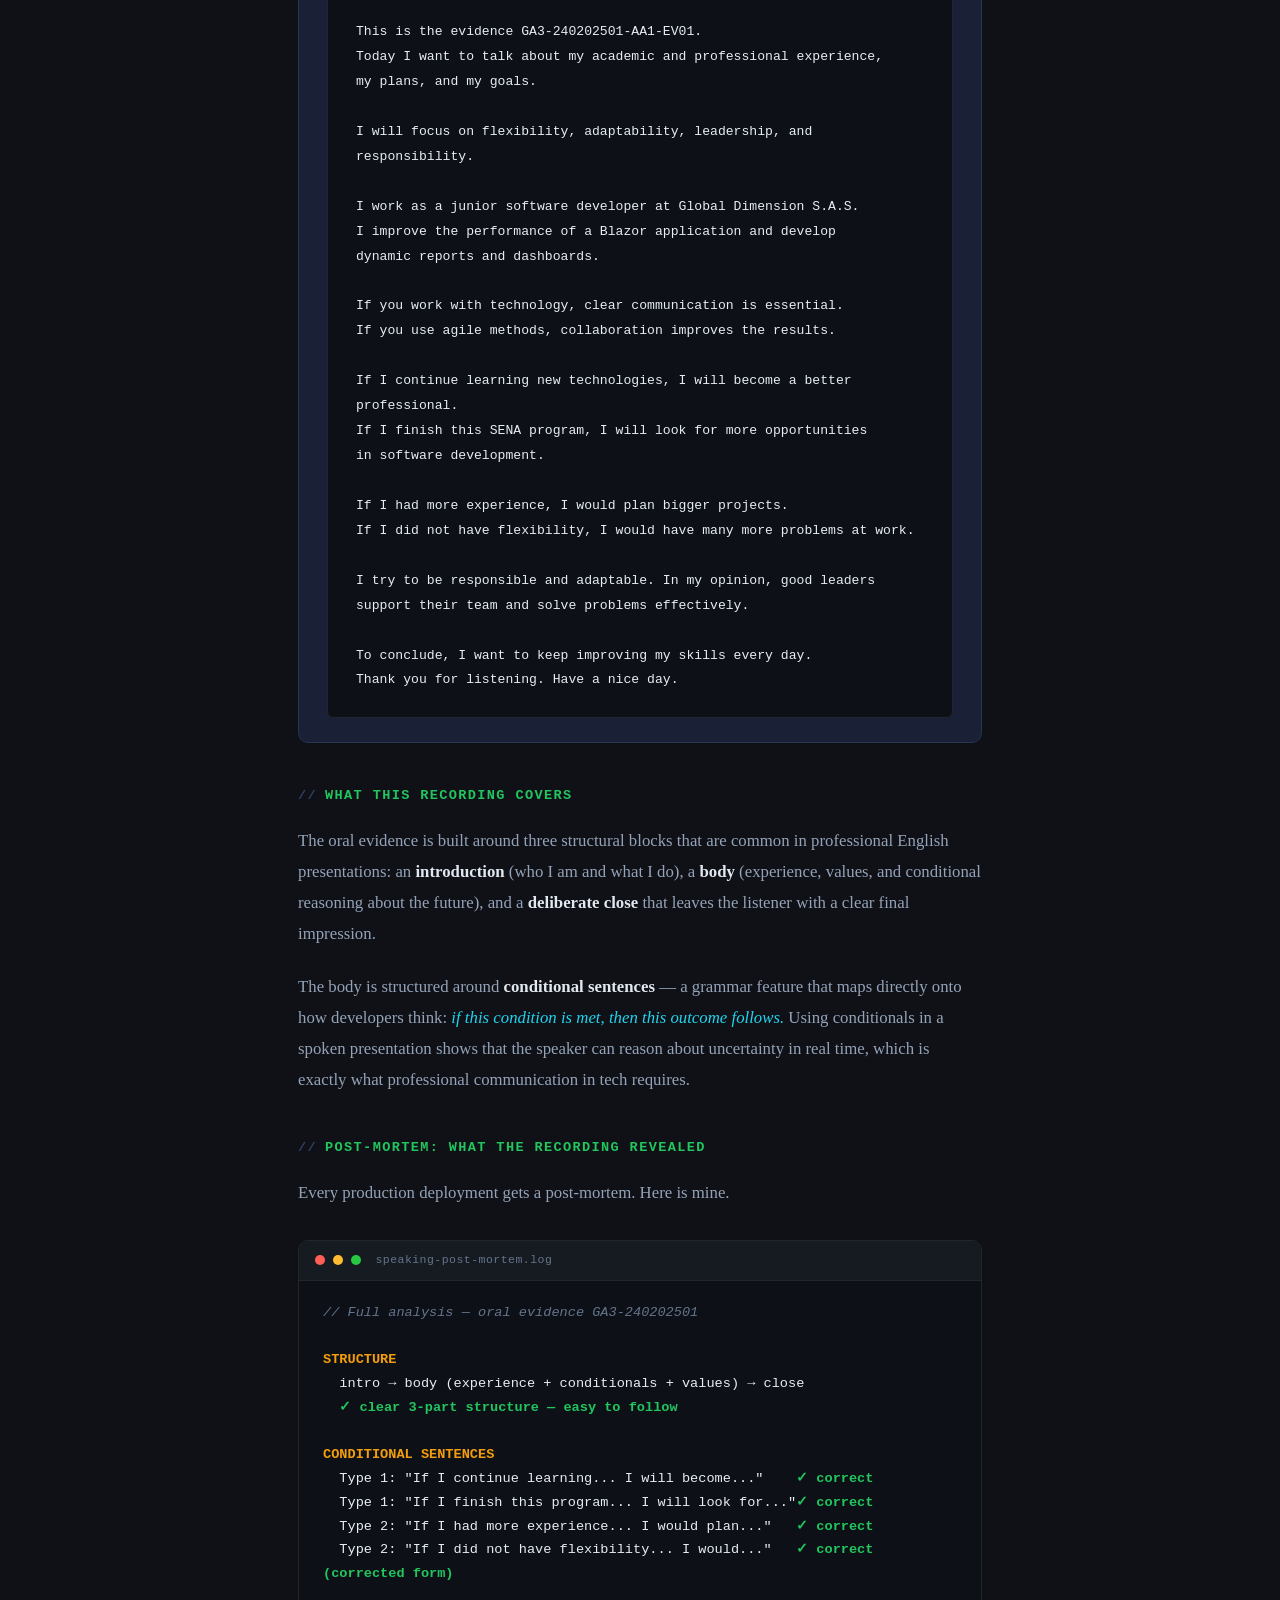
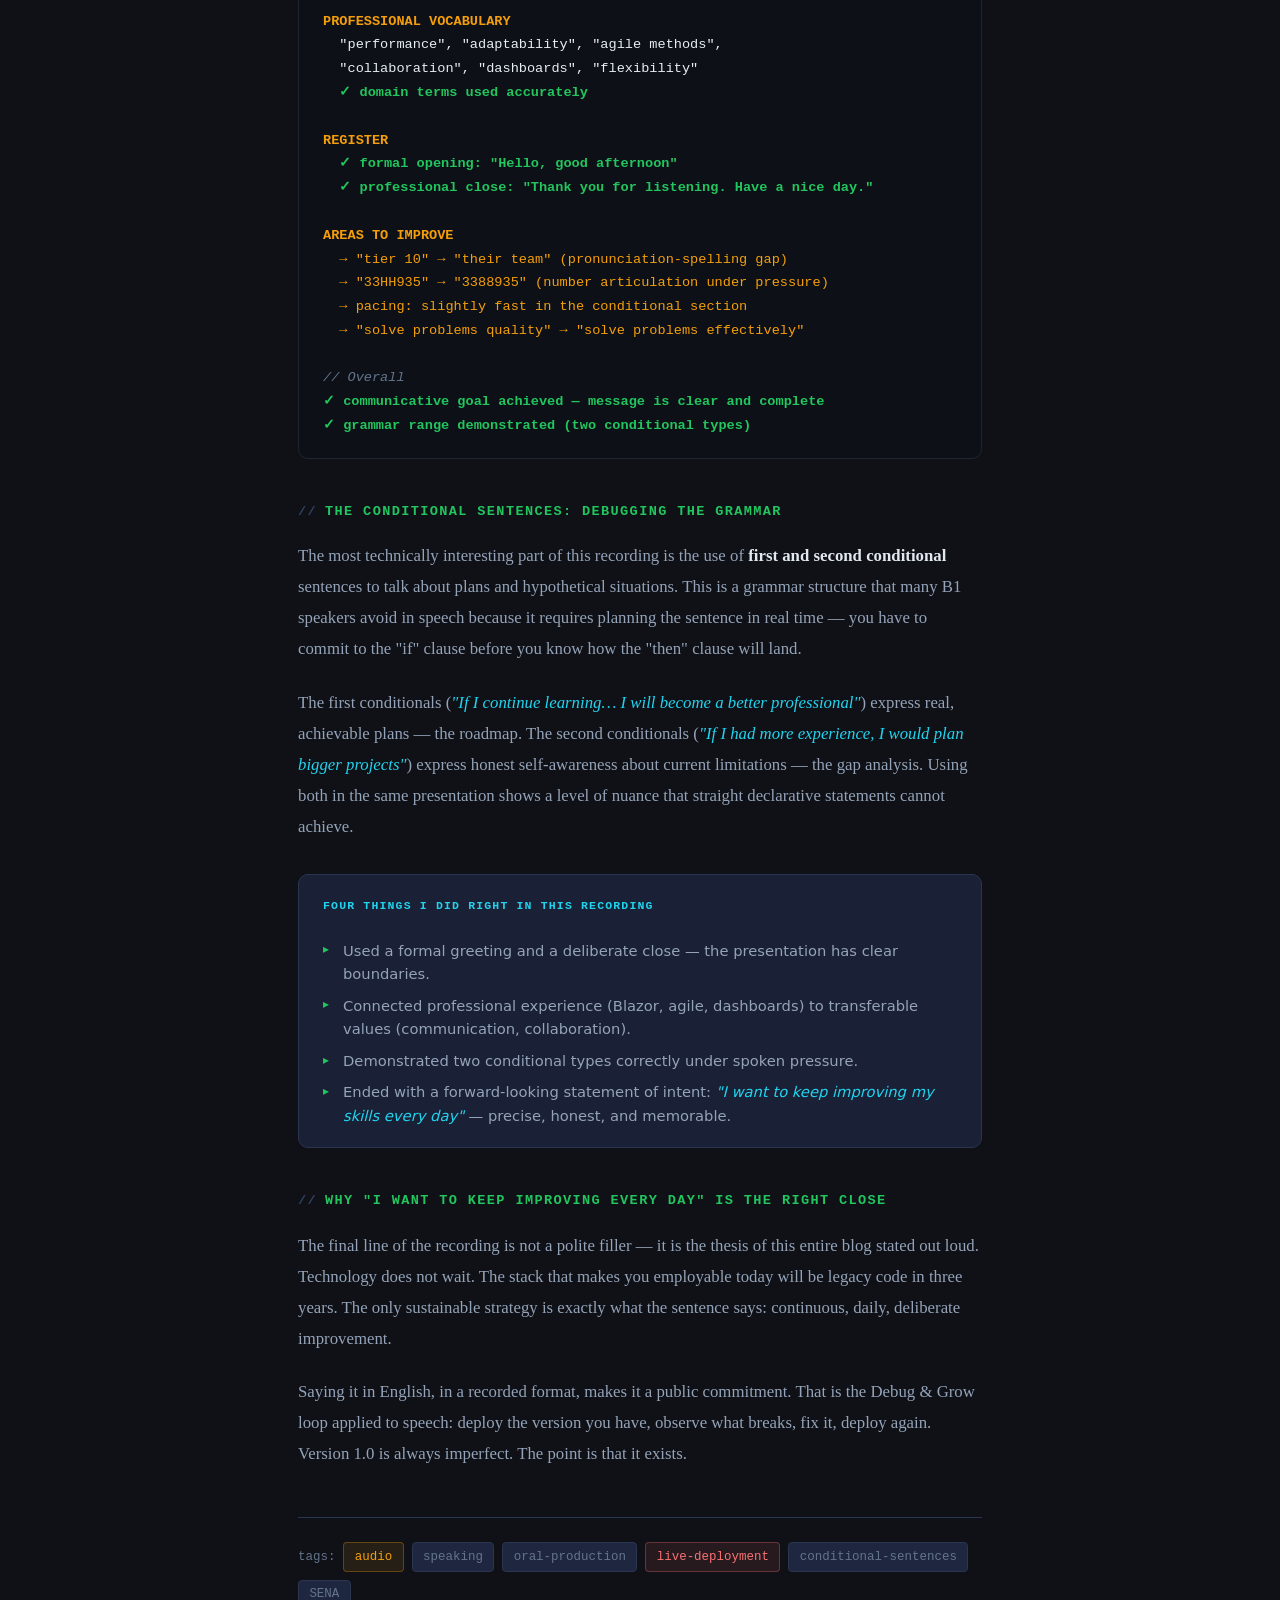
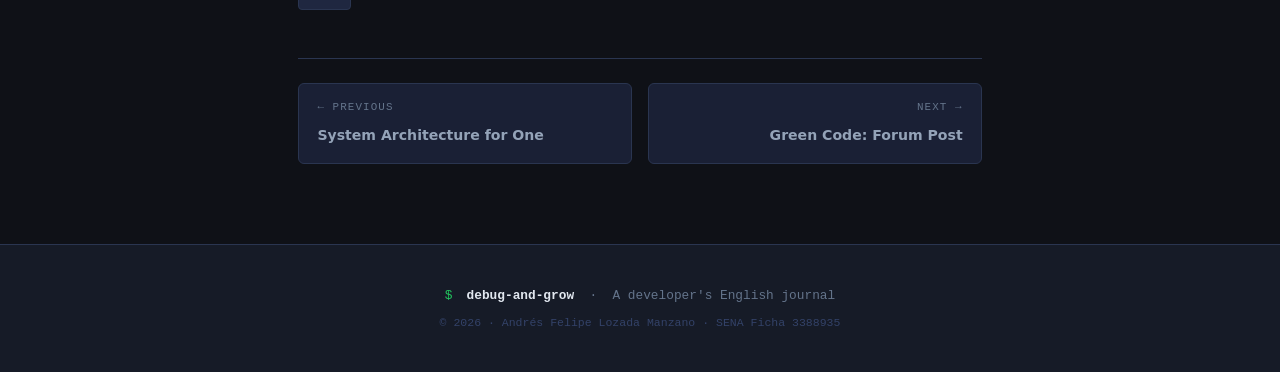
<file: posts/spoken-self-introduction.html>
<!DOCTYPE html>
<html lang="en">
<head>
  <meta charset="UTF-8" />
  <meta name="viewport" content="width=device-width, initial-scale=1.0" />
  <title>First Live Deployment: A Spoken Self-Introduction — Debug &amp; Grow</title>
  <link rel="stylesheet" href="../css/style.css" />
</head>
<body>

  <header class="site-header">
    <a href="../index.html" class="site-logo" aria-label="Debug and Grow home">
      <span class="site-logo-prompt">
        <span class="prompt-symbol">$</span> debug-and-grow<span class="cursor" aria-hidden="true"></span>
      </span>
      <span class="site-logo-sub">A developer's English journal</span>
    </a>
    <nav class="site-nav" aria-label="Main navigation">
      <a href="../index.html">~/home</a>
      <a href="../index.html#evidence" class="active">./evidence</a>
      <a href="../index.html#opinion">./opinion</a>
      <a href="../index.html#about">./about</a>
    </nav>
  </header>

  <main>
    <div class="article-wrapper">

      <nav class="breadcrumb" aria-label="Breadcrumb">
        <a href="../index.html">~/home</a>
        <span class="sep">›</span>
        <a href="../index.html#evidence">./evidence</a>
        <span class="sep">›</span>
        <span>spoken-self-introduction</span>
      </nav>

      <header class="article-header">
        <div style="display:flex;align-items:center;gap:0.75rem;margin-bottom:0.9rem;flex-wrap:wrap;">
          <p class="article-category" style="margin:0;">evidence · speaking · oral production</p>
          <span class="evidence-badge audio">🎙️ audio — oral evidence</span>
          <span class="required-badge">Evidence 3 of 5</span>
        </div>

        <h1 class="article-title">
          First Live Deployment: A Spoken Self-Introduction in English
        </h1>

        <p class="article-subtitle">
          You can roll back a commit. You cannot roll back a sentence you already said
          out loud. This post contains the full corrected transcript of a recorded
          oral evidence and an honest post-mortem of what it revealed about speaking
          English under real conditions.
        </p>

        <div class="article-meta">
          <time datetime="2026-10-07">2026-10-07</time>
          <span class="dot">•</span>
          <span>5 min read</span>
          <span class="dot">•</span>
          <span>GA3-240202501 · oral production evidence</span>
        </div>

        <div class="tag-list" style="margin-top:1rem;">
          <span class="tag amber">audio</span>
          <span class="tag">speaking</span>
          <span class="tag">oral-production</span>
          <span class="tag red">live-deployment</span>
          <span class="tag">conditional-sentences</span>
          <span class="tag">professional-English</span>
        </div>
      </header>

      <article class="article-body">

        <p>
          The PLE architecture diagram (evidence 02) diagnosed a clear problem:
          my speaking pipeline had no output. A service with no consumers eventually
          atrophies. So this evidence is the first iteration of fixing that — a recorded
          oral presentation in English covering my academic background, professional
          experience, and future plans, structured around conditional sentences and
          key professional values.
        </p>

        <p>
          In tech life, spoken English appears in the highest-stakes moments: job
          interviews, client kick-offs, team stand-ups, onboarding calls. Writing
          can be revised before it ships. Speech cannot. This recording is a first
          live deployment — version 1.0, in production, with all its rough edges visible.
        </p>

        <h2>The audio evidence</h2>

        <div class="audio-player-box">
          <div class="audio-icon" aria-hidden="true">🎙️</div>
          <div class="audio-info">
            <p>
              <strong>audio.mp3 — Oral Self-Introduction</strong><br>
              GA3-240202501 · English B1 · recorded 2026-10-07
            </p>
            <audio src="../assets/audio.mp3" controls aria-label="Oral self-introduction recording"></audio>
          </div>
        </div>

        <h2>Full corrected transcript</h2>

        <div class="evidence-box">
          <div class="evidence-box-header">
            <span class="evidence-box-title">Transcript — Spoken Self-Introduction (corrected)</span>
            <span class="evidence-box-label">oral evidence · GA3-240202501 · English B1 · 2026-10-07</span>
          </div>
          <div class="evidence-box-body">
            <div class="letter-doc"><span class="letter-subject">// GA3-240202501 — Oral Self-Introduction — Andrés Felipe Lozada Manzano</span>
Hello, good afternoon. My name is Andrés Felipe Lozada Manzano.
My ID number is 1010150062.

I am a student of Analysis and Software Development at SENA.
My group number is 3388935.

This is the evidence GA3-240202501-AA1-EV01.
Today I want to talk about my academic and professional experience,
my plans, and my goals.

I will focus on flexibility, adaptability, leadership, and responsibility.

I work as a junior software developer at Global Dimension S.A.S.
I improve the performance of a Blazor application and develop
dynamic reports and dashboards.

If you work with technology, clear communication is essential.
If you use agile methods, collaboration improves the results.

If I continue learning new technologies, I will become a better professional.
If I finish this SENA program, I will look for more opportunities
in software development.

If I had more experience, I would plan bigger projects.
If I did not have flexibility, I would have many more problems at work.

I try to be responsible and adaptable. In my opinion, good leaders
support their team and solve problems effectively.

To conclude, I want to keep improving my skills every day.
Thank you for listening. Have a nice day.</div>
          </div>
        </div>

        <h2>What this recording covers</h2>

        <p>
          The oral evidence is built around three structural blocks that are common in
          professional English presentations: an <strong>introduction</strong> (who I am
          and what I do), a <strong>body</strong> (experience, values, and conditional
          reasoning about the future), and a <strong>deliberate close</strong> that
          leaves the listener with a clear final impression.
        </p>

        <p>
          The body is structured around <strong>conditional sentences</strong> — a
          grammar feature that maps directly onto how developers think:
          <em>if this condition is met, then this outcome follows.</em> Using conditionals
          in a spoken presentation shows that the speaker can reason about uncertainty
          in real time, which is exactly what professional communication in tech requires.
        </p>

        <h2>Post-mortem: what the recording revealed</h2>

        <p>
          Every production deployment gets a post-mortem. Here is mine.
        </p>

        <div class="terminal-block">
          <div class="terminal-bar">
            <span class="terminal-dot dot-red"></span>
            <span class="terminal-dot dot-yellow"></span>
            <span class="terminal-dot dot-green"></span>
            <span class="terminal-title">speaking-post-mortem.log</span>
          </div>
          <div class="terminal-body"><span class="t-comment">// Full analysis — oral evidence GA3-240202501</span>

<span class="t-key">STRUCTURE</span>
  intro → body (experience + conditionals + values) → close
  <span class="t-success">✓ clear 3-part structure — easy to follow</span>

<span class="t-key">CONDITIONAL SENTENCES</span>
  Type 1: "If I continue learning... I will become..."    <span class="t-success">✓ correct</span>
  Type 1: "If I finish this program... I will look for..."<span class="t-success">✓ correct</span>
  Type 2: "If I had more experience... I would plan..."   <span class="t-success">✓ correct</span>
  Type 2: "If I did not have flexibility... I would..."   <span class="t-success">✓ correct (corrected form)</span>

<span class="t-key">PROFESSIONAL VOCABULARY</span>
  "performance", "adaptability", "agile methods",
  "collaboration", "dashboards", "flexibility"
  <span class="t-success">✓ domain terms used accurately</span>

<span class="t-key">REGISTER</span>
  <span class="t-success">✓ formal opening: "Hello, good afternoon"</span>
  <span class="t-success">✓ professional close: "Thank you for listening. Have a nice day."</span>

<span class="t-key">AREAS TO IMPROVE</span>
  <span class="t-warn">→ "tier 10" → "their team" (pronunciation-spelling gap)</span>
  <span class="t-warn">→ "33HH935" → "3388935" (number articulation under pressure)</span>
  <span class="t-warn">→ pacing: slightly fast in the conditional section</span>
  <span class="t-warn">→ "solve problems quality" → "solve problems effectively"</span>

<span class="t-comment">// Overall</span>
<span class="t-success">✓ communicative goal achieved — message is clear and complete</span>
<span class="t-success">✓ grammar range demonstrated (two conditional types)</span></div>
        </div>

        <h2>The conditional sentences: debugging the grammar</h2>

        <p>
          The most technically interesting part of this recording is the use of
          <strong>first and second conditional</strong> sentences to talk about plans
          and hypothetical situations. This is a grammar structure that many B1 speakers
          avoid in speech because it requires planning the sentence in real time —
          you have to commit to the "if" clause before you know how the "then" clause
          will land.
        </p>

        <p>
          The first conditionals (<em>"If I continue learning… I will become a better
          professional"</em>) express real, achievable plans — the roadmap. The second
          conditionals (<em>"If I had more experience, I would plan bigger projects"</em>)
          express honest self-awareness about current limitations — the gap analysis.
          Using both in the same presentation shows a level of nuance that straight
          declarative statements cannot achieve.
        </p>

        <div class="callout">
          <p class="callout-title">Four things I did right in this recording</p>
          <ul>
            <li>Used a formal greeting and a deliberate close — the presentation has clear boundaries.</li>
            <li>Connected professional experience (Blazor, agile, dashboards) to transferable values (communication, collaboration).</li>
            <li>Demonstrated two conditional types correctly under spoken pressure.</li>
            <li>Ended with a forward-looking statement of intent: <em>"I want to keep improving my skills every day"</em> — precise, honest, and memorable.</li>
          </ul>
        </div>

        <h2>Why "I want to keep improving every day" is the right close</h2>

        <p>
          The final line of the recording is not a polite filler — it is the thesis of
          this entire blog stated out loud. Technology does not wait. The stack that
          makes you employable today will be legacy code in three years. The only
          sustainable strategy is exactly what the sentence says: continuous,
          daily, deliberate improvement.
        </p>

        <p>
          Saying it in English, in a recorded format, makes it a public commitment.
          That is the Debug &amp; Grow loop applied to speech: deploy the version
          you have, observe what breaks, fix it, deploy again. Version 1.0 is
          always imperfect. The point is that it exists.
        </p>

      </article>

      <div class="article-tags">
        <span>tags:</span>
        <span class="tag amber">audio</span>
        <span class="tag">speaking</span>
        <span class="tag">oral-production</span>
        <span class="tag red">live-deployment</span>
        <span class="tag">conditional-sentences</span>
        <span class="tag">SENA</span>
      </div>

      <nav class="post-nav" aria-label="Post navigation">
        <a href="mind-map-ple-ga4-ev02.html" class="post-nav-item">
          <span class="post-nav-dir">← previous</span>
          <span class="post-nav-title">System Architecture for One</span>
        </a>
        <a href="forum-green-workplace.html" class="post-nav-item next">
          <span class="post-nav-dir">next →</span>
          <span class="post-nav-title">Green Code: Forum Post</span>
        </a>
      </nav>

    </div>
  </main>

  <footer class="site-footer">
    <p><span class="footer-prompt">$</span> <strong>debug-and-grow</strong> &nbsp;·&nbsp; A developer's English journal</p>
    <p style="margin-top:0.4rem;font-size:0.72rem;color:var(--text-faint);">© 2026 · Andrés Felipe Lozada Manzano · SENA Ficha 3388935</p>
  </footer>

</body>
</html>
</file>
<file: css/style.css>
/* ═══════════════════════════════════════════════════════════
   Debug & Grow — A Developer's English Journal
   Theme: code-editor meets clean editorial
   ═══════════════════════════════════════════════════════════ */

/* ── Reset ────────────────────────────────────────────────── */
*, *::before, *::after { box-sizing: border-box; margin: 0; padding: 0; }

/* ── Tokens ───────────────────────────────────────────────── */
:root {
  /* Surfaces */
  --bg:           #0f1117;
  --bg-soft:      #161b27;
  --surface:      #1a2035;
  --surface-raised:#1f2740;
  --border:       #2a3550;
  --border-light: #334268;

  /* Brand */
  --green:        #22c55e;
  --green-dim:    #16a34a;
  --green-glow:   rgba(34,197,94,0.12);
  --cyan:         #22d3ee;
  --cyan-dim:     #0891b2;
  --amber:        #f59e0b;
  --amber-dim:    #d97706;
  --red:          #f87171;
  --purple:       #a78bfa;

  /* Text */
  --text:         #e2e8f0;
  --text-soft:    #94a3b8;
  --text-muted:   #64748b;
  --text-faint:   #334268;

  /* Code */
  --code-bg:      #0d1117;
  --code-border:  #21262d;
  --code-text:    #e6edf3;

  /* Typography */
  --serif:        'Georgia', 'Times New Roman', serif;
  --sans:         'Segoe UI', system-ui, -apple-system, sans-serif;
  --mono:         'JetBrains Mono', 'Fira Code', 'Cascadia Code', 'Courier New', monospace;

  --radius:       6px;
  --radius-lg:    10px;
  --max-w:        740px;
}

html { scroll-behavior: smooth; }

body {
  font-family: var(--sans);
  background: var(--bg);
  color: var(--text);
  line-height: 1.7;
  font-size: 1rem;
}

a { color: var(--green); text-decoration: none; }
a:hover { color: #4ade80; text-decoration: underline; }

img { max-width: 100%; display: block; }

/* ── Scrollbar (webkit) ───────────────────────────────────── */
::-webkit-scrollbar { width: 6px; }
::-webkit-scrollbar-track { background: var(--bg); }
::-webkit-scrollbar-thumb { background: var(--border-light); border-radius: 3px; }

/* ══════════════════════════════════════════════════════════
   HEADER
   ══════════════════════════════════════════════════════════ */
.site-header {
  background: var(--bg-soft);
  border-bottom: 1px solid var(--border);
  padding: 0 1.75rem;
  position: sticky;
  top: 0;
  z-index: 100;
  display: flex;
  align-items: center;
  justify-content: space-between;
  height: 62px;
  gap: 1rem;
}

/* Terminal-style logo */
.site-logo {
  display: flex;
  align-items: center;
  gap: 0.65rem;
  text-decoration: none;
}

.site-logo-prompt {
  font-family: var(--mono);
  font-size: 1rem;
  color: var(--green);
  font-weight: 700;
  letter-spacing: -0.02em;
  white-space: nowrap;
}

.site-logo-prompt .prompt-symbol {
  color: var(--text-muted);
  margin-right: 0.15em;
}

.site-logo-prompt .cursor {
  display: inline-block;
  width: 8px;
  height: 1em;
  background: var(--green);
  margin-left: 2px;
  vertical-align: text-bottom;
  animation: blink 1.1s step-end infinite;
}

@keyframes blink {
  0%, 100% { opacity: 1; }
  50%       { opacity: 0; }
}

.site-logo-sub {
  font-family: var(--sans);
  font-size: 0.7rem;
  color: var(--text-muted);
  letter-spacing: 0.06em;
  border-left: 1px solid var(--border);
  padding-left: 0.65rem;
}

/* Nav */
.site-nav { display: flex; gap: 0.15rem; align-items: center; }

.site-nav a {
  padding: 0.4rem 0.8rem;
  border-radius: var(--radius);
  font-size: 0.85rem;
  color: var(--text-muted);
  font-weight: 500;
  font-family: var(--mono);
  transition: color 0.15s, background 0.15s;
}

.site-nav a:hover,
.site-nav a.active {
  color: var(--green);
  background: var(--green-glow);
  text-decoration: none;
}

/* ══════════════════════════════════════════════════════════
   HERO
   ══════════════════════════════════════════════════════════ */
.hero {
  background: var(--bg-soft);
  border-bottom: 1px solid var(--border);
  padding: 5rem 1.75rem 4.5rem;
  text-align: center;
  position: relative;
  overflow: hidden;
}

/* Dot-grid background pattern */
.hero::before {
  content: '';
  position: absolute;
  inset: 0;
  background-image: radial-gradient(circle, var(--border) 1px, transparent 1px);
  background-size: 28px 28px;
  opacity: 0.35;
  pointer-events: none;
}

/* Glow */
.hero::after {
  content: '';
  position: absolute;
  top: -80px;
  left: 50%;
  transform: translateX(-50%);
  width: 600px;
  height: 300px;
  background: radial-gradient(ellipse, rgba(34,197,94,0.15) 0%, transparent 70%);
  pointer-events: none;
}

.hero-inner { position: relative; z-index: 1; }

.hero-eyebrow {
  display: inline-flex;
  align-items: center;
  gap: 0.5rem;
  font-family: var(--mono);
  font-size: 0.75rem;
  color: var(--green);
  background: var(--green-glow);
  border: 1px solid rgba(34,197,94,0.25);
  padding: 0.3rem 1rem;
  border-radius: 999px;
  margin-bottom: 1.5rem;
  letter-spacing: 0.05em;
}

.hero h1 {
  font-family: var(--mono);
  font-size: clamp(1.9rem, 5vw, 3rem);
  line-height: 1.15;
  max-width: 680px;
  margin: 0 auto 1.25rem;
  color: var(--text);
  letter-spacing: -0.03em;
}

.hero h1 .hl { color: var(--green); }

.hero-sub {
  font-size: 1.05rem;
  color: var(--text-soft);
  max-width: 520px;
  margin: 0 auto 2rem;
  line-height: 1.7;
}

.hero-tags {
  display: flex;
  justify-content: center;
  gap: 0.5rem;
  flex-wrap: wrap;
}

.hero-tag {
  font-family: var(--mono);
  font-size: 0.72rem;
  padding: 0.25rem 0.75rem;
  border-radius: 999px;
  background: var(--surface);
  border: 1px solid var(--border);
  color: var(--text-soft);
}

/* ══════════════════════════════════════════════════════════
   LAYOUT
   ══════════════════════════════════════════════════════════ */
.page-wrapper {
  max-width: 1060px;
  margin: 0 auto;
  padding: 3rem 1.75rem;
}

.section-title {
  font-family: var(--mono);
  font-size: 0.8rem;
  font-weight: 700;
  text-transform: uppercase;
  letter-spacing: 0.12em;
  color: var(--green);
  margin-bottom: 1.5rem;
  display: flex;
  align-items: center;
  gap: 0.6rem;
}

.section-title::after {
  content: '';
  flex: 1;
  height: 1px;
  background: var(--border);
}

/* ══════════════════════════════════════════════════════════
   POST INDEX (homepage list)
   ══════════════════════════════════════════════════════════ */
.post-index { display: flex; flex-direction: column; }

.post-index-item {
  display: flex;
  align-items: flex-start;
  gap: 1.25rem;
  padding: 1.25rem 0.75rem;
  border-bottom: 1px solid var(--border);
  text-decoration: none;
  border-radius: var(--radius);
  transition: background 0.15s;
}

.post-index-item:hover {
  background: var(--surface);
  text-decoration: none;
}

.post-index-num {
  font-family: var(--mono);
  font-size: 1.3rem;
  color: var(--text-faint);
  font-weight: 700;
  min-width: 2.5rem;
  line-height: 1;
  padding-top: 0.25rem;
  flex-shrink: 0;
}

.post-index-content { flex: 1; }

.post-index-cat {
  font-family: var(--mono);
  font-size: 0.68rem;
  text-transform: uppercase;
  letter-spacing: 0.1em;
  margin-bottom: 0.3rem;
  display: flex;
  align-items: center;
  gap: 0.4rem;
  flex-wrap: wrap;
}

.post-index-title {
  font-family: var(--serif);
  font-size: 1.1rem;
  color: var(--text);
  line-height: 1.35;
  margin-bottom: 0.35rem;
}

.post-index-excerpt {
  font-size: 0.85rem;
  color: var(--text-muted);
  line-height: 1.6;
}

.post-index-meta {
  font-family: var(--mono);
  font-size: 0.72rem;
  color: var(--text-faint);
  margin-top: 0.5rem;
}

.post-index-arrow {
  color: var(--text-faint);
  font-size: 1.1rem;
  padding-top: 0.35rem;
  flex-shrink: 0;
  transition: color 0.15s;
}

.post-index-item:hover .post-index-arrow { color: var(--green); }

/* ══════════════════════════════════════════════════════════
   POST CARDS (opinion grid)
   ══════════════════════════════════════════════════════════ */
.post-grid {
  display: grid;
  grid-template-columns: repeat(auto-fill, minmax(300px, 1fr));
  gap: 1.25rem;
}

.post-card {
  background: var(--surface);
  border: 1px solid var(--border);
  border-radius: var(--radius-lg);
  overflow: hidden;
  display: flex;
  flex-direction: column;
  transition: border-color 0.2s, box-shadow 0.2s;
}

.post-card:hover {
  border-color: var(--green);
  box-shadow: 0 0 20px var(--green-glow);
}

.post-card-stripe {
  height: 3px;
  width: 100%;
}
.stripe-green  { background: linear-gradient(90deg, var(--green), var(--cyan)); }
.stripe-amber  { background: linear-gradient(90deg, var(--amber), #fb923c); }
.stripe-purple { background: linear-gradient(90deg, var(--purple), var(--cyan)); }

.post-card-body { padding: 1.5rem; flex: 1; display: flex; flex-direction: column; }

.post-card-category {
  font-family: var(--mono);
  font-size: 0.68rem;
  text-transform: uppercase;
  letter-spacing: 0.1em;
  color: var(--green);
  margin-bottom: 0.6rem;
}

.post-card h2 {
  font-family: var(--serif);
  font-size: 1.1rem;
  line-height: 1.35;
  margin-bottom: 0.75rem;
  color: var(--text);
}

.post-card h2 a { color: var(--text); }
.post-card h2 a:hover { color: var(--green); text-decoration: none; }

.post-card-excerpt {
  font-size: 0.88rem;
  color: var(--text-muted);
  flex: 1;
  margin-bottom: 1.25rem;
  line-height: 1.65;
}

.post-card-meta {
  display: flex;
  align-items: center;
  gap: 0.5rem;
  font-family: var(--mono);
  font-size: 0.72rem;
  color: var(--text-faint);
  border-top: 1px solid var(--border);
  padding-top: 0.9rem;
  margin-top: auto;
  flex-wrap: wrap;
}

.post-card-meta .dot { opacity: 0.4; }

/* ══════════════════════════════════════════════════════════
   TAGS & BADGES
   ══════════════════════════════════════════════════════════ */
.tag-list { display: flex; flex-wrap: wrap; gap: 0.4rem; margin-top: 0.75rem; }

.tag {
  font-family: var(--mono);
  font-size: 0.7rem;
  padding: 0.2rem 0.65rem;
  border-radius: 4px;
  background: var(--surface-raised);
  color: var(--text-muted);
  border: 1px solid var(--border);
}

.tag.green  { background: rgba(34,197,94,0.1);  color: var(--green); border-color: rgba(34,197,94,0.3); }
.tag.cyan   { background: rgba(34,211,238,0.1); color: var(--cyan);  border-color: rgba(34,211,238,0.3); }
.tag.amber  { background: rgba(245,158,11,0.1); color: var(--amber); border-color: rgba(245,158,11,0.3); }
.tag.red    { background: rgba(248,113,113,0.1);color: var(--red);   border-color: rgba(248,113,113,0.3); }
.tag.purple { background: rgba(167,139,250,0.1);color: var(--purple);border-color: rgba(167,139,250,0.3); }

.evidence-badge {
  display: inline-flex;
  align-items: center;
  gap: 0.35rem;
  font-family: var(--mono);
  font-size: 0.68rem;
  font-weight: 700;
  padding: 0.2rem 0.6rem;
  border-radius: 4px;
}

.evidence-badge.text   { background: rgba(34,197,94,0.1);  color: var(--green);  border: 1px solid rgba(34,197,94,0.25); }
.evidence-badge.visual { background: rgba(167,139,250,0.1);color: var(--purple); border: 1px solid rgba(167,139,250,0.25); }
.evidence-badge.audio  { background: rgba(245,158,11,0.1); color: var(--amber);  border: 1px solid rgba(245,158,11,0.25); }

.required-badge {
  margin-left: auto;
  background: rgba(245,158,11,0.15);
  color: var(--amber);
  font-family: var(--mono);
  font-size: 0.67rem;
  font-weight: 700;
  text-transform: uppercase;
  letter-spacing: 0.08em;
  padding: 0.22rem 0.6rem;
  border-radius: 4px;
  border: 1px solid rgba(245,158,11,0.3);
  white-space: nowrap;
}

/* ══════════════════════════════════════════════════════════
   FOOTER
   ══════════════════════════════════════════════════════════ */
.site-footer {
  background: var(--bg-soft);
  border-top: 1px solid var(--border);
  text-align: center;
  padding: 2.5rem 1.75rem;
  font-family: var(--mono);
  font-size: 0.8rem;
  color: var(--text-muted);
}

.site-footer .footer-prompt { color: var(--green); margin-right: 0.4rem; }
.site-footer strong { color: var(--text); }

/* ══════════════════════════════════════════════════════════
   ARTICLE PAGE
   ══════════════════════════════════════════════════════════ */
.article-wrapper {
  max-width: var(--max-w);
  margin: 0 auto;
  padding: 3rem 1.75rem 5rem;
}

/* Breadcrumb */
.breadcrumb {
  font-family: var(--mono);
  font-size: 0.75rem;
  color: var(--text-muted);
  margin-bottom: 2rem;
  display: flex;
  align-items: center;
  gap: 0.4rem;
  flex-wrap: wrap;
}

.breadcrumb a { color: var(--text-muted); }
.breadcrumb a:hover { color: var(--green); }
.breadcrumb .sep { opacity: 0.35; color: var(--text-faint); }

/* Article header */
.article-header { margin-bottom: 2.5rem; }

.article-category {
  font-family: var(--mono);
  font-size: 0.72rem;
  text-transform: uppercase;
  letter-spacing: 0.12em;
  color: var(--green);
  font-weight: 700;
  margin-bottom: 0.85rem;
}

.article-title {
  font-family: var(--serif);
  font-size: clamp(1.75rem, 4vw, 2.4rem);
  line-height: 1.2;
  margin-bottom: 1rem;
  color: var(--text);
}

.article-subtitle {
  font-size: 1.05rem;
  color: var(--text-soft);
  line-height: 1.65;
  margin-bottom: 1.5rem;
}

.article-meta {
  display: flex;
  align-items: center;
  gap: 0.65rem;
  font-family: var(--mono);
  font-size: 0.78rem;
  color: var(--text-muted);
  padding: 0.9rem 0;
  border-top: 1px solid var(--border);
  border-bottom: 1px solid var(--border);
  flex-wrap: wrap;
}

.article-meta .dot { opacity: 0.35; }

/* ── Article body ─────────────────────────────────────────── */
.article-body {
  font-family: var(--serif);
  font-size: 1.05rem;
  line-height: 1.85;
  color: var(--text-soft);
}

.article-body h2 {
  font-family: var(--mono);
  font-size: 0.85rem;
  font-weight: 700;
  text-transform: uppercase;
  letter-spacing: 0.1em;
  color: var(--green);
  margin: 2.5rem 0 1rem;
  display: flex;
  align-items: center;
  gap: 0.5rem;
}

.article-body h2::before { content: '//'; color: var(--text-faint); }

.article-body p { margin-bottom: 1.4rem; }

.article-body strong { font-weight: 700; color: var(--text); }

.article-body em { color: var(--cyan); font-style: italic; }

.article-body ol {
  padding-left: 1.5rem;
  margin-bottom: 1.4rem;
  display: flex;
  flex-direction: column;
  gap: 0.5rem;
}

.article-body ol li { line-height: 1.7; color: var(--text-soft); }

/* Pull quote */
.pull-quote {
  border-left: 3px solid var(--green);
  margin: 2.25rem 0;
  padding: 1rem 1.5rem;
  background: var(--green-glow);
  border-radius: 0 var(--radius) var(--radius) 0;
  font-family: var(--mono);
  font-size: 0.95rem;
  color: var(--green);
  font-style: normal;
  line-height: 1.65;
}

/* Callout box */
.callout {
  border: 1px solid var(--border);
  border-radius: var(--radius-lg);
  padding: 1.25rem 1.5rem;
  background: var(--surface);
  margin: 2rem 0;
}

.callout-title {
  font-family: var(--mono);
  font-size: 0.72rem;
  font-weight: 700;
  text-transform: uppercase;
  letter-spacing: 0.1em;
  color: var(--cyan);
  margin-bottom: 0.75rem;
}

.callout ul { list-style: none; padding: 0; display: flex; flex-direction: column; gap: 0.5rem; }

.callout ul li {
  font-family: var(--sans);
  font-size: 0.92rem;
  color: var(--text-soft);
  padding-left: 1.25rem;
  position: relative;
  line-height: 1.6;
}

.callout ul li::before {
  content: '▸';
  position: absolute;
  left: 0;
  color: var(--green);
  font-size: 0.75rem;
  top: 0.15em;
}

/* ── Terminal / code blocks ───────────────────────────────── */
.terminal-block {
  background: var(--code-bg);
  border: 1px solid var(--code-border);
  border-radius: var(--radius-lg);
  overflow: hidden;
  margin: 2rem 0;
  font-family: var(--mono);
}

.terminal-bar {
  background: #161b22;
  border-bottom: 1px solid var(--code-border);
  padding: 0.55rem 1rem;
  display: flex;
  align-items: center;
  gap: 0.5rem;
}

.terminal-dot {
  width: 10px; height: 10px;
  border-radius: 50%;
}
.dot-red    { background: #ff5f57; }
.dot-yellow { background: #febc2e; }
.dot-green  { background: #28c840; }

.terminal-title {
  font-size: 0.72rem;
  color: var(--text-muted);
  margin-left: 0.4rem;
  letter-spacing: 0.04em;
}

.terminal-body {
  padding: 1.25rem 1.5rem;
  font-size: 0.85rem;
  color: var(--code-text);
  line-height: 1.75;
  white-space: pre-wrap;
  overflow-x: auto;
}

.terminal-body .t-prompt   { color: var(--green); }
.terminal-body .t-comment  { color: var(--text-muted); font-style: italic; }
.terminal-body .t-string   { color: #79c0ff; }
.terminal-body .t-key      { color: var(--amber); font-weight: 700; }
.terminal-body .t-value    { color: var(--green); }
.terminal-body .t-error    { color: var(--red); }
.terminal-body .t-warn     { color: var(--amber); }
.terminal-body .t-success  { color: var(--green); font-weight: 700; }

/* ── Evidence box ─────────────────────────────────────────── */
.evidence-box {
  border: 1px solid var(--border);
  border-radius: var(--radius-lg);
  overflow: hidden;
  margin: 2rem 0;
  background: var(--surface);
}

.evidence-box-header {
  background: var(--surface-raised);
  border-bottom: 1px solid var(--border);
  padding: 0.7rem 1.25rem;
  display: flex;
  align-items: center;
  justify-content: space-between;
  gap: 1rem;
  flex-wrap: wrap;
}

.evidence-box-title {
  font-family: var(--mono);
  font-size: 0.78rem;
  font-weight: 700;
  color: var(--text);
}

.evidence-box-label {
  font-family: var(--mono);
  font-size: 0.68rem;
  color: var(--text-muted);
}

.evidence-box-body {
  padding: 1.5rem 1.75rem;
  font-family: var(--sans);
  font-size: 0.93rem;
  line-height: 1.75;
  color: var(--text-soft);
}

/* Letter document */
.letter-doc {
  background: var(--code-bg);
  border: 1px solid var(--code-border);
  border-radius: var(--radius);
  padding: 1.5rem 1.75rem;
  font-family: var(--mono);
  font-size: 0.82rem;
  line-height: 1.9;
  color: var(--code-text);
  white-space: pre-wrap;
}

.letter-doc .letter-subject { color: var(--cyan); font-weight: 700; display: block; margin-bottom: 1rem; }

/* ── Skill grid ───────────────────────────────────────────── */
.skill-grid {
  display: grid;
  grid-template-columns: repeat(auto-fill, minmax(195px, 1fr));
  gap: 1rem;
  margin: 1.5rem 0;
}

.skill-card {
  border: 1px solid var(--border);
  border-radius: var(--radius);
  padding: 1rem 1.15rem;
  background: var(--surface);
}

.skill-card-label {
  font-family: var(--mono);
  font-size: 0.68rem;
  text-transform: uppercase;
  letter-spacing: 0.1em;
  font-weight: 700;
  margin-bottom: 0.6rem;
}

.skill-card-label.reading   { color: var(--cyan);   }
.skill-card-label.writing   { color: var(--green);  }
.skill-card-label.listening { color: var(--amber);  }
.skill-card-label.speaking  { color: var(--red);    }
.skill-card-label.digital   { color: var(--purple); }

.skill-card ul { list-style: none; padding: 0; display: flex; flex-direction: column; gap: 0.3rem; }

.skill-card ul li {
  font-family: var(--sans);
  font-size: 0.82rem;
  color: var(--text-muted);
  padding-left: 1rem;
  position: relative;
}

.skill-card ul li::before { content: '·'; position: absolute; left: 0; color: var(--border-light); }

/* ── Table ────────────────────────────────────────────────── */
.article-table {
  width: 100%;
  border-collapse: collapse;
  font-family: var(--mono);
  font-size: 0.82rem;
  margin: 1.75rem 0;
}

.article-table th {
  background: var(--surface-raised);
  text-align: left;
  padding: 0.6rem 1rem;
  font-weight: 700;
  font-size: 0.7rem;
  text-transform: uppercase;
  letter-spacing: 0.08em;
  border-bottom: 2px solid var(--border);
  color: var(--text-muted);
}

.article-table td {
  padding: 0.6rem 1rem;
  border-bottom: 1px solid var(--border);
  color: var(--text-soft);
  vertical-align: top;
  line-height: 1.6;
}

.article-table tr:last-child td { border-bottom: none; }
.article-table tr:hover td { background: var(--surface); }

/* ── Book header ──────────────────────────────────────────── */
.book-header {
  display: flex;
  gap: 1.5rem;
  align-items: flex-start;
  background: var(--surface);
  border: 1px solid var(--border);
  border-radius: var(--radius-lg);
  padding: 1.5rem;
  margin: 2rem 0;
}

.book-cover {
  flex-shrink: 0;
  width: 76px;
  height: 104px;
  background: linear-gradient(160deg, #1e1b4b 0%, #312e81 100%);
  border-radius: 4px;
  display: flex;
  flex-direction: column;
  align-items: center;
  justify-content: center;
  padding: 0.65rem 0.5rem;
  text-align: center;
  box-shadow: 3px 3px 12px rgba(0,0,0,0.5);
}

.book-cover-title { font-family: var(--serif); font-size: 0.58rem; color: #e0e7ff; line-height: 1.4; font-weight: bold; }
.book-cover-author { font-size: 0.48rem; color: #a5b4fc; margin-top: 0.35rem; }

.book-info { flex: 1; }
.book-info h3 { font-family: var(--serif); font-size: 1.05rem; color: var(--text); margin-bottom: 0.4rem; }
.book-info p  { font-family: var(--sans); font-size: 0.83rem; color: var(--text-muted); margin: 0; line-height: 1.6; }

/* ── Audio player ─────────────────────────────────────────── */
.audio-player-box {
  border: 1px solid var(--border);
  border-radius: var(--radius-lg);
  background: var(--surface);
  padding: 1.5rem;
  margin: 2rem 0;
  display: flex;
  align-items: center;
  gap: 1.25rem;
  flex-wrap: wrap;
}

.audio-icon {
  width: 52px;
  height: 52px;
  background: rgba(34,197,94,0.15);
  border: 1px solid rgba(34,197,94,0.25);
  border-radius: 50%;
  display: flex;
  align-items: center;
  justify-content: center;
  font-size: 1.4rem;
  flex-shrink: 0;
}

.audio-info { flex: 1; min-width: 180px; }

.audio-info p {
  font-family: var(--mono);
  font-size: 0.8rem;
  color: var(--text-soft);
  margin: 0;
  line-height: 1.6;
}

.audio-info strong { color: var(--text); display: block; margin-bottom: 0.2rem; }

audio {
  width: 100%;
  margin-top: 0.75rem;
  accent-color: var(--green);
}

/* ── Article footer ───────────────────────────────────────── */
.article-tags {
  margin-top: 3rem;
  padding-top: 1.5rem;
  border-top: 1px solid var(--border);
  display: flex;
  align-items: center;
  gap: 0.5rem;
  flex-wrap: wrap;
}

.article-tags span { font-family: var(--mono); font-size: 0.78rem; color: var(--text-muted); }

/* ── Post navigation ──────────────────────────────────────── */
.post-nav {
  display: flex;
  justify-content: space-between;
  gap: 1rem;
  margin-top: 3rem;
  padding-top: 1.5rem;
  border-top: 1px solid var(--border);
  flex-wrap: wrap;
}

.post-nav-item {
  flex: 1;
  min-width: 175px;
  background: var(--surface);
  border: 1px solid var(--border);
  border-radius: var(--radius);
  padding: 0.9rem 1.15rem;
  font-family: var(--sans);
  transition: border-color 0.15s;
  text-decoration: none;
}

.post-nav-item:hover { border-color: var(--green); text-decoration: none; }
.post-nav-item.next  { text-align: right; }

.post-nav-dir {
  font-family: var(--mono);
  font-size: 0.68rem;
  text-transform: uppercase;
  letter-spacing: 0.1em;
  color: var(--text-muted);
  display: block;
  margin-bottom: 0.3rem;
}

.post-nav-title {
  font-size: 0.88rem;
  font-weight: 600;
  color: var(--text-soft);
}

/* ── Summary widget ───────────────────────────────────────── */
.summary-widget {
  background: var(--surface);
  border: 1px solid var(--border);
  border-radius: var(--radius-lg);
  padding: 1.5rem 2rem;
  display: flex;
  gap: 2rem;
  flex-wrap: wrap;
  align-items: center;
}

.summary-stat { text-align: center; }

.summary-stat-num {
  font-family: var(--mono);
  font-size: 2.25rem;
  font-weight: 700;
  line-height: 1;
  display: block;
}

.summary-stat-label {
  font-family: var(--mono);
  font-size: 0.7rem;
  color: var(--text-muted);
  text-transform: uppercase;
  letter-spacing: 0.08em;
}

.summary-divider { width: 1px; background: var(--border); align-self: stretch; }

.summary-info { flex: 1; min-width: 200px; font-family: var(--sans); font-size: 0.86rem; color: var(--text-muted); line-height: 1.7; }

/* ══════════════════════════════════════════════════════════
   RESPONSIVE
   ══════════════════════════════════════════════════════════ */
@media (max-width: 640px) {
  .site-logo-sub        { display: none; }
  .site-nav a           { padding: 0.35rem 0.55rem; font-size: 0.78rem; }
  .book-header          { flex-direction: column; }
  .skill-grid           { grid-template-columns: 1fr 1fr; }
  .post-nav             { flex-direction: column; }
  .post-nav-item.next   { text-align: left; }
  .article-meta         { flex-wrap: wrap; }
  .required-badge       { margin-left: 0; }
  .summary-divider      { display: none; }
}

/* ── PDF Embed ────────────────────────────────────────────── */
.pdf-embed-wrapper {
  border: 1px solid var(--border);
  border-radius: var(--radius-lg);
  overflow: hidden;
  margin: 2rem 0;
  background: var(--surface);
}

.pdf-embed-bar {
  background: var(--surface-raised);
  border-bottom: 1px solid var(--border);
  padding: 0.65rem 1.25rem;
  display: flex;
  align-items: center;
  justify-content: space-between;
  gap: 1rem;
  flex-wrap: wrap;
}

.pdf-embed-bar-left {
  display: flex;
  align-items: center;
  gap: 0.6rem;
}

.pdf-embed-icon {
  font-size: 1rem;
  line-height: 1;
}

.pdf-embed-filename {
  font-family: var(--mono);
  font-size: 0.78rem;
  font-weight: 700;
  color: var(--text);
}

.pdf-embed-meta {
  font-family: var(--mono);
  font-size: 0.68rem;
  color: var(--text-muted);
}

.pdf-download-btn {
  display: inline-flex;
  align-items: center;
  gap: 0.4rem;
  font-family: var(--mono);
  font-size: 0.72rem;
  font-weight: 700;
  color: var(--green);
  border: 1px solid rgba(34,197,94,0.35);
  background: rgba(34,197,94,0.08);
  padding: 0.3rem 0.75rem;
  border-radius: 4px;
  text-decoration: none;
  transition: background 0.15s, border-color 0.15s;
  white-space: nowrap;
}

.pdf-download-btn:hover {
  background: rgba(34,197,94,0.18);
  border-color: var(--green);
  text-decoration: none;
  color: var(--green);
}

.pdf-embed-frame {
  width: 100%;
  height: 520px;
  border: none;
  display: block;
  background: #fff;
}

@media (max-width: 640px) {
  .pdf-embed-frame { height: 360px; }
}
</file>
